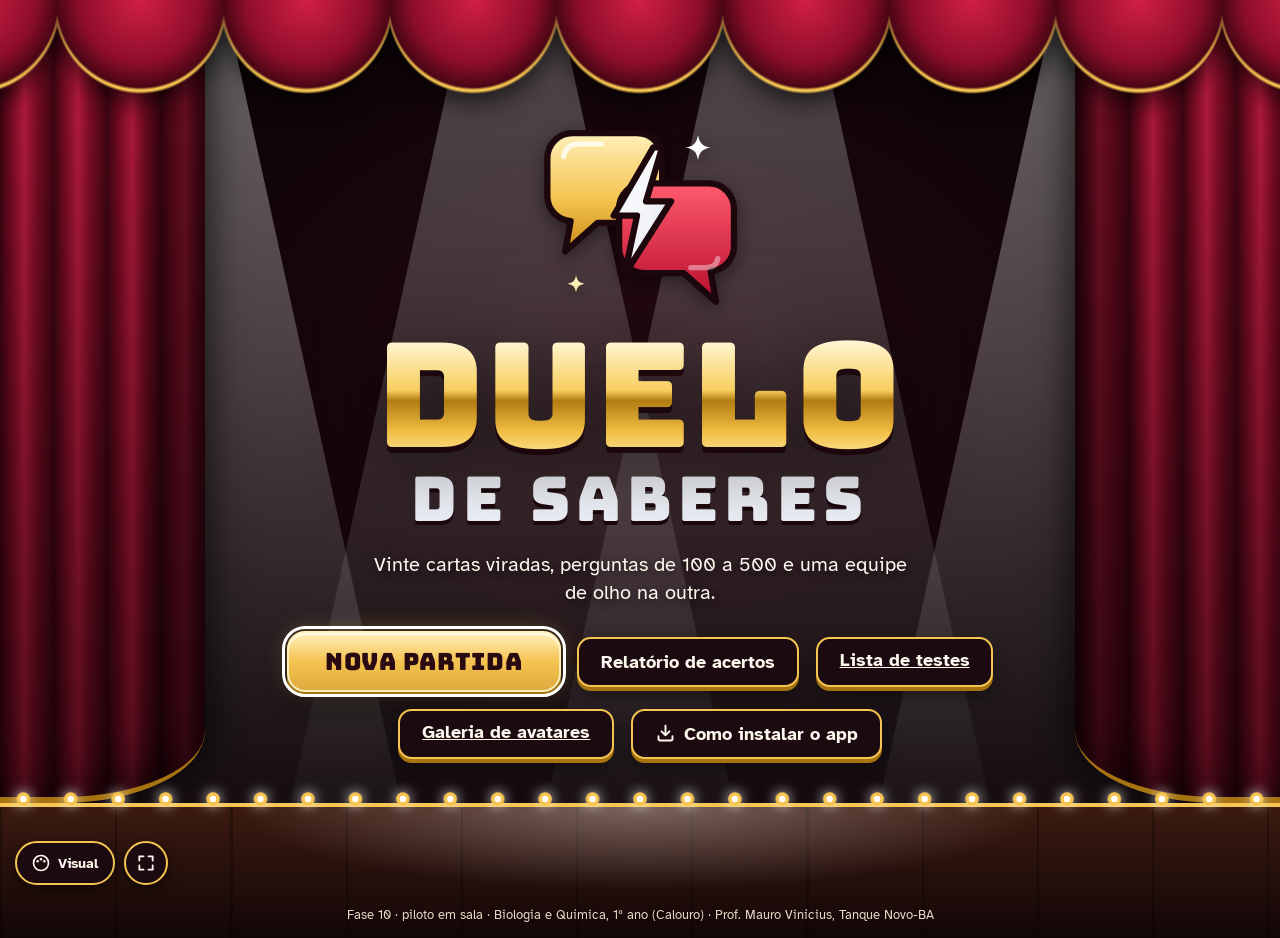
<file: index.html>
<!DOCTYPE html>
<html lang="pt-BR">
<head>
<meta charset="UTF-8">
<meta name="viewport" content="width=device-width, initial-scale=1, viewport-fit=cover">
<meta name="theme-color" content="#0e0509">
<meta name="description" content="Jogo de perguntas por equipes para a sala de aula. Instalável e funciona sem internet.">
<title>Duelo de Saberes</title>
<link rel="manifest" href="manifest.webmanifest">
<link rel="icon" type="image/svg+xml" href="img/icone.svg">
<link rel="icon" type="image/png" sizes="32x32" href="img/icone-32.png">
<link rel="apple-touch-icon" href="img/icone-apple-180.png">
<meta name="mobile-web-app-capable" content="yes">
<meta name="apple-mobile-web-app-capable" content="yes">
<meta name="apple-mobile-web-app-title" content="Duelo">
<meta name="apple-mobile-web-app-status-bar-style" content="black">
<meta name="application-name" content="Duelo de Saberes">
<link rel="stylesheet" href="css/estilo.css">
<link rel="stylesheet" href="css/motor.css">
<link rel="stylesheet" href="css/avatares.css">
<link rel="stylesheet" href="css/relatorio.css">
<link rel="stylesheet" href="css/acessibilidade.css">
<link rel="stylesheet" href="css/pwa.css">
</head>
<body data-tema="palco" data-modo="escuro">
<div id="app" aria-live="polite"></div>
<div id="painel-visual"></div>
<noscript>O Duelo de Saberes precisa de JavaScript ativado.</noscript>
<script src="js/dados.js"></script>
<script src="js/avatares.js"></script>
<script src="js/logo.js"></script>
<script src="js/regras.js"></script>
<script src="js/sons.js"></script>
<script src="js/voz.js"></script>
<script src="js/pwa.js"></script>
<script src="js/app.js"></script>
</body>
</html>
</file>
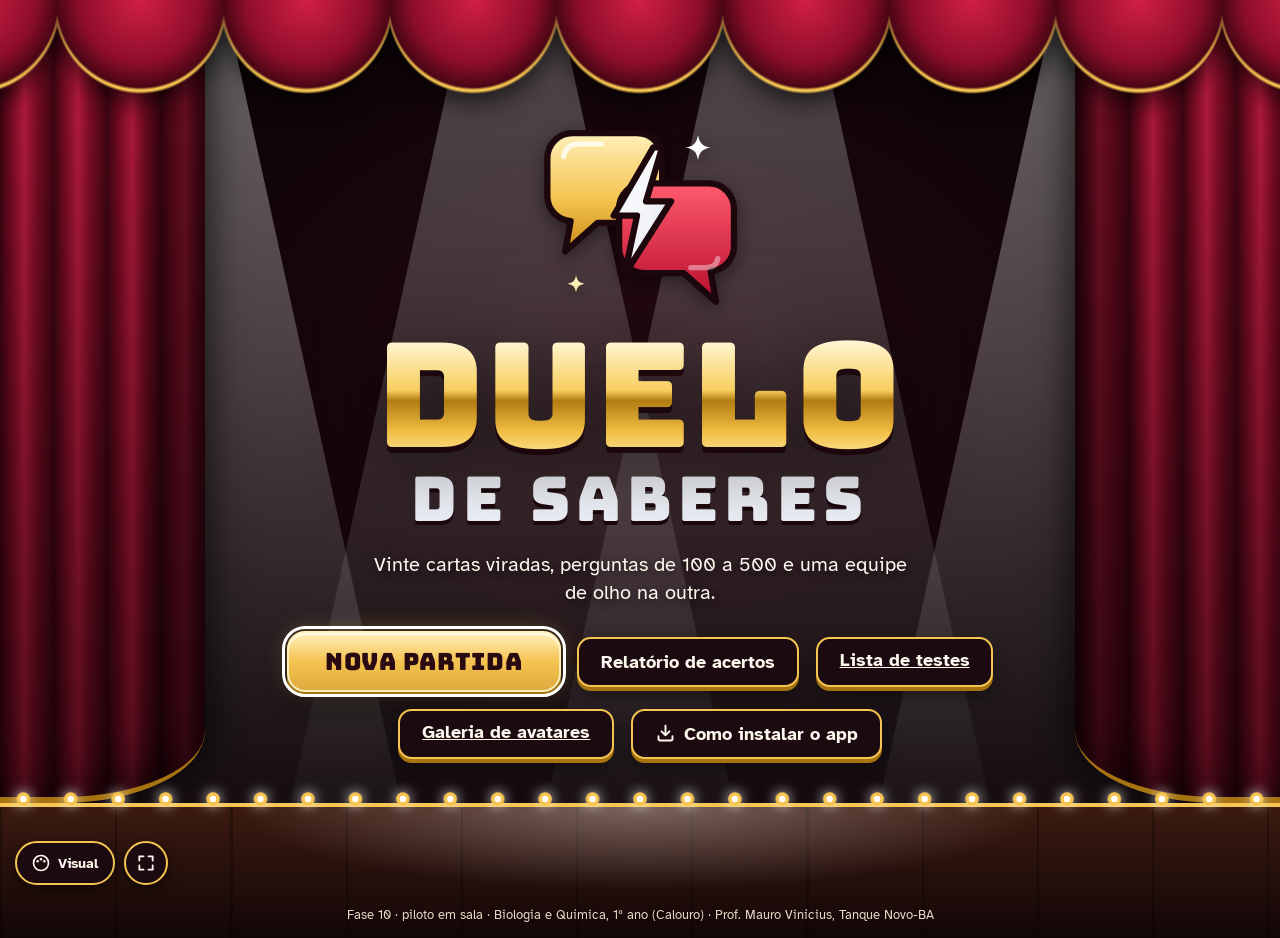
<file: motor/index.html>
<!DOCTYPE html>
<html lang="pt-BR">
<head>
<meta charset="UTF-8">
<meta name="viewport" content="width=device-width, initial-scale=1">
<meta name="theme-color" content="#0e0509">
<meta name="robots" content="noindex">
<title>Duelo de Saberes</title>
<!-- Desde a Fase 9 o jogo mora na raiz do site. Este endereço antigo (/motor/) só leva até lá,
     mantendo os parâmetros e a âncora, para que favoritos e atalhos antigos continuem funcionando. -->
<meta http-equiv="refresh" content="0; url=../">
<link rel="canonical" href="../">
<script>location.replace("../" + location.search + location.hash);</script>
<style>
  html, body { height: 100%; margin: 0; }
  body { display: grid; place-items: center; background: #0e0509; color: #FFF0B8;
    font-family: system-ui, -apple-system, "Segoe UI", Roboto, sans-serif; text-align: center; padding: 24px; box-sizing: border-box; }
  a { color: #F5C451; font-weight: 700; }
</style>
</head>
<body>
<p>O Duelo de Saberes mudou de endereço. Abrindo… Se não abrir sozinho, <a href="../">toque aqui</a>.</p>
</body>
</html>
</file>
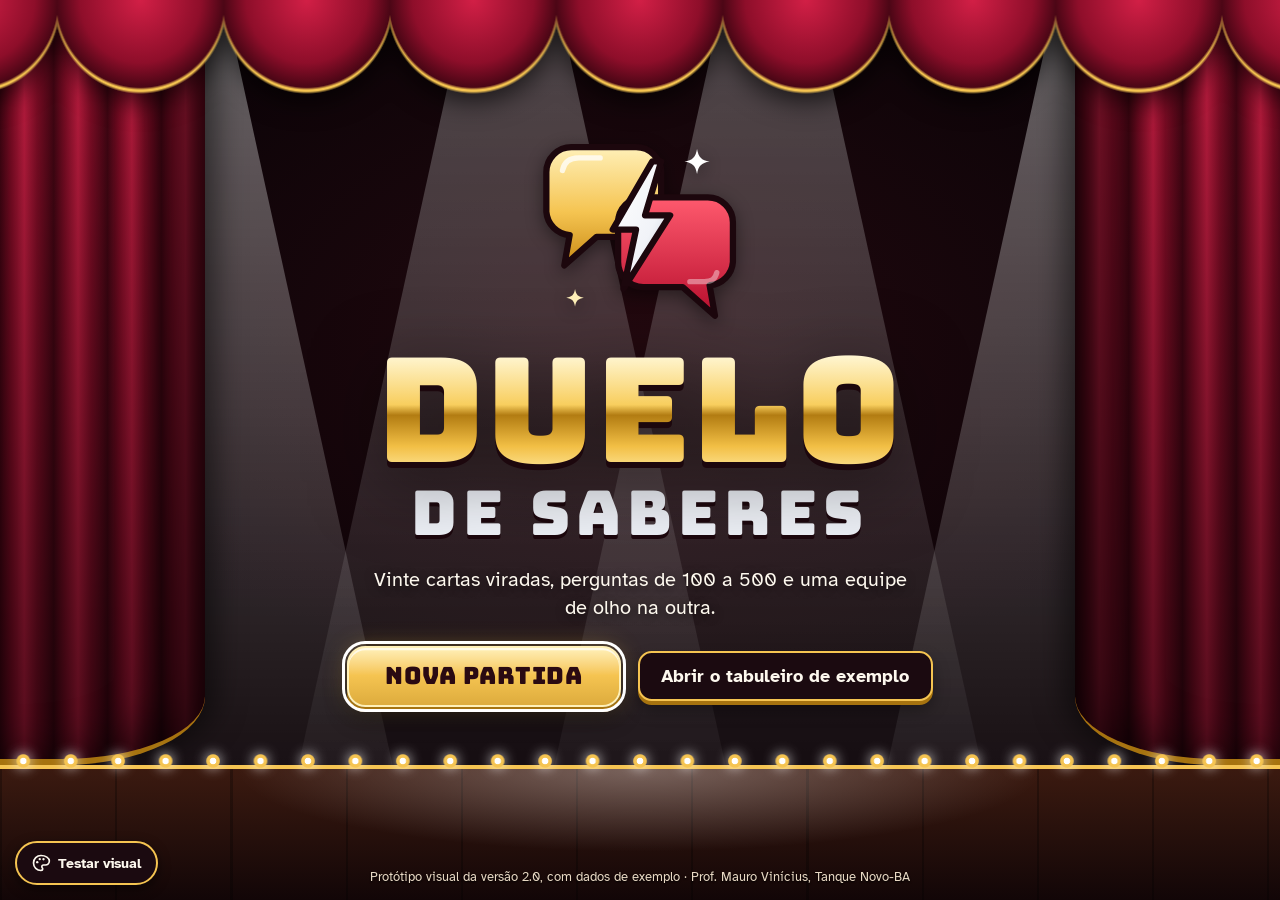
<file: prototipo/index.html>
<!DOCTYPE html>
<html lang="pt-BR">
<head>
<meta charset="UTF-8">
<meta name="viewport" content="width=device-width, initial-scale=1, viewport-fit=cover">
<meta name="theme-color" content="#0e0509">
<meta name="robots" content="noindex">
<title>Duelo de Saberes · Protótipo visual</title>
<link rel="icon" type="image/svg+xml" href="img/icone.svg">
<link rel="stylesheet" href="css/estilo.css">
</head>
<body data-tema="palco" data-modo="escuro">
<div id="app" aria-live="polite"></div>
<div id="painel-visual"></div>
<noscript>Este protótipo precisa de JavaScript ativado.</noscript>
<script src="js/dados-exemplo.js"></script>
<script src="js/logo.js"></script>
<script src="js/app.js"></script>
</body>
</html>
</file>
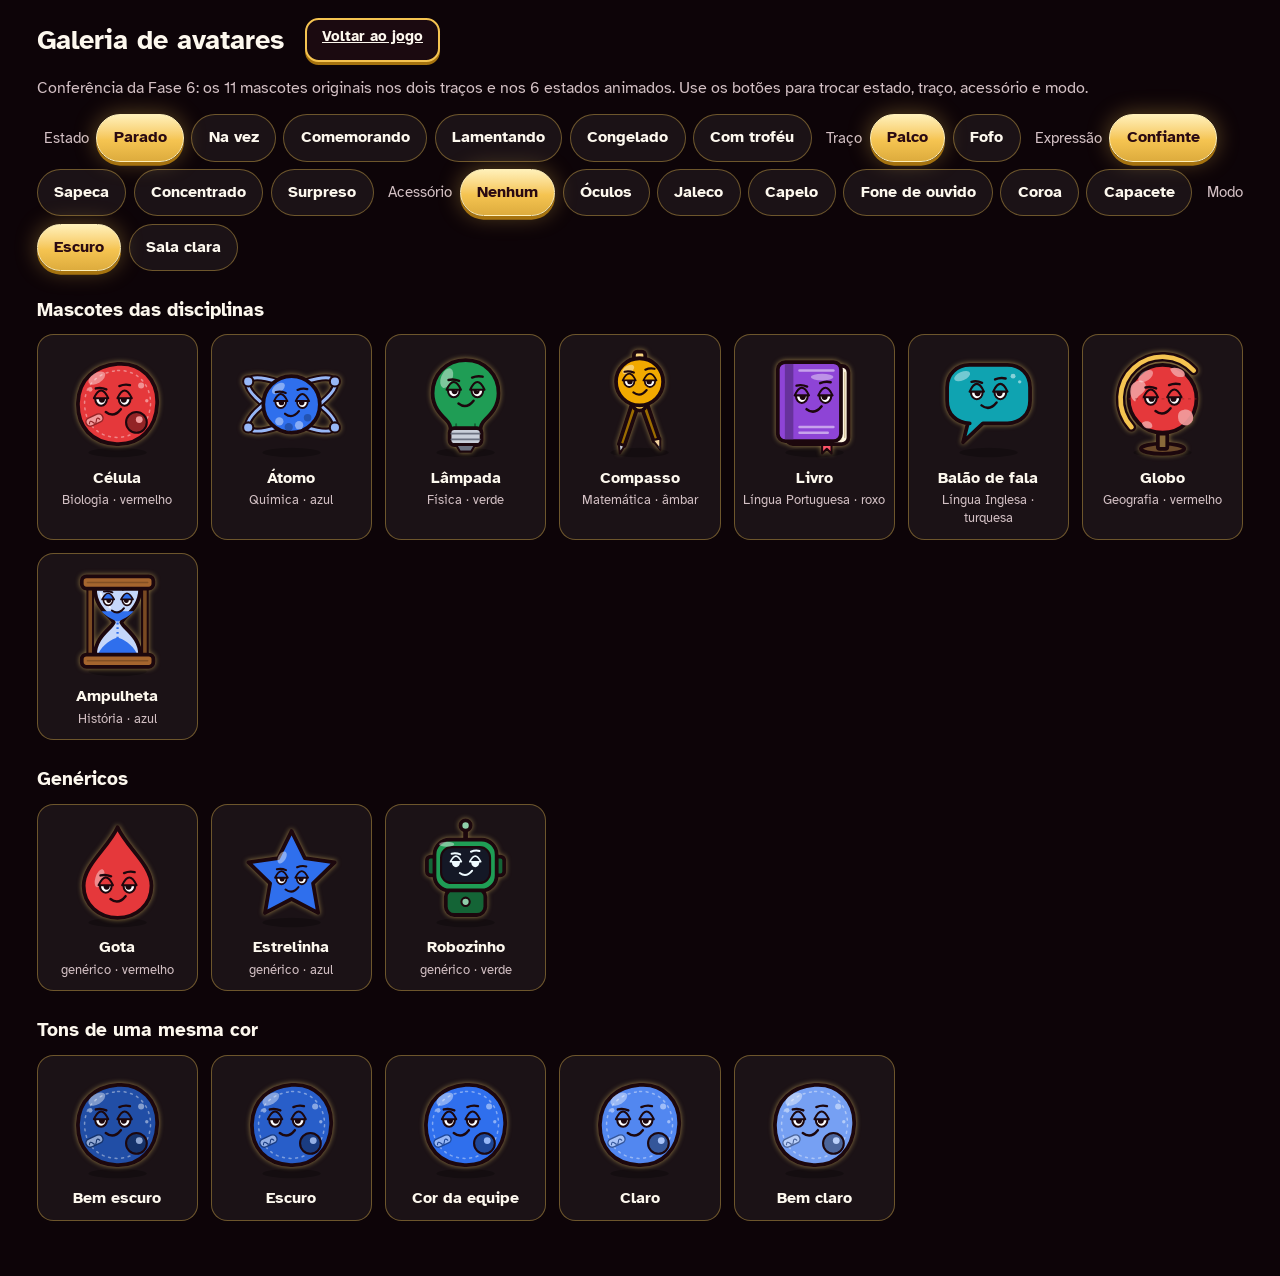
<file: avatares.html>
<!DOCTYPE html>
<html lang="pt-BR">
<head>
<meta charset="UTF-8">
<meta name="viewport" content="width=device-width, initial-scale=1, viewport-fit=cover">
<meta name="theme-color" content="#0e0509">
<meta name="robots" content="noindex">
<title>Galeria de avatares</title>
<link rel="icon" type="image/svg+xml" href="img/icone.svg">
<link rel="stylesheet" href="css/estilo.css">
<link rel="stylesheet" href="css/motor.css">
<link rel="stylesheet" href="css/avatares.css">
<style>
  /* Galeria de conferência da Fase 6: todos os mascotes, nos dois traços, em cada estado animado. */
  body { padding: 1rem clamp(.8rem, 3vw, 2rem) 3rem; }
  .gal-topo { display: flex; flex-wrap: wrap; align-items: center; gap: .8rem 1.2rem; margin-bottom: 1rem; }
  .gal-topo h1 { font-size: 1.5rem; }
  .gal-topo p { color: var(--tinta-suave); font-size: .9rem; flex-basis: 100%; }
  .gal-filtros { display: flex; flex-wrap: wrap; gap: .4rem; align-items: center; }
  .gal-filtros span { font-size: .8rem; color: var(--tinta-suave); margin-left: .4rem; }
  .gal-grade { display: grid; grid-template-columns: repeat(auto-fill, minmax(8.5rem, 1fr)); gap: .7rem; }
  .gal-item { display: flex; flex-direction: column; align-items: center; gap: .2rem; padding: .6rem .4rem; border-radius: .9rem; background: var(--painel); border: .1rem solid var(--borda); text-align: center; }
  .gal-item .avatar { width: 6.2rem; }
  .gal-item strong { font-size: .85rem; }
  .gal-item small { font-size: .7rem; color: var(--tinta-suave); }
  .gal-sec { margin: 1.4rem 0 .6rem; font-size: 1.05rem; }
</style>
</head>
<body data-tema="palco" data-modo="escuro">
<header class="gal-topo">
  <h1>Galeria de avatares</h1>
  <a class="botao botao-contorno botao-pequeno" href="index.html">Voltar ao jogo</a>
  <p>Conferência da Fase 6: os 11 mascotes originais nos dois traços e nos 6 estados animados. Use os botões para trocar estado, traço, acessório e modo.</p>
  <div class="gal-filtros" id="filtros"></div>
</header>
<main id="galeria"></main>
<script src="js/dados.js"></script>
<script src="js/avatares.js"></script>
<script>
(function () {
  "use strict";
  var A = window.AVATAR, D = window.DADOS;
  var s = { estado: "parado", estilo: "palco", acess: "nenhum", expr: "confiante", modo: "escuro" };
  function grupo(campo, lista, rotulo) {
    return '<span>' + rotulo + '</span>' + lista.map(function (x) {
      return '<button class="chip' + (s[campo] === x.id ? " ativa" : "") + '" data-campo="' + campo + '" data-valor="' + x.id + '">' + x.nome + '</button>';
    }).join("");
  }
  function desenhar() {
    document.body.dataset.modo = s.modo;
    document.getElementById("filtros").innerHTML =
      grupo("estado", A.ESTADOS, "Estado") + grupo("estilo", A.ESTILOS, "Traço") + grupo("expr", A.EXPRESSOES, "Expressão") +
      grupo("acess", A.ACESSORIOS, "Acessório") + grupo("modo", [{ id: "escuro", nome: "Escuro" }, { id: "claro", nome: "Sala clara" }], "Modo");
    var h = "", personagens = A.personagens;
    [["Mascotes das disciplinas", personagens.filter(function (p) { return p.disciplina; })], ["Genéricos", personagens.filter(function (p) { return !p.disciplina; })]].forEach(function (g) {
      h += '<h2 class="gal-sec">' + g[0] + '</h2><div class="gal-grade">' + g[1].map(function (p, k) {
        var cor = D.cores[k % D.cores.length];
        return '<div class="gal-item">' + A.svg({ base: p.id, expr: s.expr, acess: s.acess, tom: 0, estilo: s.estilo }, { cor: cor.hex, estado: s.estado }) +
          '<strong>' + p.nome + '</strong><small>' + (p.disciplina ? A.NOMES_DISCIPLINA[p.disciplina] : "genérico") + ' · ' + cor.nome.toLowerCase() + '</small></div>';
      }).join("") + '</div>';
    });
    h += '<h2 class="gal-sec">Tons de uma mesma cor</h2><div class="gal-grade">' + A.TONS.map(function (t) {
      return '<div class="gal-item">' + A.svg({ base: "celula", expr: s.expr, acess: s.acess, tom: t.id, estilo: s.estilo }, { cor: "#2F6FED", estado: s.estado }) + '<strong>' + t.nome + '</strong></div>';
    }).join("") + '</div>';
    document.getElementById("galeria").innerHTML = h;
  }
  document.addEventListener("click", function (ev) {
    var b = ev.target.closest("[data-campo]");
    if (!b) return;
    s[b.dataset.campo] = b.dataset.valor;
    desenhar();
  });
  desenhar();
})();
</script>
</body>
</html>
</file>
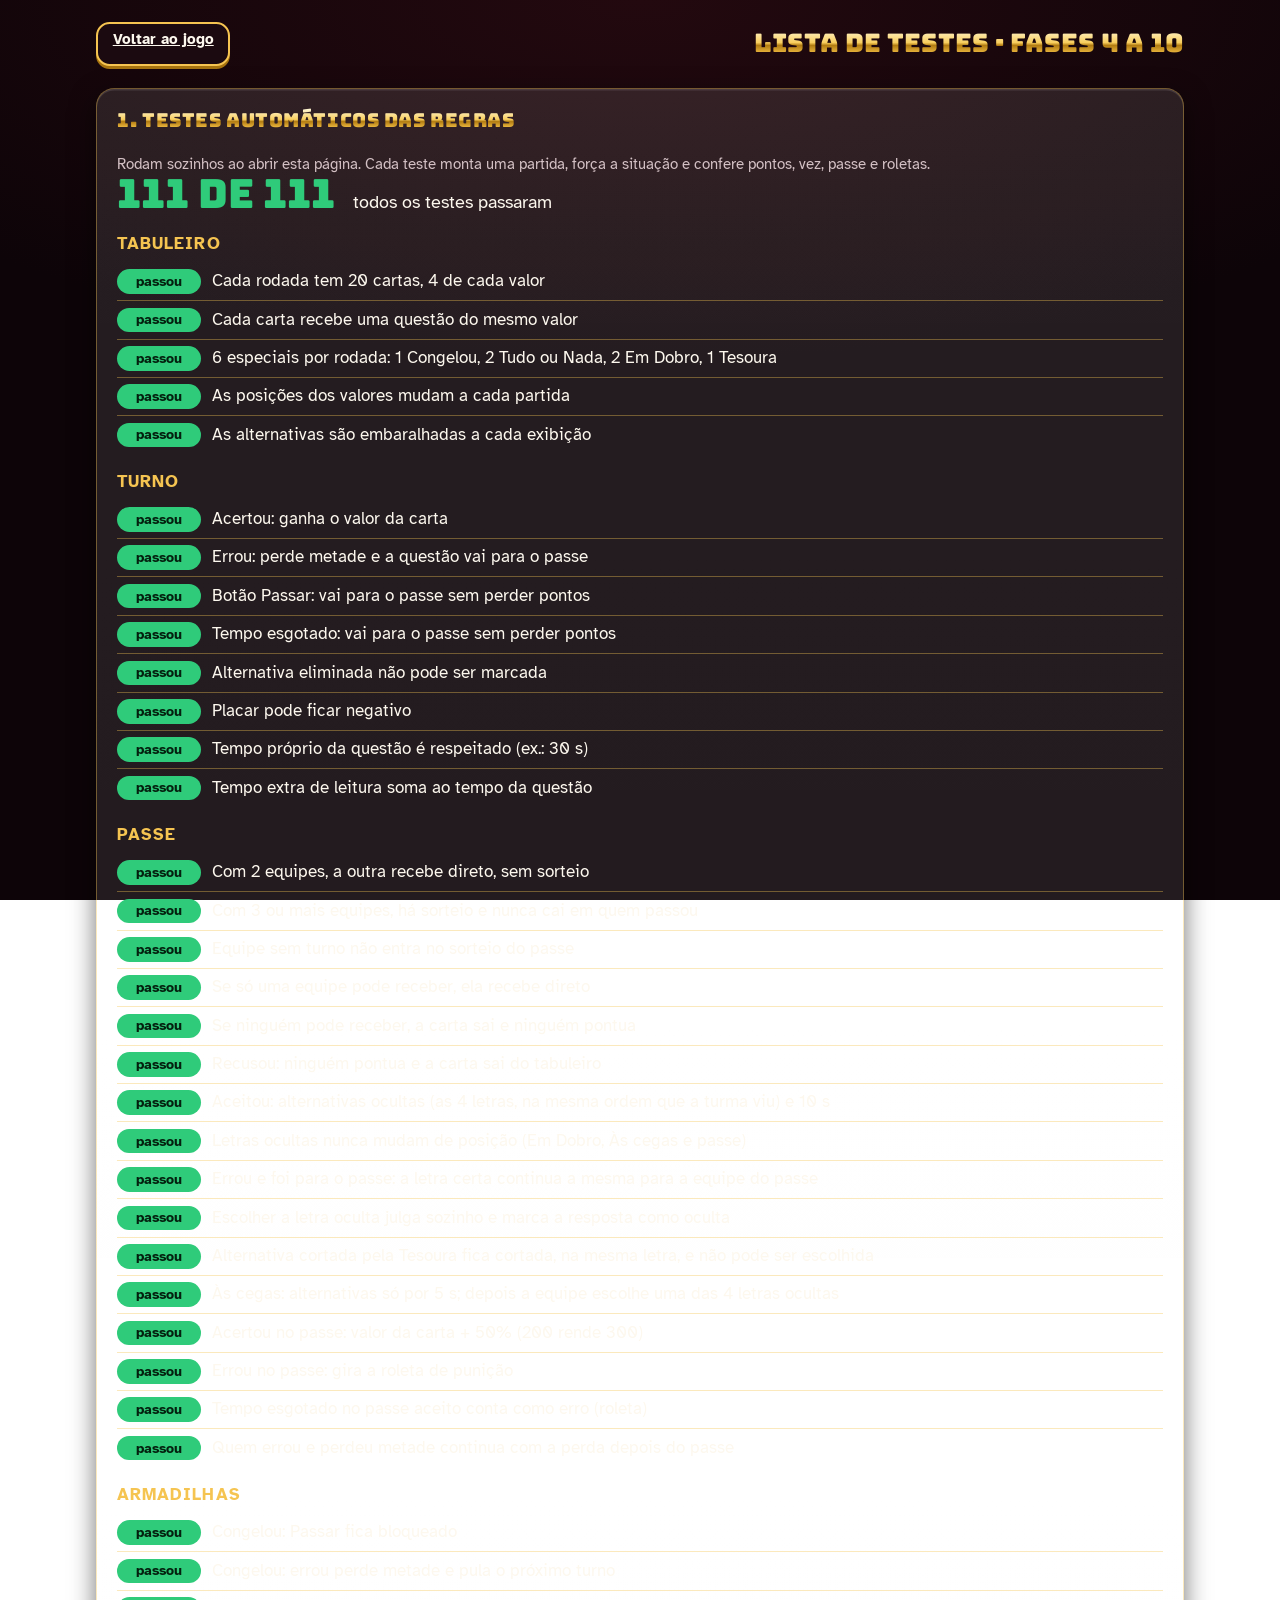
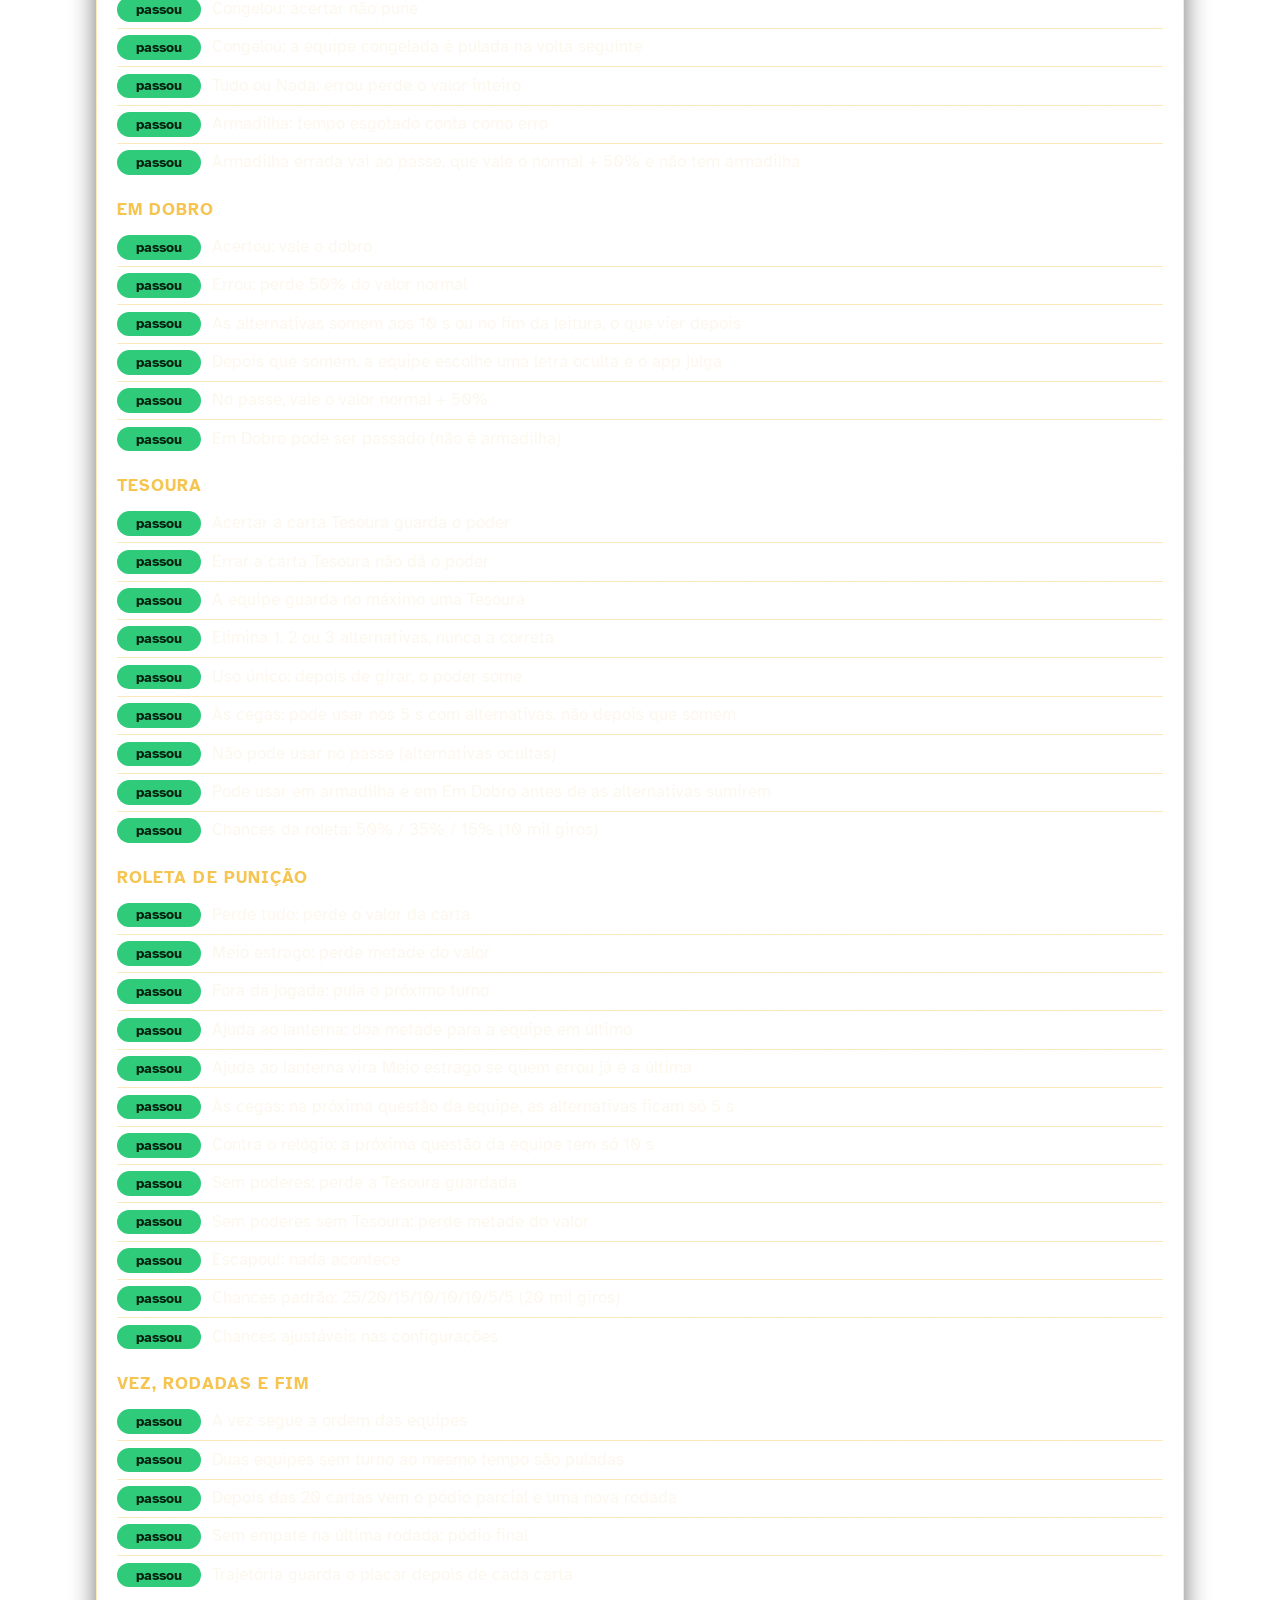
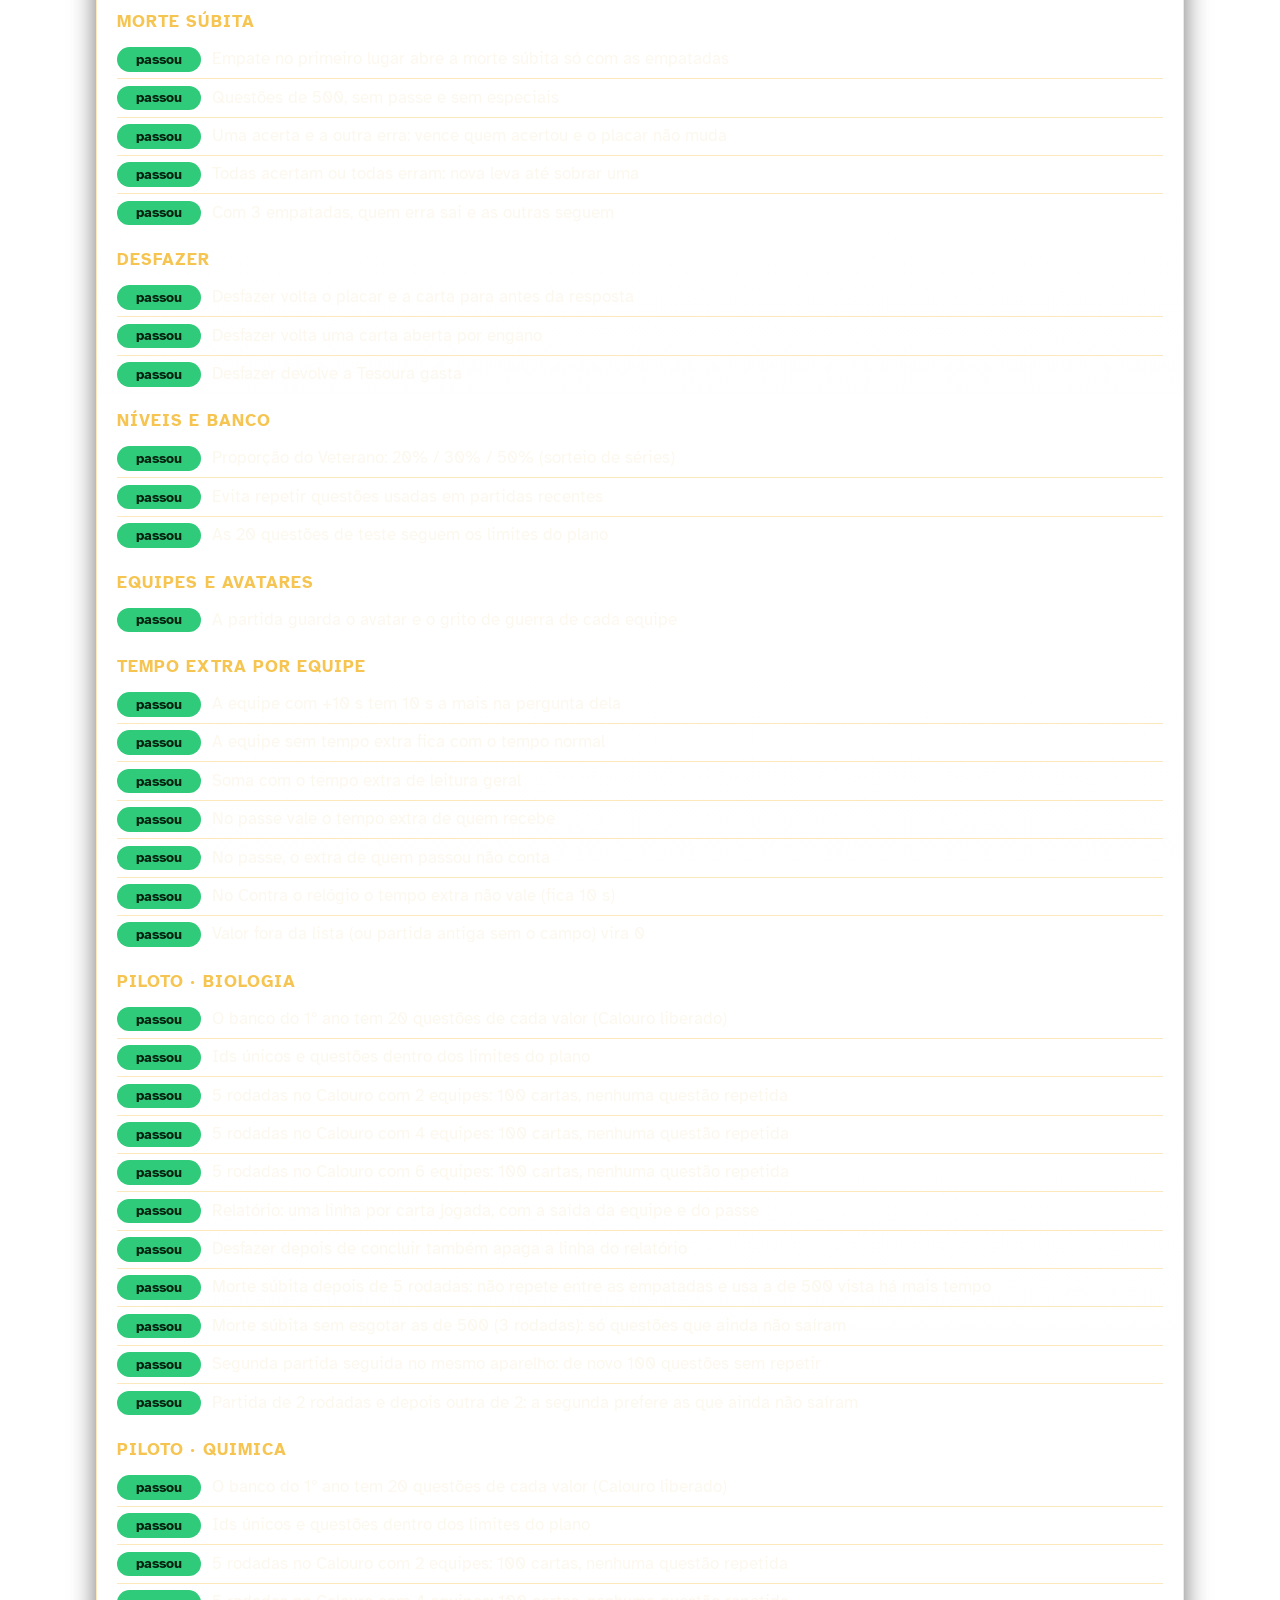
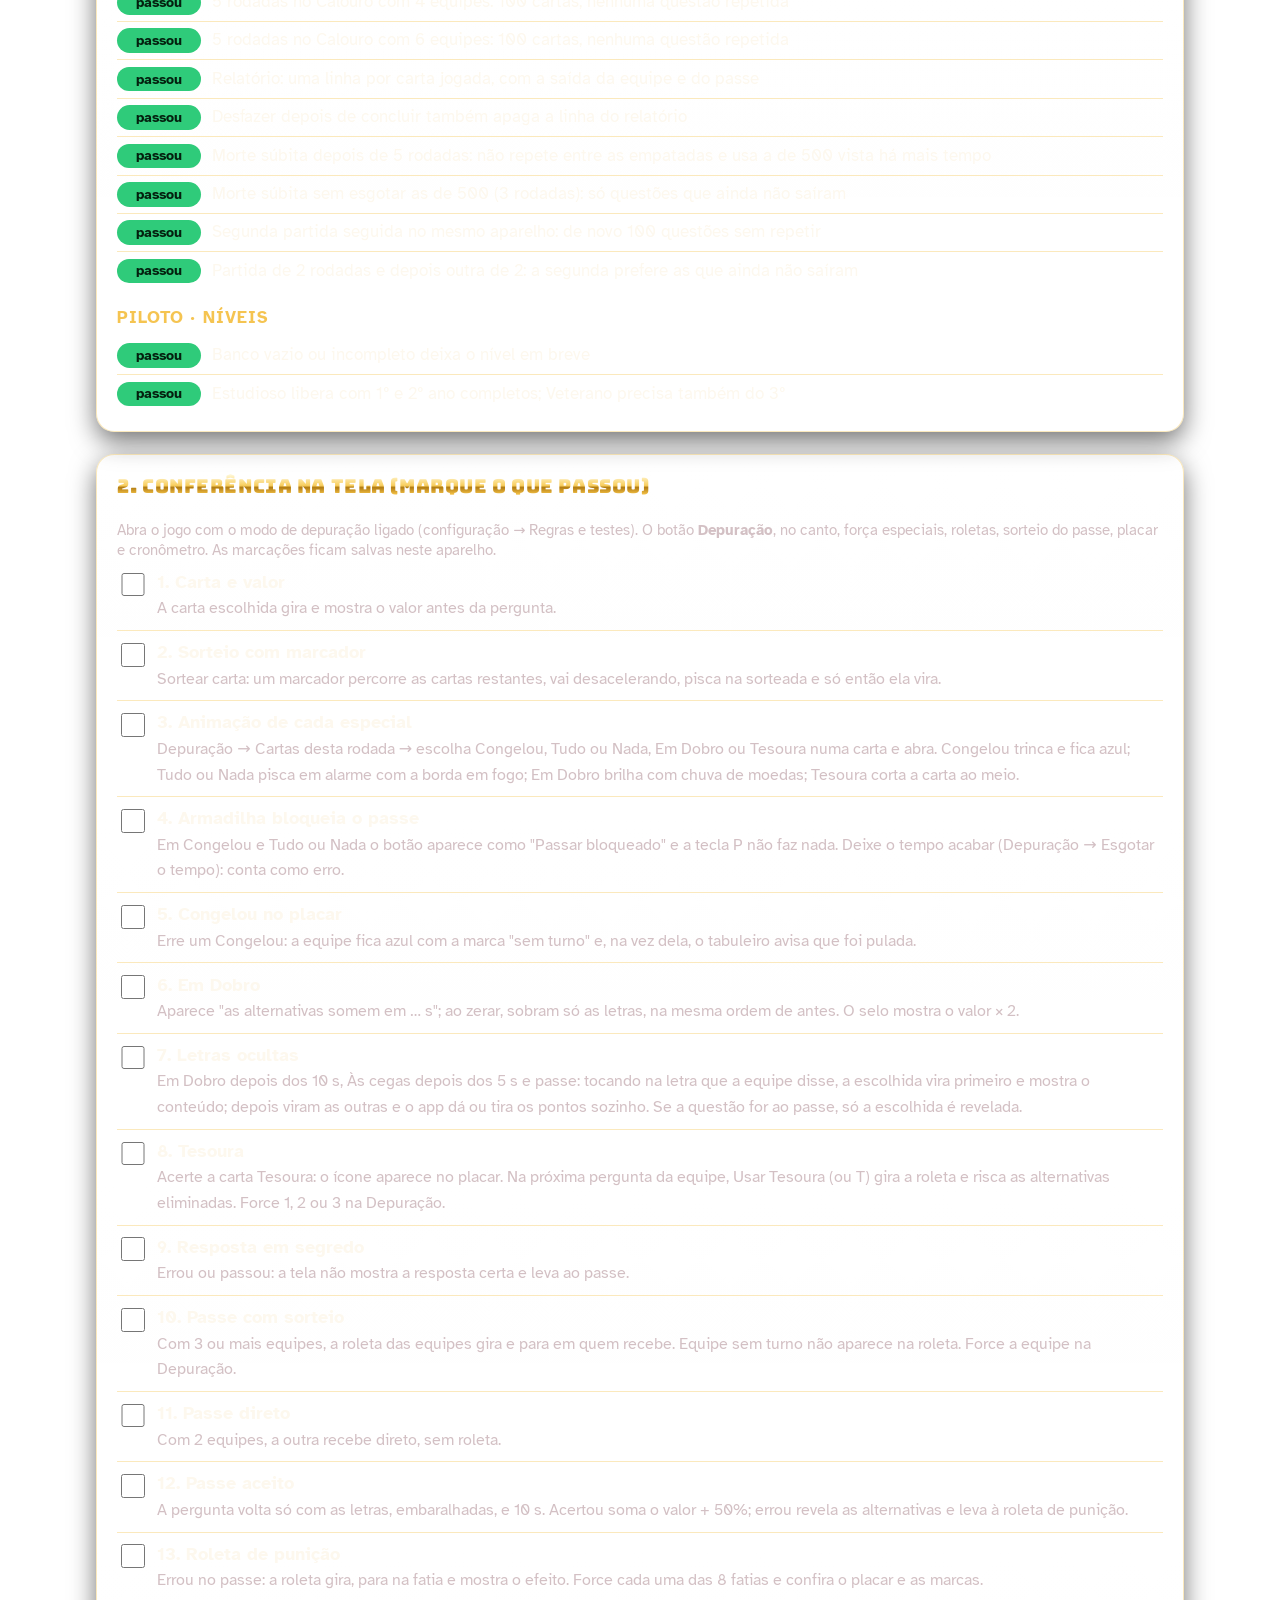
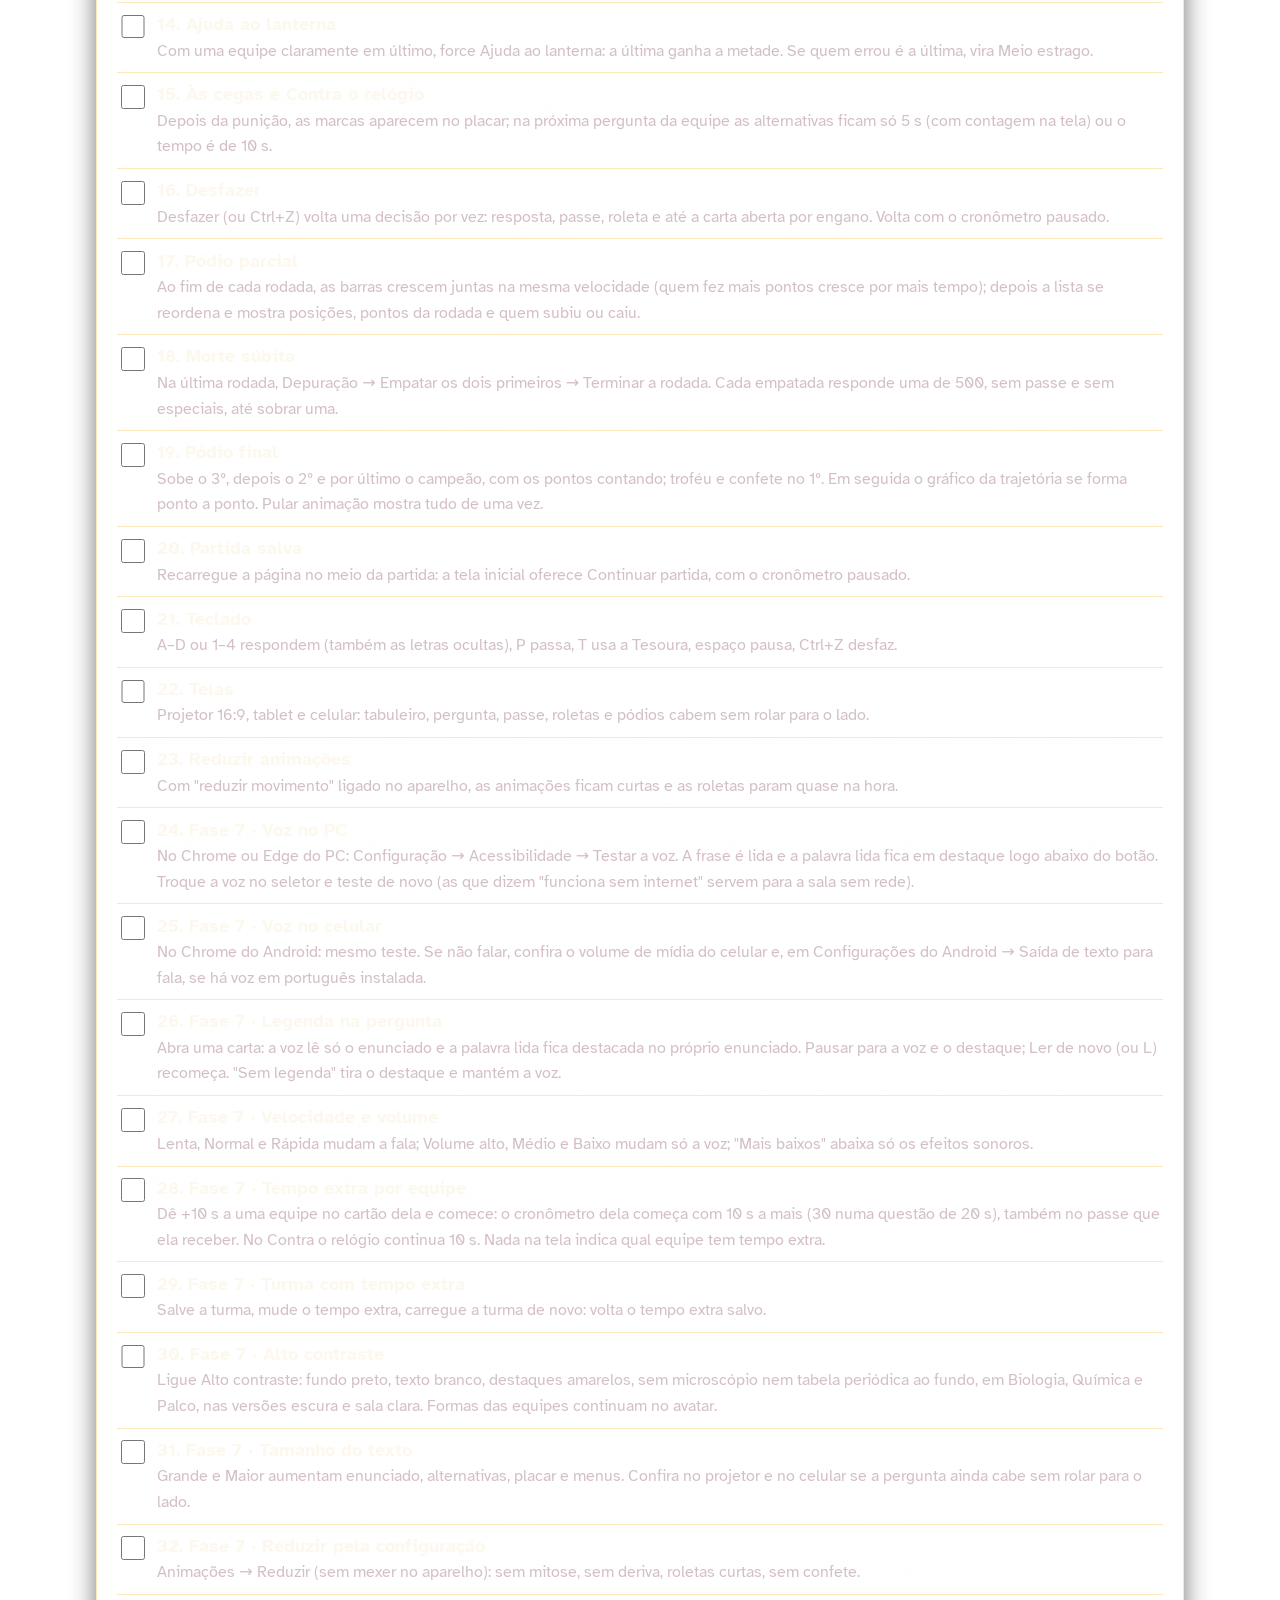
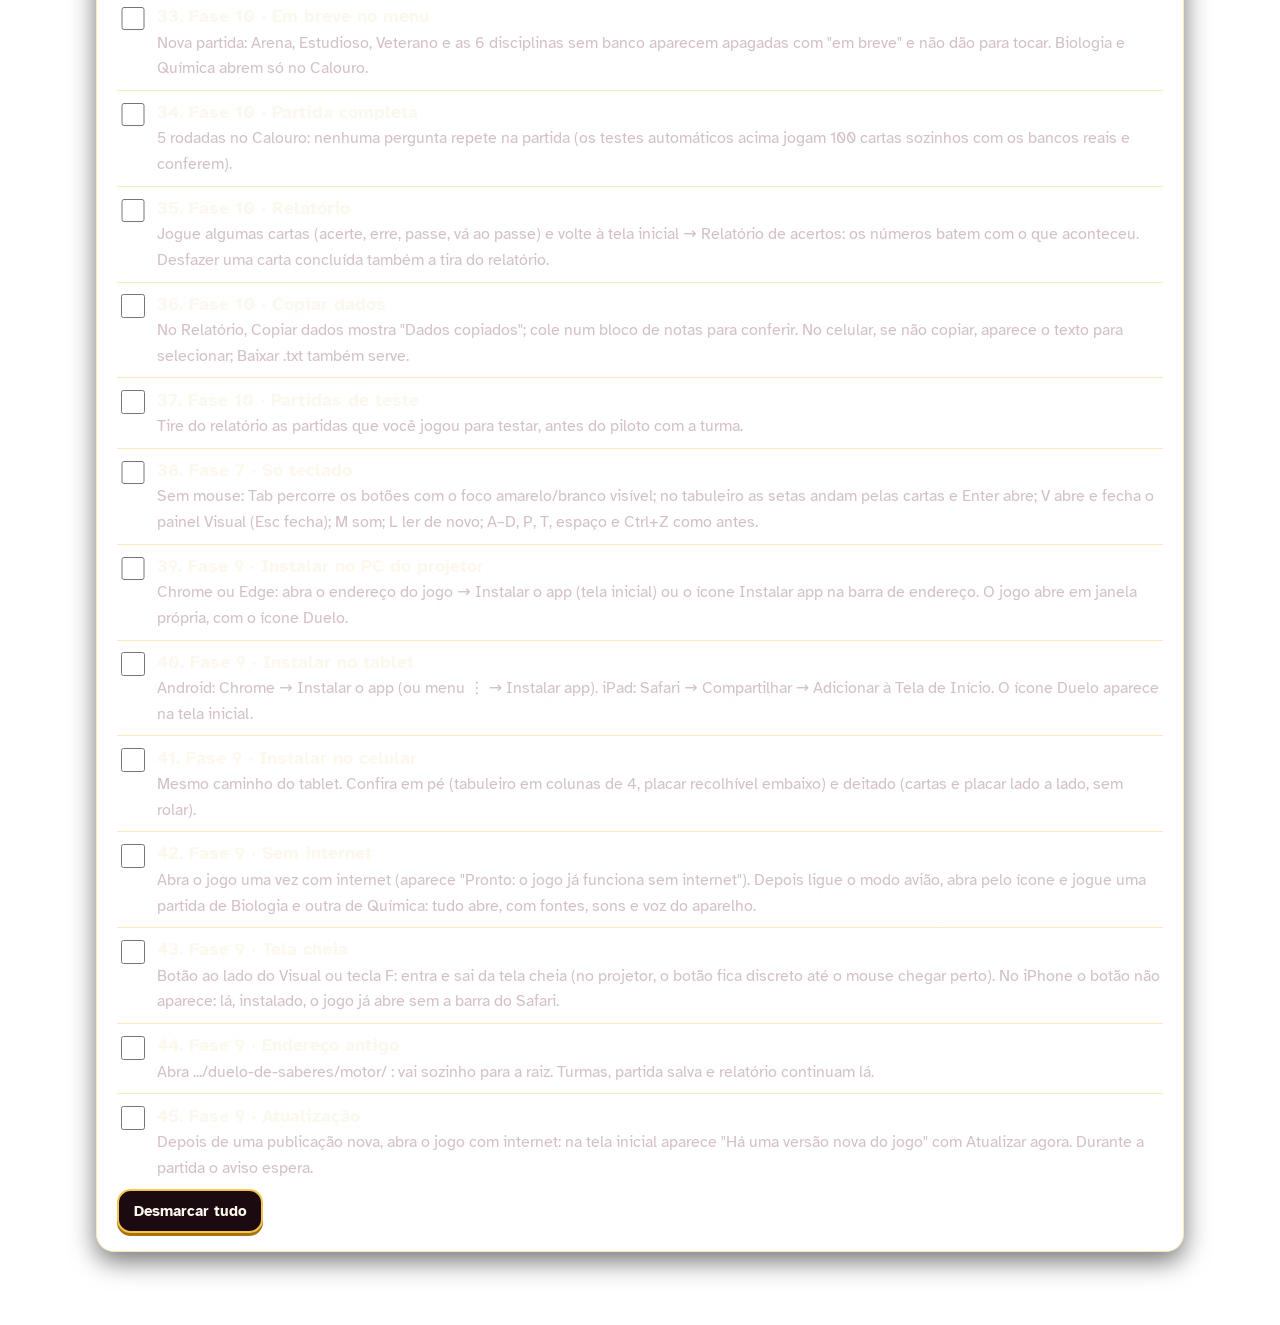
<file: testes.html>
<!DOCTYPE html>
<html lang="pt-BR">
<head>
<meta charset="UTF-8">
<meta name="viewport" content="width=device-width, initial-scale=1, viewport-fit=cover">
<meta name="theme-color" content="#0e0509">
<meta name="robots" content="noindex">
<title>Duelo de Saberes · Lista de testes</title>
<link rel="icon" type="image/svg+xml" href="img/icone.svg">
<link rel="stylesheet" href="css/estilo.css">
<style>
  body { background: radial-gradient(ellipse 90% 50% at 50% 0, var(--fundo-2), var(--fundo) 80%) fixed; }
  .pagina { max-width: 62rem; margin: 0 auto; padding: 1.2rem 1.2rem 4rem; display: grid; gap: 1.2rem; }
  .topo { display: flex; align-items: center; gap: 1rem; flex-wrap: wrap; }
  .topo h1 { font-size: 1.4rem; margin-left: auto; }
  .bloco h2 { font-size: 1.05rem; }
  .placar-testes { display: flex; gap: 1rem; flex-wrap: wrap; align-items: baseline; }
  .placar-testes b { font-family: var(--fonte-titulo); font-weight: 400; font-size: 2.2rem; line-height: 1; }
  .ok { color: var(--certo); } .falha { color: var(--errado); }
  .grupo { margin-top: .9rem; }
  .grupo h3 { font-size: .95rem; margin: 0 0 .35rem; color: var(--acento); text-transform: uppercase; letter-spacing: .06em; }
  .linha { display: flex; gap: .6rem; align-items: flex-start; padding: .35rem 0; border-bottom: .06rem solid var(--borda); font-size: .95rem; }
  .linha:last-child { border-bottom: 0; }
  .selo { flex: none; min-width: 4.6rem; text-align: center; font-weight: 700; font-size: .75rem; padding: .15rem .4rem; border-radius: 99rem; }
  .selo.ok { background: var(--certo); color: var(--sobre-certo); }
  .selo.falha { background: var(--errado); color: var(--sobre-errado); }
  .detalhe { display: block; color: var(--errado); font-size: .82rem; }
  .manual label { display: grid; grid-template-columns: 1.6rem 1fr; gap: .6rem; align-items: start; padding: .5rem 0; border-bottom: .06rem solid var(--borda); cursor: pointer; }
  .manual label:last-of-type { border-bottom: 0; }
  .manual input { width: 1.3rem; height: 1.3rem; margin-top: .15rem; accent-color: var(--acento); }
  .manual strong { display: block; }
  .manual span span { color: var(--tinta-suave); font-size: .88rem; }
  .acoes { display: flex; gap: .7rem; flex-wrap: wrap; }
  .nota { margin-top: .4rem; }
</style>
</head>
<body data-tema="palco" data-modo="escuro">
<main class="pagina">
  <header class="topo">
    <a class="botao botao-contorno botao-pequeno" href="./">Voltar ao jogo</a>
    <h1 class="barra-titulo">Lista de testes · Fases 4 a 10</h1>
  </header>

  <section class="bloco" aria-labelledby="t-auto">
    <h2 id="t-auto">1. Testes automáticos das regras</h2>
    <p class="nota">Rodam sozinhos ao abrir esta página. Cada teste monta uma partida, força a situação e confere pontos, vez, passe e roletas.</p>
    <div class="placar-testes" id="resumo" role="status">Rodando…</div>
    <div id="lista"></div>
  </section>

  <section class="bloco manual" aria-labelledby="t-manual">
    <h2 id="t-manual">2. Conferência na tela (marque o que passou)</h2>
    <p class="nota">Abra o jogo com o modo de depuração ligado (configuração → Regras e testes). O botão <b>Depuração</b>, no canto, força especiais, roletas, sorteio do passe, placar e cronômetro. As marcações ficam salvas neste aparelho.</p>
    <div id="manual"></div>
    <div class="acoes"><button class="botao botao-contorno botao-pequeno" id="limpar">Desmarcar tudo</button></div>
  </section>
</main>

<script src="js/regras.js"></script>
<script src="js/testes-regras.js"></script>
<script>
(function () {
  "use strict";
  function esc(t) { return String(t).replace(/[&<>"]/g, function (c) { return { "&": "&amp;", "<": "&lt;", ">": "&gt;", '"': "&quot;" }[c]; }); }

  /* ---------- automáticos ---------- */
  function json(u) { return fetch(u, { cache: "no-cache" }).then(function (r) { if (!r.ok) throw new Error(u + ": HTTP " + r.status); return r.json(); }); }
  /* Fase 10: além das regras (questões de teste), partidas inteiras de 5 rodadas com os bancos reais */
  Promise.all([json("questoes/teste-biologia-1.json"), json("dados/questoes/biologia-1.json"), json("dados/questoes/quimica-1.json")])
    .then(function (b) {
      var banco = b[0];
      var res = window.TESTES_REGRAS(window.REGRAS, banco).concat(window.TESTES_PILOTO(window.REGRAS, { biologia: b[1], quimica: b[2] })), falhas = res.filter(function (r) { return !r.ok; });
      document.getElementById("resumo").innerHTML =
        '<b class="' + (falhas.length ? "falha" : "ok") + '">' + (res.length - falhas.length) + ' de ' + res.length + '</b>' +
        '<span>' + (falhas.length ? falhas.length + " teste(s) falharam" : "todos os testes passaram") + '</span>';
      var grupos = {}, ordem = [];
      res.forEach(function (r) { if (!grupos[r.grupo]) { grupos[r.grupo] = []; ordem.push(r.grupo); } grupos[r.grupo].push(r); });
      document.getElementById("lista").innerHTML = ordem.map(function (g) {
        return '<div class="grupo"><h3>' + esc(g) + '</h3>' + grupos[g].map(function (r) {
          return '<div class="linha"><span class="selo ' + (r.ok ? "ok" : "falha") + '">' + (r.ok ? "passou" : "falhou") + '</span>' +
            '<span>' + esc(r.nome) + (r.detalhe ? '<span class="detalhe">' + esc(r.detalhe) + '</span>' : '') + '</span></div>';
        }).join("") + '</div>';
      }).join("");
    })
    .catch(function (e) {
      document.getElementById("resumo").innerHTML = '<span class="falha">Não consegui abrir as questões de teste (' + esc(e.message) + '). Abra esta página pelo GitHub Pages.</span>';
    });

  /* ---------- conferência manual ---------- */
  var ITENS = [
    ["Carta e valor", "A carta escolhida gira e mostra o valor antes da pergunta."],
    ["Sorteio com marcador", "Sortear carta: um marcador percorre as cartas restantes, vai desacelerando, pisca na sorteada e só então ela vira."],
    ["Animação de cada especial", "Depuração → Cartas desta rodada → escolha Congelou, Tudo ou Nada, Em Dobro ou Tesoura numa carta e abra. Congelou trinca e fica azul; Tudo ou Nada pisca em alarme com a borda em fogo; Em Dobro brilha com chuva de moedas; Tesoura corta a carta ao meio."],
    ["Armadilha bloqueia o passe", "Em Congelou e Tudo ou Nada o botão aparece como \"Passar bloqueado\" e a tecla P não faz nada. Deixe o tempo acabar (Depuração → Esgotar o tempo): conta como erro."],
    ["Congelou no placar", "Erre um Congelou: a equipe fica azul com a marca \"sem turno\" e, na vez dela, o tabuleiro avisa que foi pulada."],
    ["Em Dobro", "Aparece \"as alternativas somem em … s\"; ao zerar, sobram só as letras, na mesma ordem de antes. O selo mostra o valor × 2."],
    ["Letras ocultas", "Em Dobro depois dos 10 s, Às cegas depois dos 5 s e passe: tocando na letra que a equipe disse, a escolhida vira primeiro e mostra o conteúdo; depois viram as outras e o app dá ou tira os pontos sozinho. Se a questão for ao passe, só a escolhida é revelada."],
    ["Tesoura", "Acerte a carta Tesoura: o ícone aparece no placar. Na próxima pergunta da equipe, Usar Tesoura (ou T) gira a roleta e risca as alternativas eliminadas. Force 1, 2 ou 3 na Depuração."],
    ["Resposta em segredo", "Errou ou passou: a tela não mostra a resposta certa e leva ao passe."],
    ["Passe com sorteio", "Com 3 ou mais equipes, a roleta das equipes gira e para em quem recebe. Equipe sem turno não aparece na roleta. Force a equipe na Depuração."],
    ["Passe direto", "Com 2 equipes, a outra recebe direto, sem roleta."],
    ["Passe aceito", "A pergunta volta só com as letras, embaralhadas, e 10 s. Acertou soma o valor + 50%; errou revela as alternativas e leva à roleta de punição."],
    ["Roleta de punição", "Errou no passe: a roleta gira, para na fatia e mostra o efeito. Force cada uma das 8 fatias e confira o placar e as marcas."],
    ["Ajuda ao lanterna", "Com uma equipe claramente em último, force Ajuda ao lanterna: a última ganha a metade. Se quem errou é a última, vira Meio estrago."],
    ["Às cegas e Contra o relógio", "Depois da punição, as marcas aparecem no placar; na próxima pergunta da equipe as alternativas ficam só 5 s (com contagem na tela) ou o tempo é de 10 s."],
    ["Desfazer", "Desfazer (ou Ctrl+Z) volta uma decisão por vez: resposta, passe, roleta e até a carta aberta por engano. Volta com o cronômetro pausado."],
    ["Pódio parcial", "Ao fim de cada rodada, as barras crescem juntas na mesma velocidade (quem fez mais pontos cresce por mais tempo); depois a lista se reordena e mostra posições, pontos da rodada e quem subiu ou caiu."],
    ["Morte súbita", "Na última rodada, Depuração → Empatar os dois primeiros → Terminar a rodada. Cada empatada responde uma de 500, sem passe e sem especiais, até sobrar uma."],
    ["Pódio final", "Sobe o 3º, depois o 2º e por último o campeão, com os pontos contando; troféu e confete no 1º. Em seguida o gráfico da trajetória se forma ponto a ponto. Pular animação mostra tudo de uma vez."],
    ["Partida salva", "Recarregue a página no meio da partida: a tela inicial oferece Continuar partida, com o cronômetro pausado."],
    ["Teclado", "A–D ou 1–4 respondem (também as letras ocultas), P passa, T usa a Tesoura, espaço pausa, Ctrl+Z desfaz."],
    ["Telas", "Projetor 16:9, tablet e celular: tabuleiro, pergunta, passe, roletas e pódios cabem sem rolar para o lado."],
    ["Reduzir animações", "Com \"reduzir movimento\" ligado no aparelho, as animações ficam curtas e as roletas param quase na hora."],
    ["Fase 7 · Voz no PC", "No Chrome ou Edge do PC: Configuração → Acessibilidade → Testar a voz. A frase é lida e a palavra lida fica em destaque logo abaixo do botão. Troque a voz no seletor e teste de novo (as que dizem \"funciona sem internet\" servem para a sala sem rede)."],
    ["Fase 7 · Voz no celular", "No Chrome do Android: mesmo teste. Se não falar, confira o volume de mídia do celular e, em Configurações do Android → Saída de texto para fala, se há voz em português instalada."],
    ["Fase 7 · Legenda na pergunta", "Abra uma carta: a voz lê só o enunciado e a palavra lida fica destacada no próprio enunciado. Pausar para a voz e o destaque; Ler de novo (ou L) recomeça. \"Sem legenda\" tira o destaque e mantém a voz."],
    ["Fase 7 · Velocidade e volume", "Lenta, Normal e Rápida mudam a fala; Volume alto, Médio e Baixo mudam só a voz; \"Mais baixos\" abaixa só os efeitos sonoros."],
    ["Fase 7 · Tempo extra por equipe", "Dê +10 s a uma equipe no cartão dela e comece: o cronômetro dela começa com 10 s a mais (30 numa questão de 20 s), também no passe que ela receber. No Contra o relógio continua 10 s. Nada na tela indica qual equipe tem tempo extra."],
    ["Fase 7 · Turma com tempo extra", "Salve a turma, mude o tempo extra, carregue a turma de novo: volta o tempo extra salvo."],
    ["Fase 7 · Alto contraste", "Ligue Alto contraste: fundo preto, texto branco, destaques amarelos, sem microscópio nem tabela periódica ao fundo, em Biologia, Química e Palco, nas versões escura e sala clara. Formas das equipes continuam no avatar."],
    ["Fase 7 · Tamanho do texto", "Grande e Maior aumentam enunciado, alternativas, placar e menus. Confira no projetor e no celular se a pergunta ainda cabe sem rolar para o lado."],
    ["Fase 7 · Reduzir pela configuração", "Animações → Reduzir (sem mexer no aparelho): sem mitose, sem deriva, roletas curtas, sem confete."],
    ["Fase 10 · Em breve no menu", "Nova partida: Arena, Estudioso, Veterano e as 6 disciplinas sem banco aparecem apagadas com \"em breve\" e não dão para tocar. Biologia e Química abrem só no Calouro."],
    ["Fase 10 · Partida completa", "5 rodadas no Calouro: nenhuma pergunta repete na partida (os testes automáticos acima jogam 100 cartas sozinhos com os bancos reais e conferem)."],
    ["Fase 10 · Relatório", "Jogue algumas cartas (acerte, erre, passe, vá ao passe) e volte à tela inicial → Relatório de acertos: os números batem com o que aconteceu. Desfazer uma carta concluída também a tira do relatório."],
    ["Fase 10 · Copiar dados", "No Relatório, Copiar dados mostra \"Dados copiados\"; cole num bloco de notas para conferir. No celular, se não copiar, aparece o texto para selecionar; Baixar .txt também serve."],
    ["Fase 10 · Partidas de teste", "Tire do relatório as partidas que você jogou para testar, antes do piloto com a turma."],
    ["Fase 7 · Só teclado", "Sem mouse: Tab percorre os botões com o foco amarelo/branco visível; no tabuleiro as setas andam pelas cartas e Enter abre; V abre e fecha o painel Visual (Esc fecha); M som; L ler de novo; A–D, P, T, espaço e Ctrl+Z como antes."],
    ["Fase 9 · Instalar no PC do projetor", "Chrome ou Edge: abra o endereço do jogo → Instalar o app (tela inicial) ou o ícone Instalar app na barra de endereço. O jogo abre em janela própria, com o ícone Duelo."],
    ["Fase 9 · Instalar no tablet", "Android: Chrome → Instalar o app (ou menu ⋮ → Instalar app). iPad: Safari → Compartilhar → Adicionar à Tela de Início. O ícone Duelo aparece na tela inicial."],
    ["Fase 9 · Instalar no celular", "Mesmo caminho do tablet. Confira em pé (tabuleiro em colunas de 4, placar recolhível embaixo) e deitado (cartas e placar lado a lado, sem rolar)."],
    ["Fase 9 · Sem internet", "Abra o jogo uma vez com internet (aparece \"Pronto: o jogo já funciona sem internet\"). Depois ligue o modo avião, abra pelo ícone e jogue uma partida de Biologia e outra de Química: tudo abre, com fontes, sons e voz do aparelho."],
    ["Fase 9 · Tela cheia", "Botão ao lado do Visual ou tecla F: entra e sai da tela cheia (no projetor, o botão fica discreto até o mouse chegar perto). No iPhone o botão não aparece: lá, instalado, o jogo já abre sem a barra do Safari."],
    ["Fase 9 · Endereço antigo", "Abra .../duelo-de-saberes/motor/ : vai sozinho para a raiz. Turmas, partida salva e relatório continuam lá."],
    ["Fase 9 · Atualização", "Depois de uma publicação nova, abra o jogo com internet: na tela inicial aparece \"Há uma versão nova do jogo\" com Atualizar agora. Durante a partida o aviso espera."]
  ];
  var CH = "duelo-motor-testes-v1", marcados = {};
  try { marcados = JSON.parse(localStorage.getItem(CH) || "{}"); } catch (e) {}
  function salvar() { try { localStorage.setItem(CH, JSON.stringify(marcados)); } catch (e) {} }
  var caixa = document.getElementById("manual");
  caixa.innerHTML = ITENS.map(function (it, i) {
    return '<label><input type="checkbox" data-i="' + i + '"' + (marcados[i] ? " checked" : "") + '><span><strong>' + (i + 1) + '. ' + esc(it[0]) + '</strong><span>' + esc(it[1]) + '</span></span></label>';
  }).join("");
  caixa.addEventListener("change", function (ev) { var i = ev.target.dataset.i; if (i !== undefined) { marcados[i] = ev.target.checked; salvar(); } });
  document.getElementById("limpar").addEventListener("click", function () {
    marcados = {}; salvar();
    caixa.querySelectorAll("input").forEach(function (c) { c.checked = false; });
  });
})();
</script>
</body>
</html>
</file>
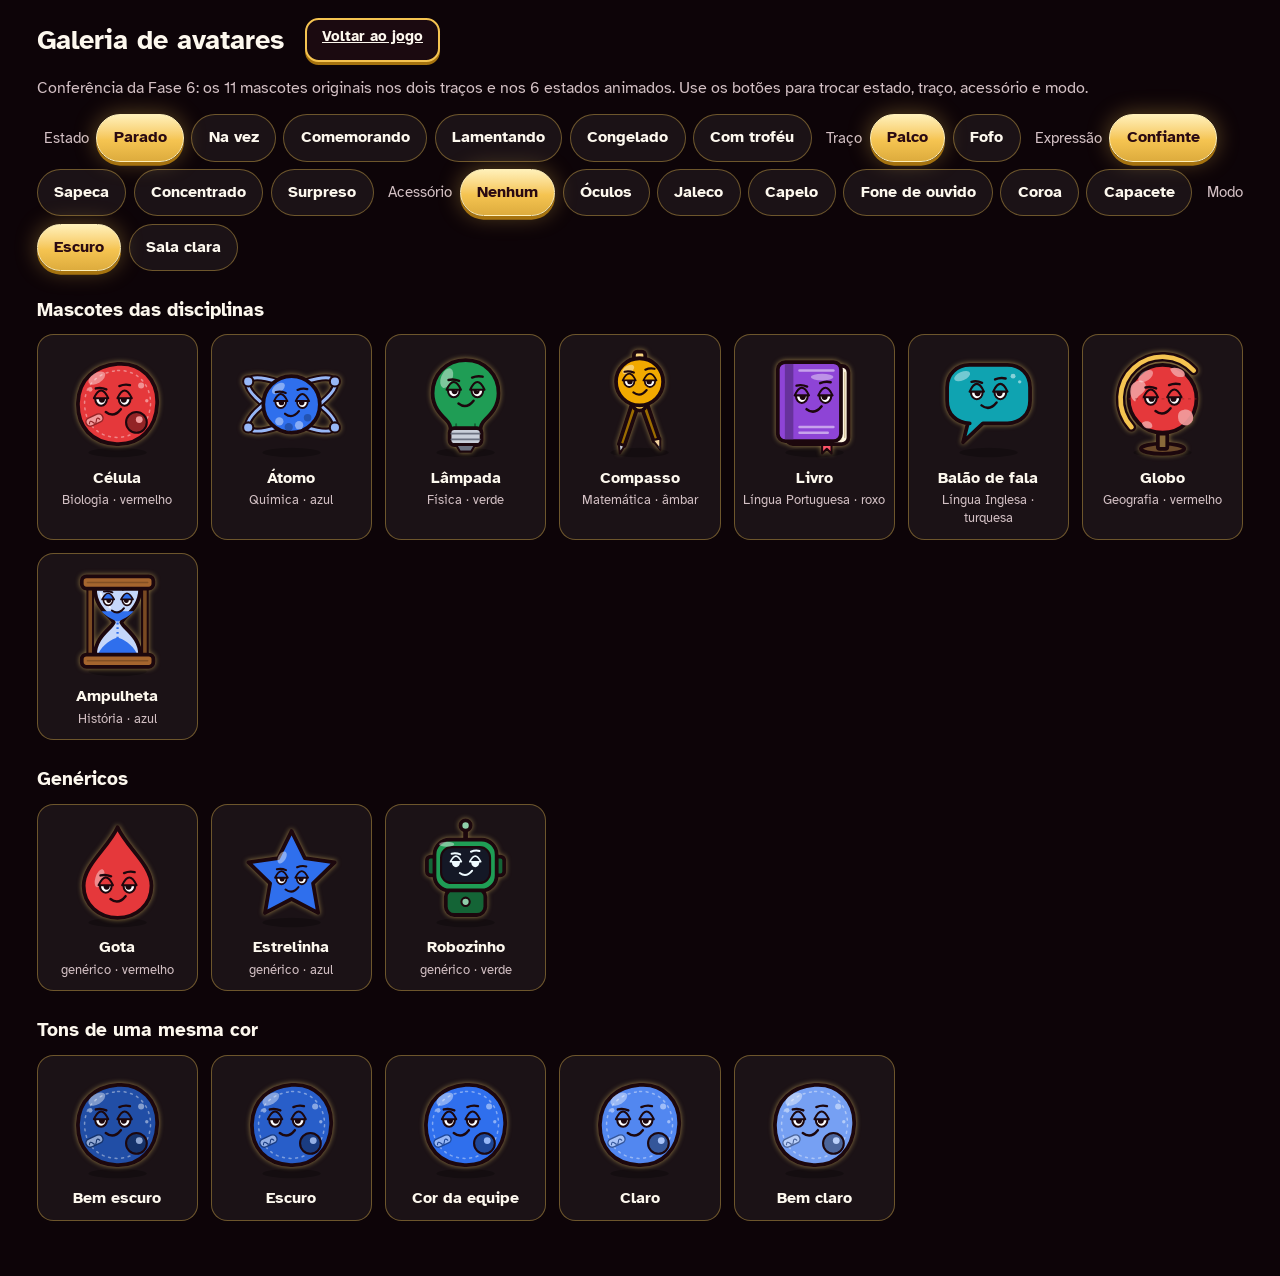
<file: motor/avatares.html>
<!DOCTYPE html>
<html lang="pt-BR">
<head>
<meta charset="UTF-8">
<meta name="viewport" content="width=device-width, initial-scale=1">
<meta name="theme-color" content="#0e0509">
<meta name="robots" content="noindex">
<title>Duelo de Saberes</title>
<!-- Desde a Fase 9 o jogo mora na raiz do site. Este endereço antigo (/motor/avatares.html) só leva até lá,
     mantendo os parâmetros e a âncora, para que favoritos e atalhos antigos continuem funcionando. -->
<meta http-equiv="refresh" content="0; url=../avatares.html">
<link rel="canonical" href="../avatares.html">
<script>location.replace("../avatares.html" + location.search + location.hash);</script>
<style>
  html, body { height: 100%; margin: 0; }
  body { display: grid; place-items: center; background: #0e0509; color: #FFF0B8;
    font-family: system-ui, -apple-system, "Segoe UI", Roboto, sans-serif; text-align: center; padding: 24px; box-sizing: border-box; }
  a { color: #F5C451; font-weight: 700; }
</style>
</head>
<body>
<p>O Duelo de Saberes mudou de endereço. Abrindo… Se não abrir sozinho, <a href="../avatares.html">toque aqui</a>.</p>
</body>
</html>
</file>
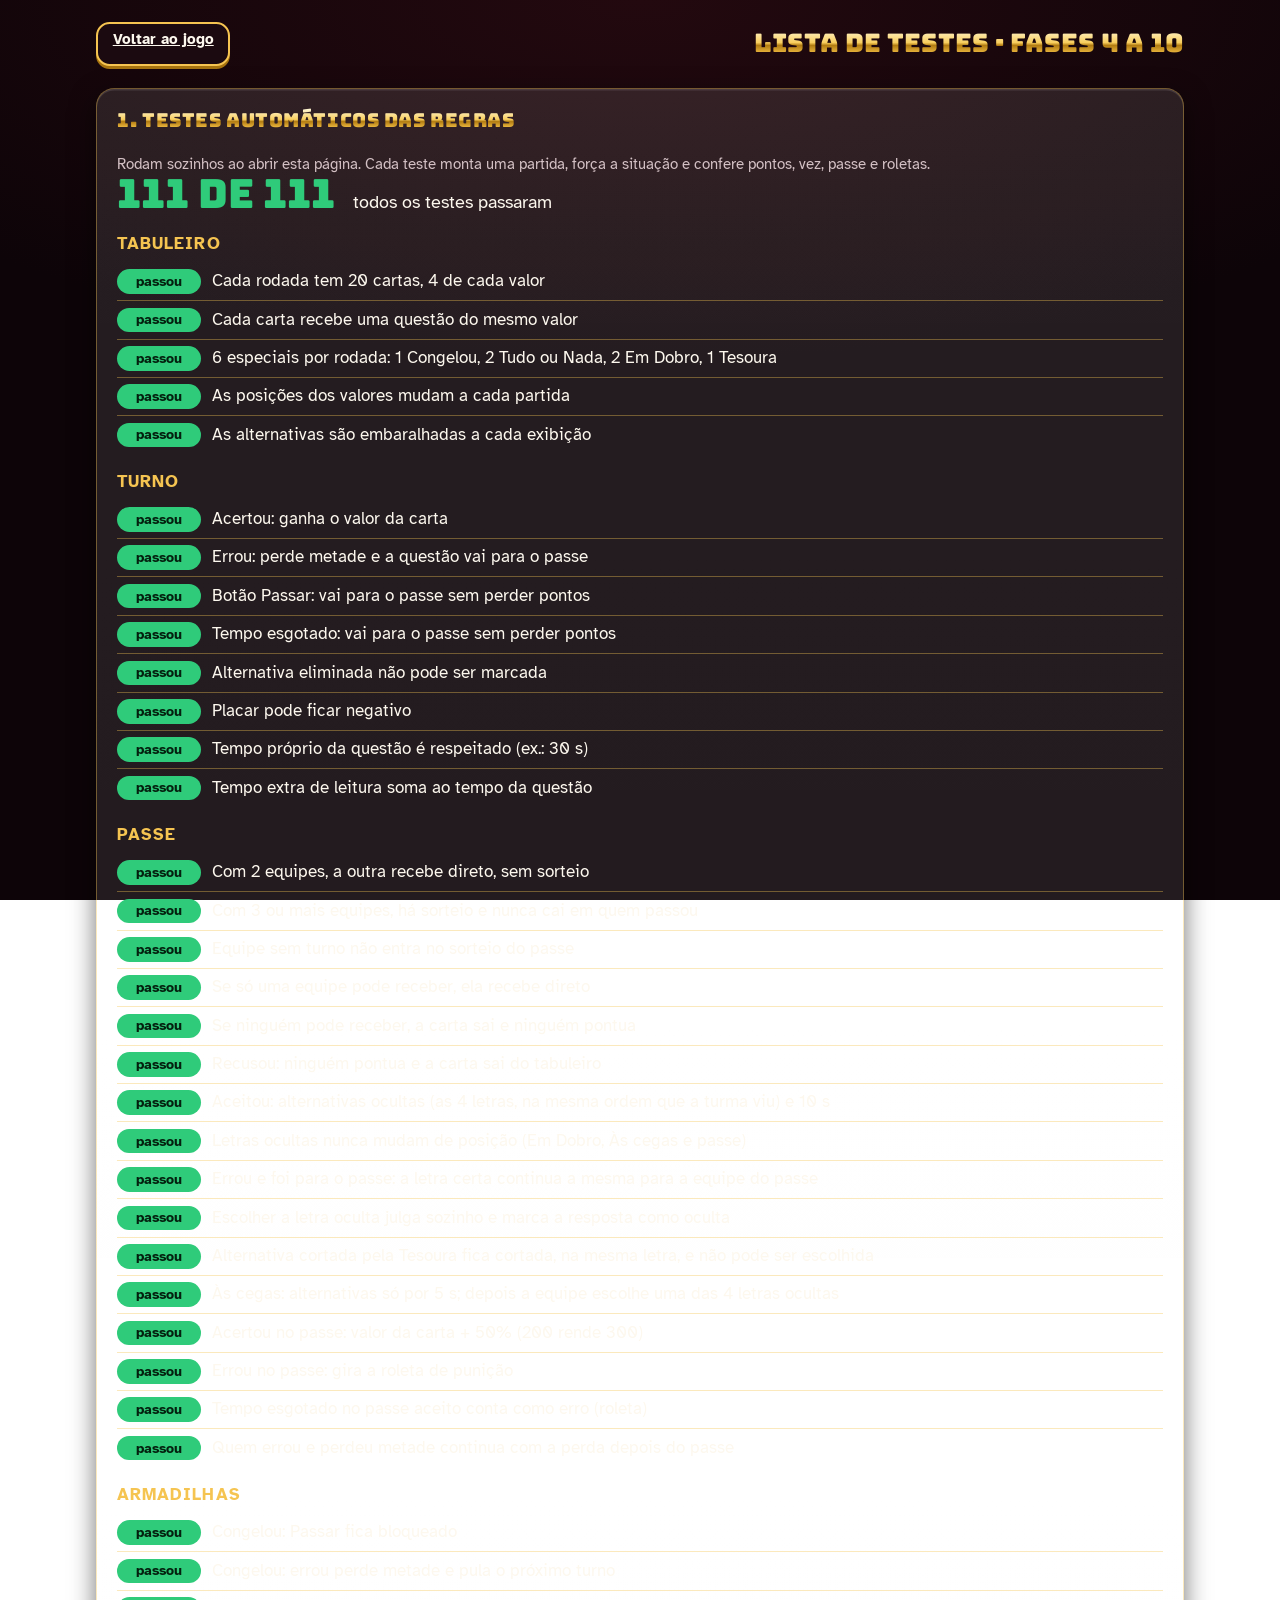
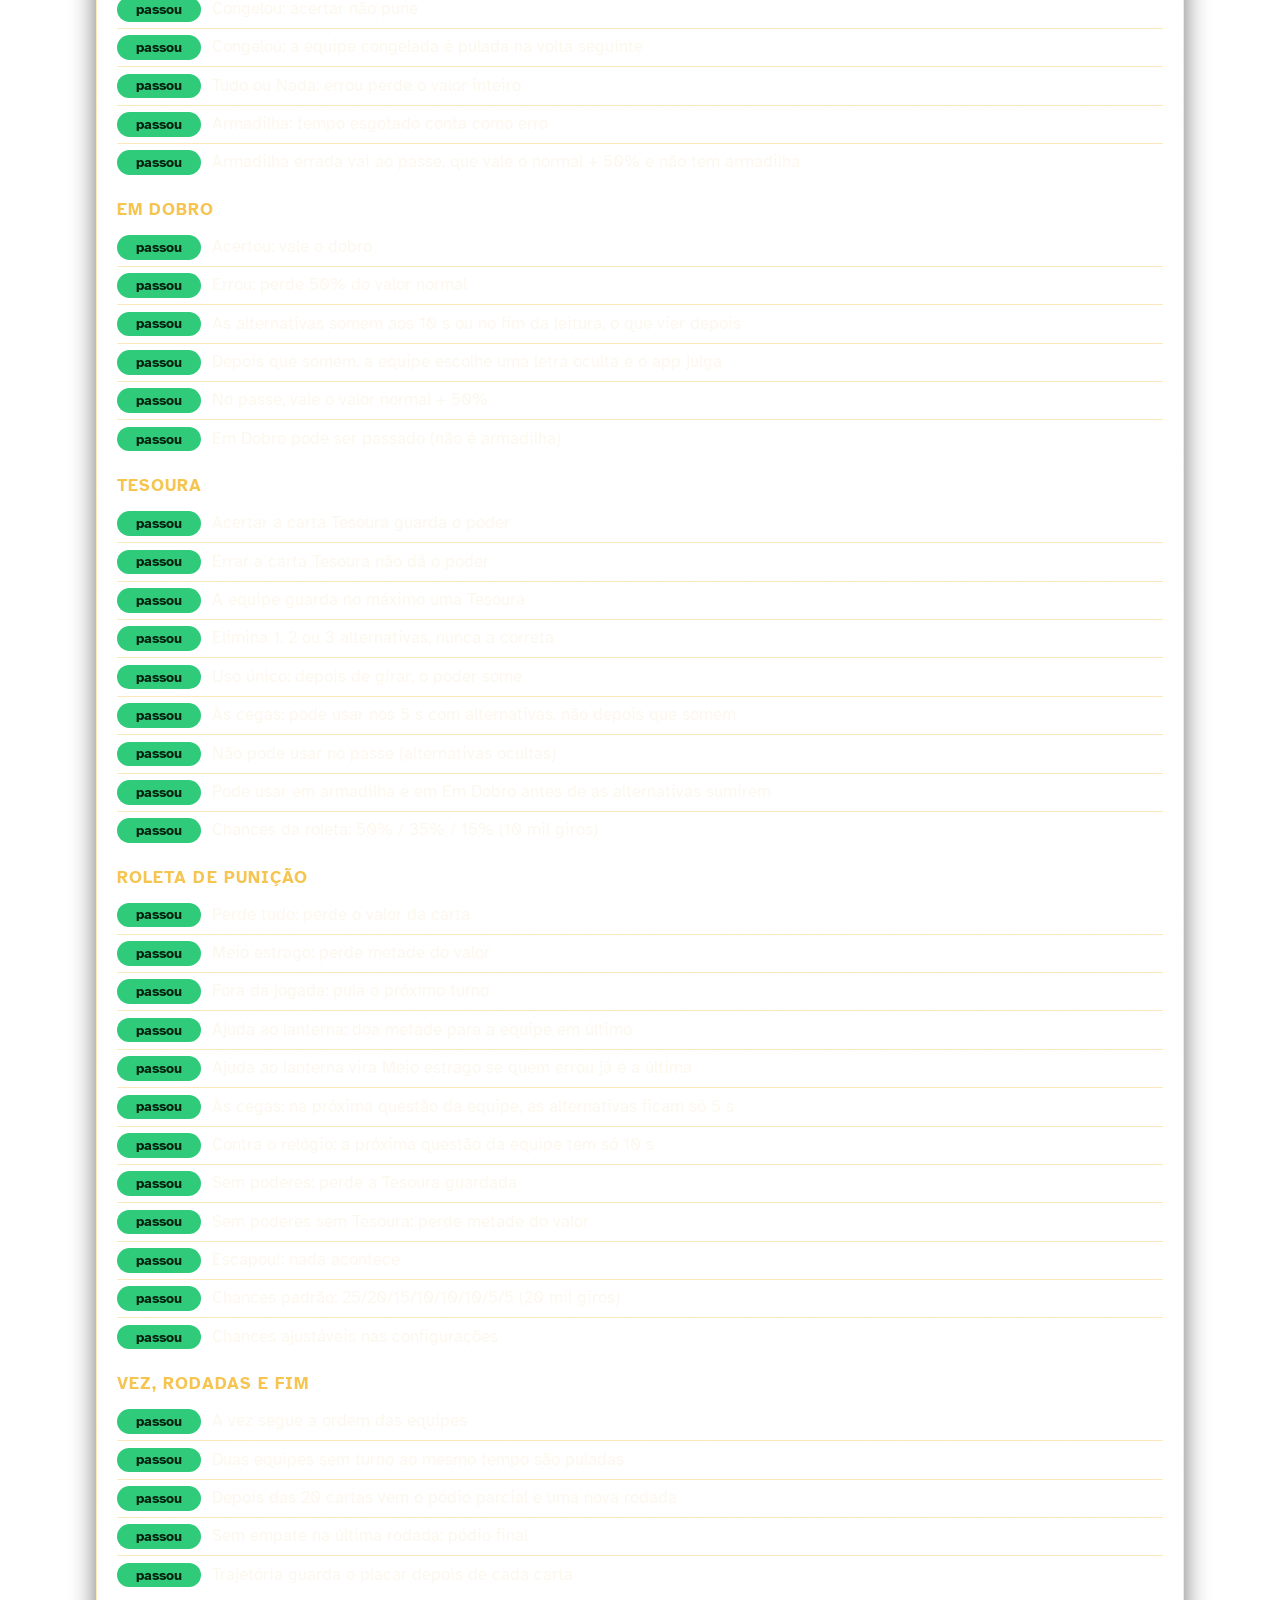
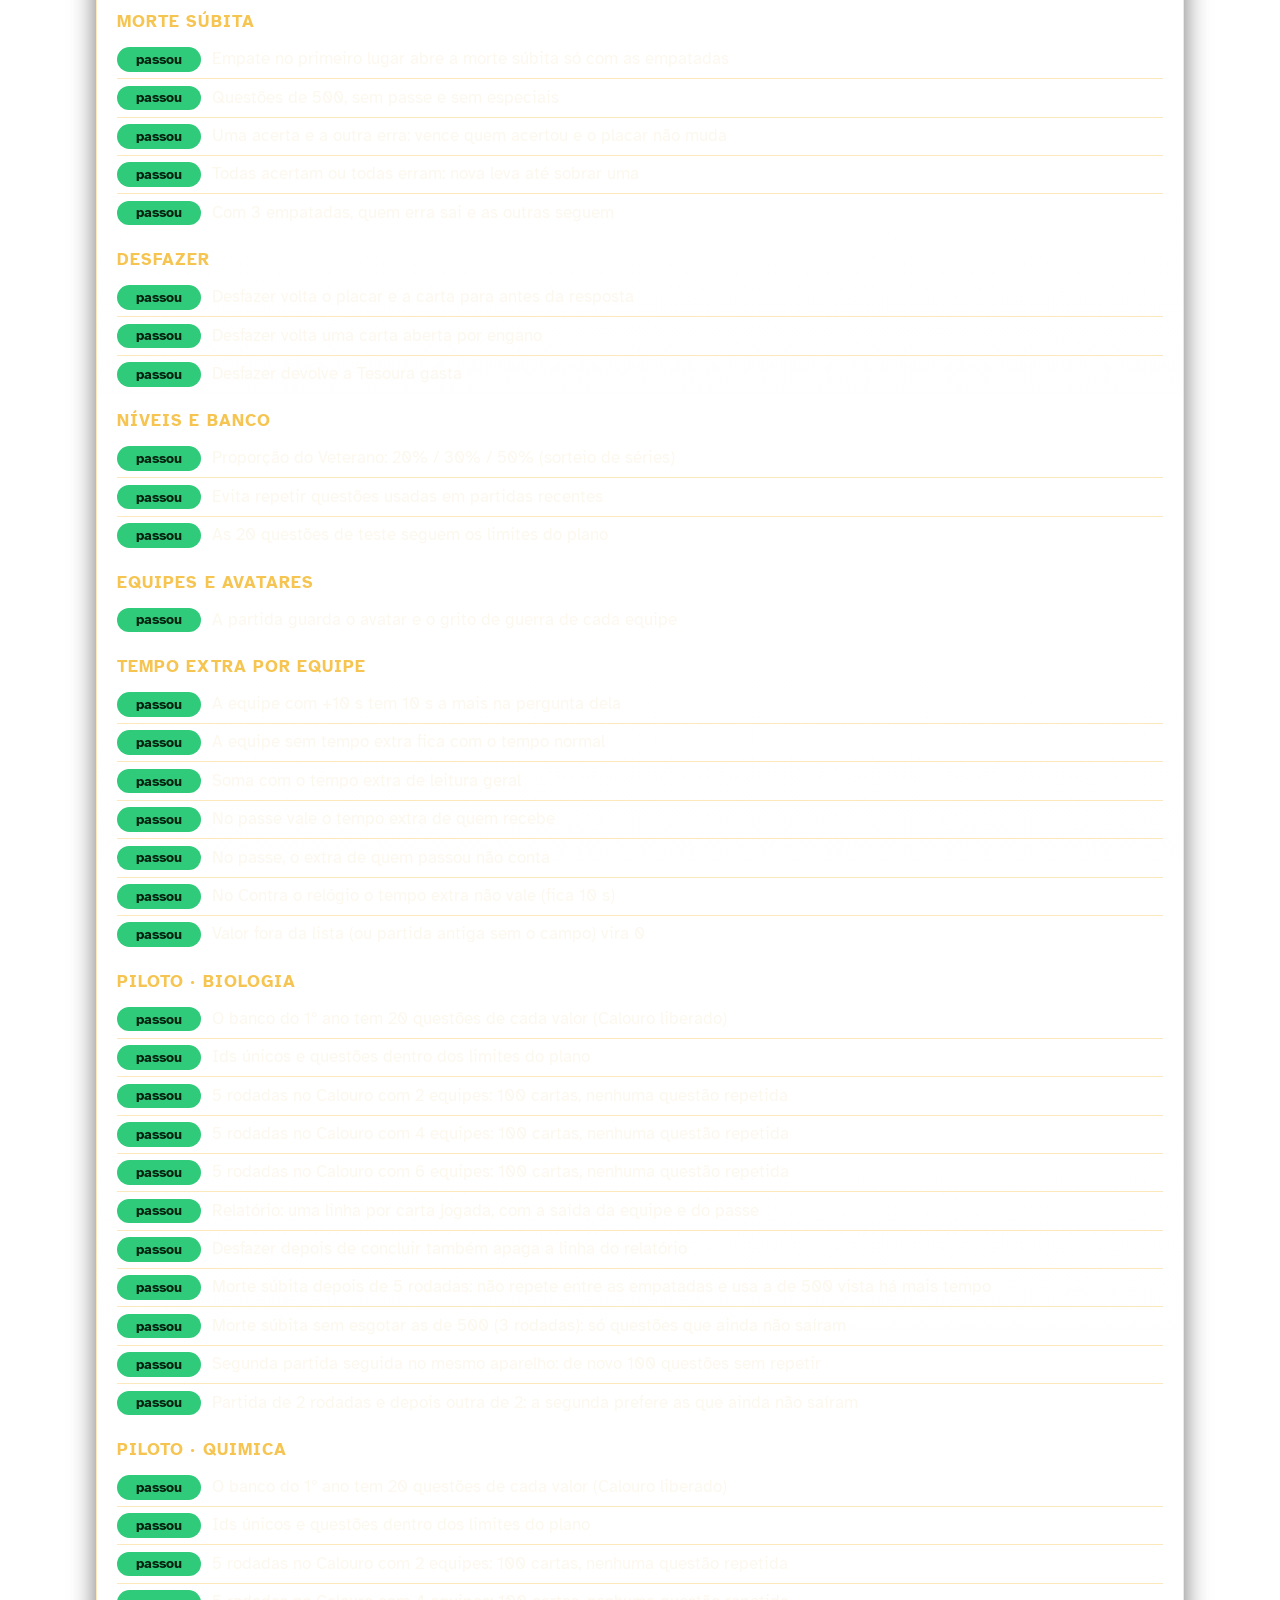
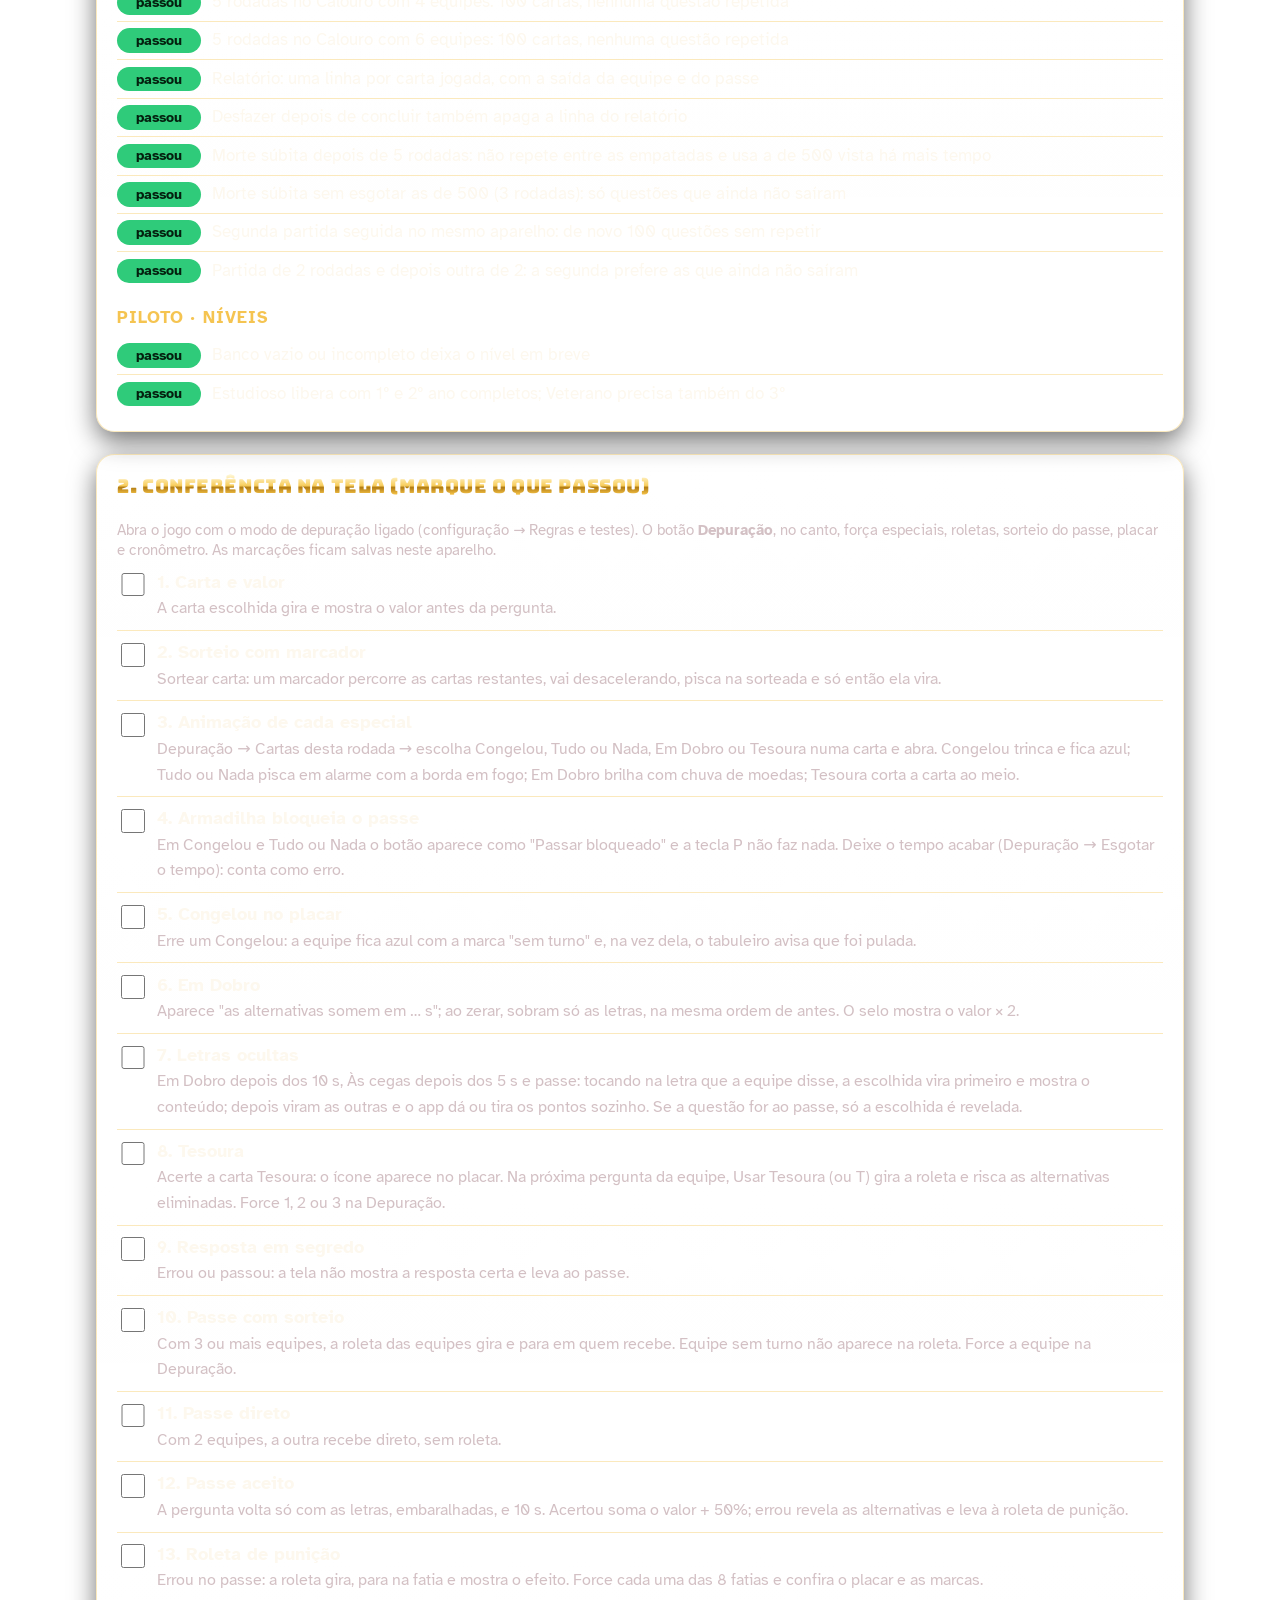
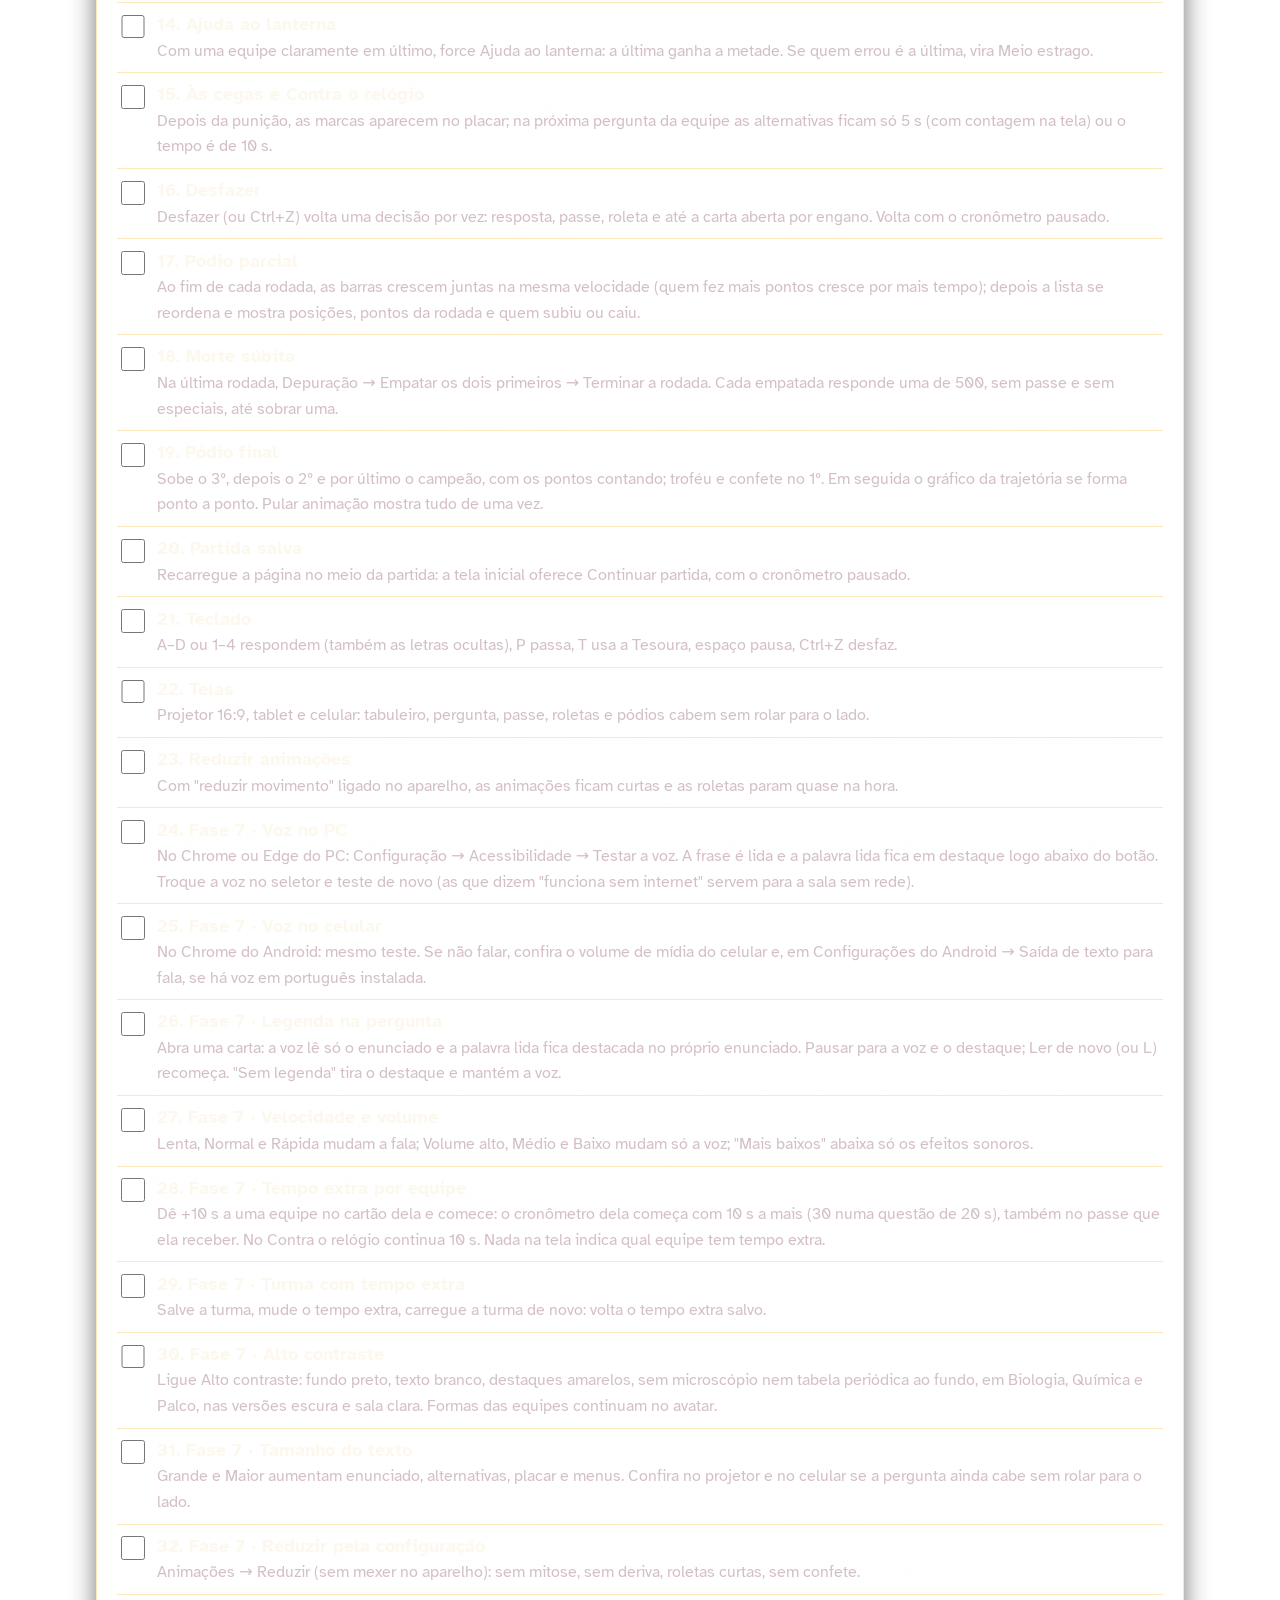
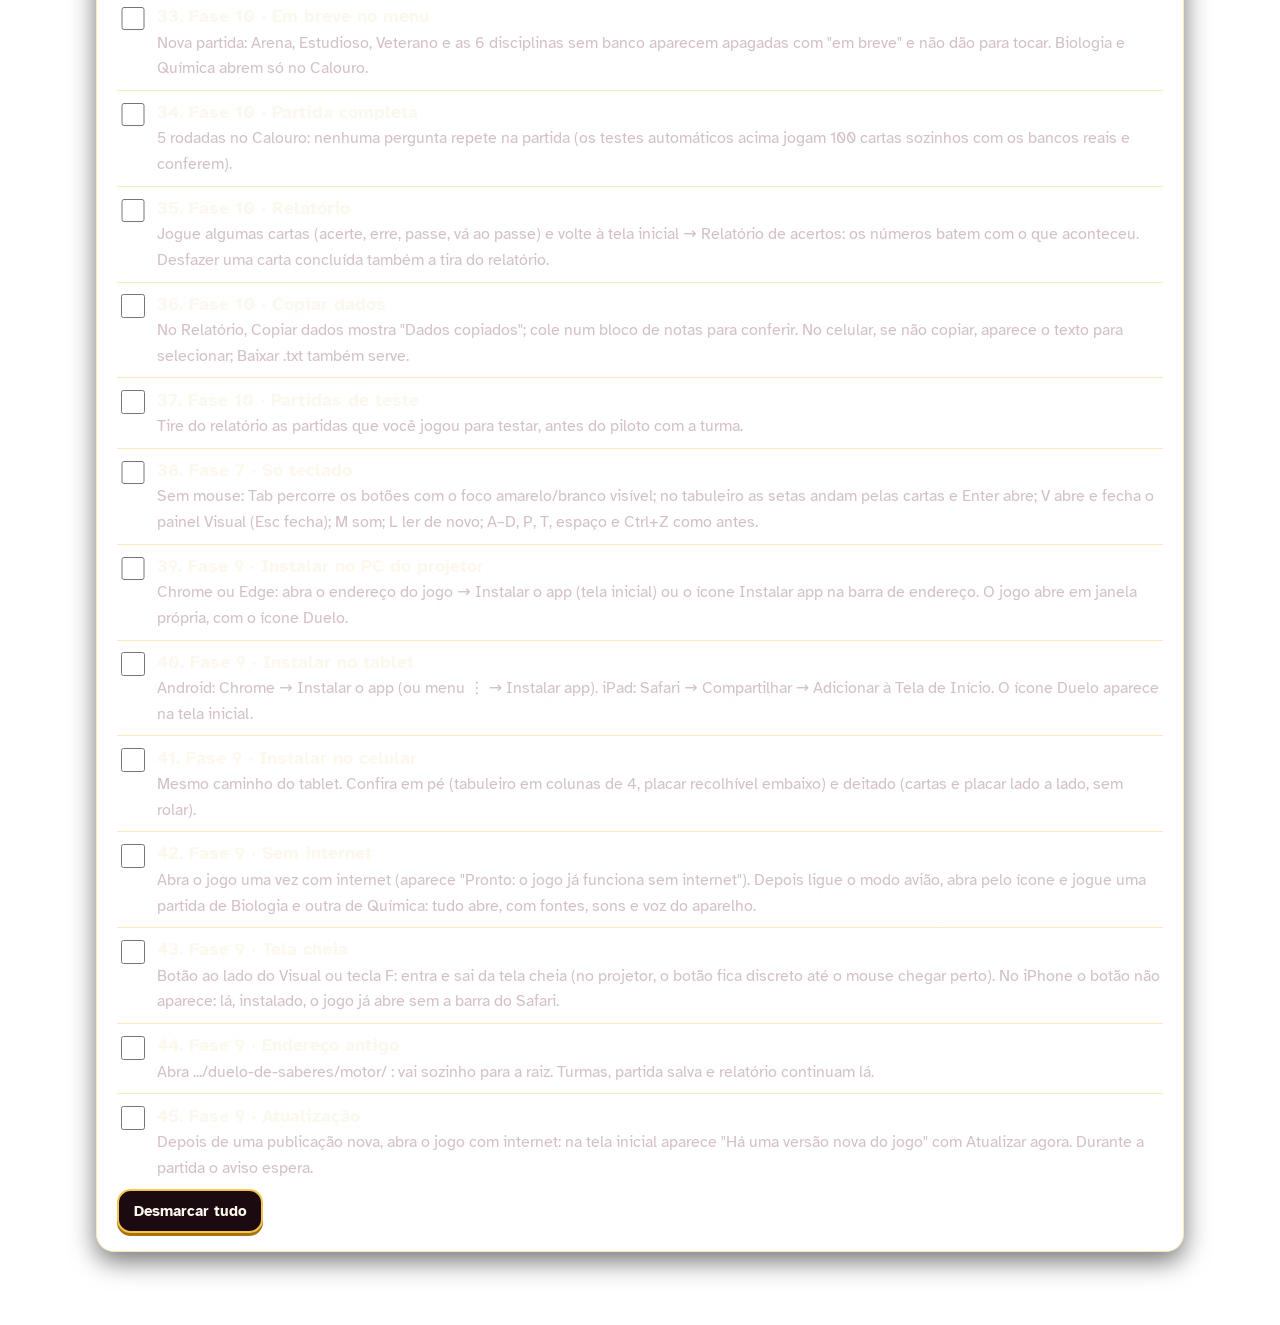
<file: motor/testes.html>
<!DOCTYPE html>
<html lang="pt-BR">
<head>
<meta charset="UTF-8">
<meta name="viewport" content="width=device-width, initial-scale=1">
<meta name="theme-color" content="#0e0509">
<meta name="robots" content="noindex">
<title>Duelo de Saberes</title>
<!-- Desde a Fase 9 o jogo mora na raiz do site. Este endereço antigo (/motor/testes.html) só leva até lá,
     mantendo os parâmetros e a âncora, para que favoritos e atalhos antigos continuem funcionando. -->
<meta http-equiv="refresh" content="0; url=../testes.html">
<link rel="canonical" href="../testes.html">
<script>location.replace("../testes.html" + location.search + location.hash);</script>
<style>
  html, body { height: 100%; margin: 0; }
  body { display: grid; place-items: center; background: #0e0509; color: #FFF0B8;
    font-family: system-ui, -apple-system, "Segoe UI", Roboto, sans-serif; text-align: center; padding: 24px; box-sizing: border-box; }
  a { color: #F5C451; font-weight: 700; }
</style>
</head>
<body>
<p>O Duelo de Saberes mudou de endereço. Abrindo… Se não abrir sozinho, <a href="../testes.html">toque aqui</a>.</p>
</body>
</html>
</file>
<file: css/estilo.css>
/* Duelo de Saberes · Protótipo da Fase 3 · identidade visual (2ª versão)
   Palco de teatro à noite: cortina vermelha, ouro, luzes brancas e prateadas.
   Estrutura: fontes → variáveis (tema × modo) → base → cenário → componentes → telas → responsivo */

/* ---------- fontes embutidas (Google Fonts, licença OFL) ---------- */
@font-face { font-family: "Bungee"; src: url("../fontes/bungee-latin-400-normal.woff2") format("woff2"); font-weight: 400; font-display: swap; }
@font-face { font-family: "Atkinson Hyperlegible"; src: url("../fontes/atkinson-hyperlegible-latin-400-normal.woff2") format("woff2"); font-weight: 400; font-display: swap; }
@font-face { font-family: "Atkinson Hyperlegible"; src: url("../fontes/atkinson-hyperlegible-latin-700-normal.woff2") format("woff2"); font-weight: 700; font-display: swap; }

/* ---------- variáveis: Palco escuro (identidade geral e padrão) ---------- */
body {
  --fonte-titulo: "Bungee", "Arial Black", sans-serif;
  --fonte-texto: "Atkinson Hyperlegible", system-ui, sans-serif;

  --fundo: #0D0408; --fundo-2: #23090F;
  --painel: rgba(255, 255, 255, .06); --painel-2: rgba(255, 255, 255, .1); --painel-solido: #1B0A10;
  --tinta: #FDF8EE; --tinta-suave: #D3C0C4;
  --borda: rgba(245, 196, 81, .38); --borda-forte: #F5C451;
  --acento-claro: #FFF0B8; --acento: #F5C451; --acento-escuro: #A6730F; --sobre-acento: #2A0A12;
  --prata: #EEF1F7; --prata-escura: #9AA2B1;
  --quente: #FF2E55;
  --cort-1: #D21F46; --cort-2: #8E0E2A; --cort-3: #4A0615;
  --verso-1: #C81B41; --verso-2: #5C0A1D; --verso-tinta: #FFFFFF;
  --piso-1: #3B1A10; --piso-2: #120607;
  --luz: 255, 255, 255; --forca-luz: .2;
  --certo: #2FCB7A; --errado: #FF5468; --sobre-certo: #04200F; --sobre-errado: #2A0510;
  --logo-a1: #FFF0B8; --logo-a2: #F5C451; --logo-a3: #C98A14; --logo-b1: #FF5A6E; --logo-b2: #B80F2E; --logo-traco: #1C070D;
  --ficha-traco: #FFFFFF;
  --brilho: 0 0 1.2rem rgba(245, 196, 81, .35);
  --sombra: 0 .5rem 1.4rem rgba(0, 0, 0, .55);
  --titulo: linear-gradient(180deg, #FFF6D2 8%, #F8CE5E 46%, #B27C12 54%, #F2BF45 78%, #FFE9A0 100%);
}
body[data-modo="claro"] {
  --fundo: #F7EFE1; --fundo-2: #EBDCC2;
  --painel: #FFFFFF; --painel-2: #FBF4E6; --painel-solido: #FFFFFF;
  --tinta: #2A0A12; --tinta-suave: #6B4C54;
  --borda: rgba(166, 115, 15, .45); --borda-forte: #A6730F;
  --prata: #2A0A12; --prata-escura: #6B4C54;
  --quente: #D1123A;
  --piso-1: #C59458; --piso-2: #8B5A2B;
  --luz: 255, 246, 214; --forca-luz: .75;
  --certo: #12804A; --errado: #C81E3A; --sobre-certo: #FFFFFF; --sobre-errado: #FFFFFF;
  --ficha-traco: #2A0A12;
  --brilho: 0 0 0 rgba(0, 0, 0, 0);
  --sombra: 0 .4rem 1rem rgba(74, 6, 21, .18);
  --titulo: linear-gradient(180deg, #E8284F 10%, #B80F2E 55%, #7A0A20 100%);
}

/* o tema de Biologia fica em css/tema-biologia.css */

/* ---------- base ---------- */
*, *::before, *::after { box-sizing: border-box; }
html { font-size: clamp(15px, .5vw + .65vh + 6px, 28px); -webkit-text-size-adjust: 100%; }
body {
  margin: 0; min-height: 100vh; min-height: 100dvh;
  background: var(--fundo); color: var(--tinta);
  font-family: var(--fonte-texto); line-height: 1.4;
}
h1, h2, p, ol, ul, fieldset { margin: 0; padding: 0; border: 0; }
ol, ul { list-style: none; }
button, input { font: inherit; color: inherit; }
button { cursor: pointer; }
button:disabled { cursor: not-allowed; }
:focus-visible { outline: .2rem solid #FFFFFF; outline-offset: .16rem; box-shadow: 0 0 0 .42rem #1C070D; }
.so-leitor { position: absolute; width: 1px; height: 1px; overflow: hidden; clip-path: inset(50%); white-space: nowrap; }
.nota { color: var(--tinta-suave); font-size: .8rem; margin-top: .6rem; }
.nota-centro { text-align: center; position: relative; }

.tela { min-height: 100vh; min-height: 100dvh; position: relative; isolation: isolate; }

/* texto metálico dos títulos */
.logo-duelo, .final-topo h1, .barra-titulo, .placar-titulo, .bloco h2, .veredito-titulo {
  background: var(--titulo); -webkit-background-clip: text; background-clip: text; color: transparent;
  font-family: var(--fonte-titulo); font-weight: 400; text-transform: uppercase;
}

/* ---------- cenário do palco (tela inicial e placar final) ---------- */
.cenario { position: absolute; inset: 0; overflow: hidden; pointer-events: none; z-index: -1;
  background:
    radial-gradient(ellipse 60% 55% at 50% 38%, var(--fundo-2), transparent 75%),
    var(--fundo);
}
.holofotes i {
  position: absolute; top: -14vh; width: 46vmax; height: 140vh; margin-left: -23vmax;
  background: linear-gradient(to bottom, rgba(var(--luz), calc(var(--forca-luz) * 2.2)), rgba(var(--luz), 0) 80%);
  clip-path: polygon(47% 0, 53% 0, 100% 100%, 0 100%);
  transform-origin: 50% 0; animation: balanco 9s ease-in-out infinite alternate; mix-blend-mode: screen;
}
body[data-modo="claro"] .holofotes i { mix-blend-mode: normal; }
.holofotes i:nth-child(1) { left: 14%; --a: 26deg; --b: 15deg; }
.holofotes i:nth-child(2) { left: 40%; --a: 9deg; --b: -2deg; animation-duration: 12s; opacity: .7; }
.holofotes i:nth-child(3) { left: 60%; --a: -9deg; --b: 3deg; animation-duration: 11s; opacity: .7; }
.holofotes i:nth-child(4) { left: 86%; --a: -26deg; --b: -14deg; animation-duration: 10s; }
@keyframes balanco { from { transform: rotate(var(--a)); } to { transform: rotate(var(--b)); } }

.cortina {
  position: absolute; top: 0; bottom: 15vh; width: clamp(3rem, 16vw, 21rem);
  background:
    linear-gradient(to bottom, rgba(0, 0, 0, .1), rgba(0, 0, 0, .6)),
    repeating-linear-gradient(90deg, var(--cort-3) 0, var(--cort-2) .9vw, var(--cort-1) 1.9vw, var(--cort-2) 2.9vw, var(--cort-3) 4.2vw);
  border-bottom: .35rem solid var(--acento-escuro);
}
.cortina.esq { left: 0; border-bottom-right-radius: 70% 9%; box-shadow: inset -2rem 0 2.5rem rgba(0, 0, 0, .55), .6rem 0 1.6rem rgba(0, 0, 0, .5); }
.cortina.dir { right: 0; border-bottom-left-radius: 70% 9%; box-shadow: inset 2rem 0 2.5rem rgba(0, 0, 0, .55), -.6rem 0 1.6rem rgba(0, 0, 0, .5); }
.sanefa {
  position: absolute; top: 0; left: -2vw; right: -2vw; height: clamp(2.4rem, 10vh, 6.5rem); z-index: 1;
  background: radial-gradient(ellipse 52% 100% at 50% 0, var(--cort-1) 0, var(--cort-2) 70%, var(--cort-3) 97%, transparent 100%) repeat-x 50% 0 / clamp(5rem, 13vw, 16rem) 100%;
  filter: drop-shadow(0 .22rem 0 var(--acento)) drop-shadow(0 .5rem .7rem rgba(0, 0, 0, .65));
}
.piso {
  position: absolute; left: 0; right: 0; bottom: 0; height: 15vh;
  background:
    radial-gradient(ellipse 45% 90% at 50% 0, rgba(var(--luz), calc(var(--forca-luz) * 1.6)), transparent 70%),
    repeating-linear-gradient(90deg, rgba(0, 0, 0, .28) 0 .12rem, transparent .12rem 9vw),
    linear-gradient(to bottom, var(--piso-1), var(--piso-2));
  border-top: .22rem solid var(--acento);
}
.ribalta {
  position: absolute; left: 0; right: 0; bottom: calc(15vh - .35rem); height: 1.1rem;
  background: radial-gradient(circle, #FFFFFF 0 .16rem, var(--acento) .2rem .34rem, transparent .4rem) repeat-x 50% 50% / 2.6rem 1.1rem;
  filter: drop-shadow(0 0 .35rem rgba(255, 255, 255, .9)); animation: pisca 1.6s steps(2, jump-none) infinite alternate;
}
@keyframes pisca { from { opacity: .55; } to { opacity: 1; } }

/* ---------- logo ---------- */
.logo { display: inline-flex; align-items: center; gap: .5em; font-size: 1rem; color: var(--tinta); }
.logo-simbolo { width: 3.2em; height: 3.2em; flex: none; overflow: visible; filter: drop-shadow(0 .12em .18em rgba(0, 0, 0, .45)); }
.logo-nome { display: flex; flex-direction: column; font-family: var(--fonte-titulo); line-height: .9; text-align: left; }
.logo-duelo { font-size: 2em; letter-spacing: .01em; filter: drop-shadow(0 .05em 0 var(--logo-traco)); }
.logo-de { font-size: .92em; color: var(--prata); margin-top: .18em; letter-spacing: .04em; text-transform: uppercase; text-shadow: 0 .06em 0 var(--logo-traco); }
body[data-modo="claro"] .logo-de { text-shadow: none; }
.logo-grande { flex-direction: column; gap: .15em; font-size: clamp(1.5rem, 5.2vmin, 3.4rem); }
.logo-grande .logo-simbolo { width: 4.6em; height: 4.6em; }
.logo-grande .logo-nome { text-align: center; align-items: center; }
.logo-grande .logo-duelo { font-size: 3.1em; filter: drop-shadow(0 .045em 0 var(--logo-traco)) drop-shadow(0 .1em .25em rgba(0, 0, 0, .5)); }
.logo-grande .logo-de { font-size: 1.32em; letter-spacing: .1em; }
.logo-barra { font-size: .62rem; }
.logo-faisca { transform-box: fill-box; transform-origin: center; animation: cintila 2.4s ease-in-out infinite; }
.logo-faisca.f2 { animation-delay: 1.2s; }
@keyframes cintila { 0%, 100% { opacity: .25; } 50% { opacity: 1; } }

/* ---------- botões ---------- */
.botao {
  position: relative; border: .12rem solid var(--borda-forte); border-radius: .75rem;
  padding: .6rem 1.2rem; min-height: 2.75rem;
  font-weight: 700; font-size: 1rem; line-height: 1.1;
  background: var(--painel-solido); color: var(--tinta);
  box-shadow: 0 .22rem 0 var(--acento-escuro), 0 .5rem .9rem rgba(0, 0, 0, .35);
  transition: transform .08s, box-shadow .08s, filter .15s;
}
.botao:hover:not(:disabled) { transform: translateY(-.06rem); filter: brightness(1.12); }
.botao:active:not(:disabled) { transform: translateY(.18rem); box-shadow: 0 .04rem 0 var(--acento-escuro); }
.botao:disabled { opacity: .45; }
.botao-principal {
  background: linear-gradient(180deg, var(--acento-claro) 0%, var(--acento) 48%, color-mix(in srgb, var(--acento) 70%, var(--acento-escuro)) 100%);
  color: var(--sobre-acento); border-color: var(--acento-claro);
  box-shadow: 0 .28rem 0 var(--acento-escuro), 0 .6rem 1.2rem rgba(0, 0, 0, .45), var(--brilho), inset 0 .12rem 0 rgba(255, 255, 255, .7);
}
.botao-enorme { font-family: var(--fonte-titulo); font-weight: 400; font-size: 1.3rem; padding: .85rem 2rem; border-radius: 1rem; text-transform: uppercase; letter-spacing: .03em; }
.botao-pequeno { font-size: .82rem; padding: .4rem .8rem; min-height: 2.4rem; box-shadow: 0 .16rem 0 var(--acento-escuro); }
.botao-redondo {
  width: 2.75rem; height: 2.75rem; border-radius: 50%; border: .12rem solid var(--borda-forte);
  background: var(--painel-solido); font-size: 1.4rem; font-weight: 700; line-height: 1; box-shadow: 0 .18rem 0 var(--acento-escuro);
}
.botao-redondo:disabled { opacity: .35; }

/* ---------- barra superior ---------- */
.barra {
  display: flex; align-items: center; gap: 1rem; flex-wrap: wrap; position: relative; z-index: 2;
  padding: .6rem 1.2rem;
  background: linear-gradient(180deg, var(--cort-2), var(--cort-3));
  border-bottom: .2rem solid var(--acento); box-shadow: 0 .4rem 1rem rgba(0, 0, 0, .45);
  color: #FDF8EE;
  --tinta: #FDF8EE; --prata: #EEF1F7; --painel-solido: #1B0A10; --logo-traco: #1C070D;
  --titulo: linear-gradient(180deg, #FFF6D2 8%, #F8CE5E 46%, #B27C12 54%, #F2BF45 78%, #FFE9A0 100%);
}
.barra-titulo { font-size: 1.15rem; margin-left: auto; }
.barra-info { display: flex; flex-direction: column; line-height: 1.2; margin-left: .4rem; }
.barra-info strong { font-family: var(--fonte-titulo); font-weight: 400; font-size: 1rem; text-transform: uppercase; }
.barra-info span { font-size: .78rem; opacity: .8; }
.barra-acoes { margin-left: auto; display: flex; gap: .6rem; }

/* ---------- tela inicial ---------- */
.inicio, .final {
  display: flex; flex-direction: column; align-items: center; justify-content: center;
  padding: clamp(3.2rem, 12vh, 7.5rem) 1.2rem calc(15vh + 2.4rem); overflow: hidden; text-align: center;
}
.inicio-centro { position: relative; display: flex; flex-direction: column; align-items: center; gap: 1.3rem; max-width: 46rem; }
.inicio .logo-grande { animation: entrada .8s cubic-bezier(.2, 1.4, .4, 1) both; }
@keyframes entrada { from { transform: scale(.7) translateY(1rem); opacity: 0; } to { transform: none; opacity: 1; } }
.inicio-frase { font-size: 1.1rem; max-width: 30rem; color: var(--tinta); text-shadow: 0 .1rem .5rem rgba(0, 0, 0, .6); }
body[data-modo="claro"] .inicio-frase { text-shadow: none; }
.inicio-acoes { display: flex; flex-wrap: wrap; gap: .9rem; justify-content: center; align-items: center; position: relative; }
.inicio-rodape { position: absolute; bottom: .7rem; left: 0; right: 0; padding: 0 9rem; font-size: .7rem; color: #E9D9C4; text-shadow: 0 1px 2px #000; }

/* ---------- painéis ---------- */
.bloco, .veredito, .telao, .placar-item, .equipe-cartao, .final-item {
  background: linear-gradient(180deg, var(--painel-2), var(--painel));
  border: .1rem solid var(--borda); border-radius: 1rem; box-shadow: var(--sombra), inset 0 .08rem 0 rgba(255, 255, 255, .12);
}

/* ---------- configuração ---------- */
.config { display: flex; flex-direction: column; background: radial-gradient(ellipse 90% 50% at 50% 0, var(--fundo-2), var(--fundo) 80%); }
.config-grade {
  flex: 1; display: grid; grid-template-columns: repeat(3, 1fr); gap: 1rem;
  padding: 1.2rem; max-width: 86rem; width: 100%; margin: 0 auto; align-content: start;
}
.bloco { padding: 1rem 1.1rem; min-width: 0; }
.bloco-largo { grid-column: 1 / -1; }
.bloco h2 { font-size: 1rem; margin-bottom: .7rem; letter-spacing: .03em; display: inline-block; }
.bloco h2.sub { margin-top: 1.1rem; display: block; }
.bloco-topo { display: flex; align-items: center; justify-content: space-between; gap: 1rem; margin-bottom: .7rem; }
.bloco-topo h2 { margin: 0; }

.opcoes { display: grid; gap: .6rem; }
.opcoes-2 { grid-template-columns: 1fr 1fr; }
.opcoes-3 { grid-template-columns: 1fr; }
.opcao {
  text-align: left; display: flex; flex-direction: column; gap: .15rem;
  padding: .6rem .8rem; border-radius: .7rem; border: .1rem solid var(--borda); background: var(--painel); min-height: 2.75rem;
}
.opcao strong { font-size: 1rem; }
.opcao span { font-size: .78rem; color: var(--tinta-suave); }
.chips { display: flex; flex-wrap: wrap; gap: .5rem; }
.chip { padding: .45rem .9rem; min-height: 2.6rem; border-radius: 99rem; border: .1rem solid var(--borda); background: var(--painel); font-weight: 700; font-size: .9rem; }
.opcao:hover, .chip:hover { border-color: var(--borda-forte); }
.opcao.ativa, .chip.ativa {
  background: linear-gradient(180deg, var(--acento-claro), var(--acento) 55%, color-mix(in srgb, var(--acento) 70%, var(--acento-escuro)));
  border-color: var(--acento-claro); color: var(--sobre-acento);
  box-shadow: 0 .2rem 0 var(--acento-escuro), var(--brilho);
}
.opcao.ativa span { color: inherit; opacity: .85; }

.contador { display: flex; align-items: center; gap: .8rem; flex-wrap: wrap; }
.contador-valor { font-family: var(--fonte-titulo); font-size: 2.2rem; min-width: 1.4em; text-align: center; line-height: 1; color: var(--prata); }
.contador-legenda { font-size: .8rem; color: var(--tinta-suave); flex-basis: 100%; }
.contador-compacto .contador-valor { font-size: 1.6rem; }

.equipes-grade { display: grid; grid-template-columns: repeat(auto-fill, minmax(15.5rem, 1fr)); gap: .8rem; }
.equipe-cartao { border-left: .5rem solid var(--cor-equipe); border-radius: .8rem; padding: .7rem; display: flex; flex-direction: column; gap: .55rem; min-width: 0; box-shadow: none; }
.equipe-topo { display: flex; align-items: center; gap: .6rem; }
.campo { flex: 1; min-width: 0; }
.campo input { width: 100%; padding: .45rem .6rem; min-height: 2.5rem; border: .1rem solid var(--borda); border-radius: .5rem; background: var(--painel-solido); font-weight: 700; }
.campo input:focus-visible { border-color: var(--borda-forte); }
.seletor { display: flex; gap: .35rem; flex-wrap: wrap; }
.amostra { width: 2rem; height: 2rem; border-radius: 50%; border: .12rem solid rgba(255, 255, 255, .85); background: var(--amostra); padding: 0; }
body[data-modo="claro"] .amostra { border-color: var(--tinta); }
.amostra.ativa { box-shadow: 0 0 0 .14rem var(--painel-solido), 0 0 0 .3rem var(--borda-forte); }
.amostra:disabled { opacity: .2; }
.forma-botao { width: 2rem; height: 2rem; padding: .22rem; border-radius: .4rem; border: .12rem solid transparent; background: transparent; }
.forma-botao svg { width: 100%; height: 100%; display: block; fill: var(--tinta-suave); opacity: .55; }
.forma-botao.ativa { border-color: var(--borda-forte); background: var(--painel-solido); }
.forma-botao.ativa svg { fill: var(--tinta); opacity: 1; }

.ficha { width: 1.5rem; height: 1.5rem; flex: none; overflow: visible; filter: drop-shadow(0 .08rem .12rem rgba(0, 0, 0, .5)); }
.ficha-grande { width: 2.2rem; height: 2.2rem; }

.config-rodape {
  position: sticky; bottom: 0; z-index: 3; display: flex; align-items: center; justify-content: flex-end; gap: 1.2rem; flex-wrap: wrap;
  padding: .8rem 1.2rem .9rem 12rem; background: var(--painel-solido); border-top: .2rem solid var(--acento);
  box-shadow: 0 -.5rem 1.2rem rgba(0, 0, 0, .4);
}
.config-resumo { font-size: .9rem; color: var(--tinta-suave); }

/* ---------- tabuleiro ---------- */
.tabuleiro, .pergunta {
  display: flex; flex-direction: column;
  background:
    radial-gradient(ellipse 55% 60% at 38% 0, rgba(var(--luz), var(--forca-luz)), transparent 70%),
    radial-gradient(ellipse 120% 80% at 50% 100%, var(--fundo-2), transparent 70%),
    var(--fundo);
}
.mesa { padding: .9rem 1.2rem 1.2rem; display: flex; flex-direction: column; gap: .8rem; min-height: 0; }
.vez { display: flex; align-items: center; gap: .6rem; font-size: 1.15rem; }
.vez strong { color: inherit; border-bottom: .22rem solid var(--cor-equipe); }
.cartas { display: grid; grid-template-columns: repeat(5, 1fr); gap: .8rem; }

.carta { position: relative; padding: 0; border: 0; background: none; border-radius: .9rem; aspect-ratio: 4 / 3; perspective: 60rem; min-width: 0; min-height: 0; }
.carta-giro { position: absolute; inset: 0; transform-style: preserve-3d; transition: transform .6s cubic-bezier(.3, 1.3, .5, 1); border-radius: inherit; }
.carta-verso, .carta-frente {
  position: absolute; inset: 0; border-radius: inherit; display: grid; place-items: center;
  backface-visibility: hidden; -webkit-backface-visibility: hidden; overflow: hidden;
  border: .16rem solid var(--acento);
  box-shadow: 0 .3rem 0 var(--acento-escuro), 0 .7rem 1.1rem rgba(0, 0, 0, .5), inset 0 0 0 .1rem rgba(0, 0, 0, .35);
}
.carta-verso {
  color: var(--verso-tinta);
  background:
    repeating-linear-gradient(45deg, rgba(255, 255, 255, .05) 0 .12rem, transparent .12rem .9rem),
    repeating-linear-gradient(-45deg, rgba(255, 255, 255, .05) 0 .12rem, transparent .12rem .9rem),
    radial-gradient(ellipse at 50% 35%, var(--verso-1), var(--verso-2) 85%);
}
.carta-frente {
  transform: rotateY(180deg); color: var(--sobre-acento);
  background:
    linear-gradient(115deg, transparent 30%, rgba(255, 255, 255, .7) 45%, transparent 58%),
    linear-gradient(180deg, var(--acento-claro), var(--acento) 50%, color-mix(in srgb, var(--acento) 60%, var(--acento-escuro)));
  border-color: var(--acento-claro);
}
.carta-numero {
  position: relative; font-family: var(--fonte-titulo); font-size: clamp(1.1rem, 3.4vmin, 2.4rem); line-height: 1;
  width: 2.1em; height: 2.1em; display: grid; place-items: center; border-radius: 50%;
}
.carta-valor { font-family: var(--fonte-titulo); font-size: clamp(1.6rem, 6vmin, 4rem); line-height: 1; text-shadow: 0 .05em 0 rgba(255, 255, 255, .6); }
/* atenção: nada de "filter" em .carta-giro — ele achata o 3D e a frente da carta deixa de aparecer */
button.carta:not(.virando):hover .carta-giro { transform: translateY(-.3rem) rotate(-1.2deg); }
button.carta:not(.virando):hover .carta-verso { border-color: #FFFFFF; box-shadow: 0 .3rem 0 var(--acento-escuro), 0 0 1.1rem rgba(255, 255, 255, .55); }
button.carta:not(.virando):active .carta-giro { transform: translateY(.1rem); }
.carta.virando .carta-giro { transform: rotateY(180deg) scale(1.08); }
.carta.virando .carta-frente { box-shadow: 0 .3rem 0 var(--acento-escuro), 0 0 1.6rem rgba(255, 255, 255, .75); }
.carta.virando { z-index: 2; }
.cartas.escolhida .carta:not(.virando) { opacity: .35; transition: opacity .3s; pointer-events: none; }

/* verso do Palco: veludo com moldura dourada e medalhão */
body[data-tema="palco"] .carta-verso::before {
  content: ""; position: absolute; inset: 7%; border-radius: .5rem;
  border: .08rem solid var(--acento);
  background:
    radial-gradient(circle at 0 0, var(--acento) 0 .28rem, transparent .32rem),
    radial-gradient(circle at 100% 0, var(--acento) 0 .28rem, transparent .32rem),
    radial-gradient(circle at 0 100%, var(--acento) 0 .28rem, transparent .32rem),
    radial-gradient(circle at 100% 100%, var(--acento) 0 .28rem, transparent .32rem);
}
body[data-tema="palco"] .carta-numero {
  color: var(--sobre-acento);
  background: radial-gradient(circle at 35% 28%, #FFFFFF 0, var(--acento-claro) 22%, var(--acento) 60%, var(--acento-escuro) 100%);
  box-shadow: 0 0 0 .14rem var(--verso-2), 0 0 0 .24rem var(--acento), 0 .25rem .5rem rgba(0, 0, 0, .5);
}

.carta-usada { border: .12rem dashed var(--borda); display: grid; place-items: center; background: rgba(0, 0, 0, .18); }
.carta-valor-usado { font-family: var(--fonte-titulo); font-size: clamp(.9rem, 2.6vmin, 1.6rem); color: var(--tinta-suave); opacity: .45; }

/* ---------- placar ---------- */
.placar { background: linear-gradient(180deg, var(--painel-2), var(--painel)), var(--painel-solido); border-top: .2rem solid var(--acento); padding: .9rem 1.2rem 1.2rem; }
.placar-titulo { font-size: 1.1rem; margin-bottom: .7rem; display: inline-block; }
.placar-puxador { display: none; }
.placar-lista { display: grid; grid-template-columns: repeat(auto-fit, minmax(13rem, 1fr)); gap: .6rem; }
.placar-item { display: flex; align-items: center; gap: .6rem; padding: .55rem .7rem; border-left: .5rem solid var(--cor-equipe); border-radius: .8rem; box-shadow: none; }
.placar-item.da-vez {
  border-color: var(--borda-forte); border-left-color: var(--cor-equipe);
  background: linear-gradient(90deg, color-mix(in srgb, var(--cor-equipe) 30%, transparent), transparent 70%), var(--painel-2);
  box-shadow: var(--brilho), 0 .3rem .8rem rgba(0, 0, 0, .4);
}
.placar-nome { flex: 1; min-width: 0; font-weight: 700; display: flex; flex-direction: column; line-height: 1.15; overflow-wrap: anywhere; }
.placar-nome em { font-style: normal; font-weight: 400; font-size: .72rem; color: var(--tinta-suave); }
.placar-item.da-vez .placar-nome em { color: var(--acento); font-weight: 700; }
body[data-modo="claro"] .placar-item.da-vez .placar-nome em { color: var(--acento-escuro); }
.placar-pontos { font-family: var(--fonte-titulo); font-size: 1.5rem; line-height: 1; font-variant-numeric: tabular-nums; color: var(--prata); text-shadow: 0 0 .6rem rgba(var(--luz), .35); }
body[data-modo="claro"] .placar-pontos { text-shadow: none; }
.placar-pontos.negativo { color: var(--errado); }

/* ---------- pergunta ---------- */
.vez-barra { font-size: 1rem; }
.valor-selo {
  margin-left: auto; display: flex; align-items: baseline; gap: .45rem;
  background: linear-gradient(180deg, var(--acento-claro), var(--acento) 55%, color-mix(in srgb, var(--acento) 65%, var(--acento-escuro)));
  color: var(--sobre-acento); border: .1rem solid var(--acento-claro); border-radius: .7rem; padding: .25rem .9rem;
  box-shadow: 0 .2rem 0 var(--acento-escuro), var(--brilho);
}
.valor-selo small { font-size: .75rem; font-weight: 700; }
.valor-selo b { font-family: var(--fonte-titulo); font-weight: 400; font-size: 1.6rem; line-height: 1.1; }

.pergunta-corpo { padding: 1.2rem; display: flex; flex-direction: column; gap: 1.2rem; }
.telao { padding: 1.1rem 1.3rem; border-color: var(--borda-forte); border-width: .14rem; position: relative; }
.telao::before, .telao::after {
  content: ""; position: absolute; left: .9rem; right: .9rem; height: .5rem;
  background: radial-gradient(circle, #FFFFFF 0 .1rem, var(--acento) .12rem .2rem, transparent .24rem) repeat-x 0 50% / 1.5rem .5rem;
  opacity: .9;
}
.telao::before { top: -.3rem; }
.telao::after { bottom: -.3rem; }
.enunciado { font-family: var(--fonte-texto); font-weight: 700; font-size: clamp(1.25rem, 3.6vmin, 2.3rem); line-height: 1.25; text-wrap: balance; }
.alternativas { display: grid; grid-template-columns: 1fr; gap: .7rem; }
.alternativa {
  display: flex; align-items: center; gap: .8rem; text-align: left;
  padding: .7rem .9rem; min-height: 3.6rem; border-radius: .9rem;
  border: .12rem solid var(--borda); background: linear-gradient(180deg, var(--painel-2), var(--painel)), var(--painel-solido);
  box-shadow: 0 .25rem 0 rgba(0, 0, 0, .45);
  font-size: clamp(1rem, 2.5vmin, 1.5rem); line-height: 1.2; transition: transform .08s, box-shadow .08s, border-color .15s;
}
.alternativa:hover:not(:disabled) { transform: translateY(-.08rem); border-color: var(--borda-forte); box-shadow: 0 .25rem 0 rgba(0, 0, 0, .45), var(--brilho); }
.alternativa:active:not(:disabled) { transform: translateY(.2rem); box-shadow: 0 .05rem 0 rgba(0, 0, 0, .45); }
.letra {
  flex: none; width: 2em; height: 2em; display: grid; place-items: center; border-radius: 50%;
  background: radial-gradient(circle at 35% 28%, #FFFFFF 0, var(--acento-claro) 22%, var(--acento) 62%, var(--acento-escuro) 100%);
  color: var(--sobre-acento); font-family: var(--fonte-titulo); line-height: 1; box-shadow: 0 .12rem .3rem rgba(0, 0, 0, .4);
}
.alternativa .texto { flex: 1; min-width: 0; }
.alternativa.certa { background: var(--certo); border-color: #FFFFFF; color: var(--sobre-certo); }
.alternativa.certa .letra, .alternativa.errada .letra { background: rgba(255, 255, 255, .3); color: inherit; box-shadow: none; }
.alternativa.certa::after { content: "✓ certa"; font-weight: 700; font-size: .8em; white-space: nowrap; }
.alternativa.errada { background: var(--errado); border-color: #FFFFFF; color: var(--sobre-errado); }
.alternativa.errada::after { content: "✗ marcada"; font-weight: 700; font-size: .8em; white-space: nowrap; }
.alternativa.apagada { opacity: .4; box-shadow: none; }
.alternativa:disabled { cursor: default; }

.pergunta-lado { padding: 0 1.2rem 5rem; display: flex; flex-direction: column; align-items: center; gap: 1rem; }
.pergunta:not(.respondida) .pergunta-lado { order: -1; flex-direction: row; justify-content: space-between; padding: .8rem 1.2rem 0; }
.pergunta .barra { order: -2; }
.lado-acoes { display: flex; gap: .7rem; flex-wrap: wrap; justify-content: center; }

.cronometro { position: relative; width: clamp(5.5rem, 24vmin, 15rem); aspect-ratio: 1; display: grid; place-items: center; flex: none; filter: drop-shadow(0 0 1rem rgba(var(--luz), .25)); }
.cronometro svg { position: absolute; inset: 0; width: 100%; height: 100%; overflow: visible; }
.crono-trilho { fill: var(--painel-solido); stroke: var(--borda); stroke-width: 9; }
.crono-arco { fill: none; stroke: var(--acento); stroke-width: 9; stroke-linecap: round; transition: stroke-dashoffset .1s linear, stroke .3s; filter: drop-shadow(0 0 .25rem var(--acento)); }
.crono-numero { position: relative; font-family: var(--fonte-titulo); font-size: clamp(2rem, 10vmin, 6.4rem); line-height: 1; font-variant-numeric: tabular-nums; margin-top: -.08em; color: var(--prata); }
.crono-legenda { position: absolute; bottom: 19%; font-size: clamp(.55rem, 1.6vmin, .9rem); color: var(--tinta-suave); }
.cronometro.alerta .crono-arco { stroke: var(--errado); filter: drop-shadow(0 0 .3rem var(--errado)); }
.cronometro.alerta .crono-numero { color: var(--errado); animation: pulso 1s ease-in-out infinite; }
.cronometro.pausado .crono-numero { opacity: .4; animation: none; }
@keyframes pulso { 50% { transform: scale(1.12); } }

.veredito { width: 100%; padding: 1rem; display: grid; grid-template-columns: 1fr auto; gap: .2rem .8rem; align-items: baseline; text-align: left; }
.veredito-titulo { font-size: 1.5rem; line-height: 1.1; }
.veredito-pontos { font-family: var(--fonte-titulo); font-size: 1.9rem; line-height: 1; }
.veredito p { grid-column: 1 / -1; font-size: .95rem; margin-top: .4rem; }
.veredito.acerto { border-top: .5rem solid var(--certo); }
.veredito.acerto .veredito-pontos { color: var(--certo); }
.veredito.erro { border-top: .5rem solid var(--errado); }
.veredito.erro .veredito-pontos { color: var(--errado); }
.veredito.passe { border-top: .5rem solid var(--prata-escura); }

/* ---------- placar final ---------- */
.final { justify-content: flex-start; gap: 1.3rem; }
.final-topo { position: relative; display: flex; flex-direction: column; align-items: center; gap: .5rem; }
.final-topo h1 { font-size: 2rem; line-height: 1.05; filter: drop-shadow(0 .05em 0 var(--logo-traco)); }
.final-topo p { color: var(--tinta-suave); font-size: .9rem; }
.final-lista { position: relative; width: 100%; max-width: 44rem; display: grid; gap: .6rem; }
.final-item { display: flex; align-items: center; gap: .8rem; padding: .6rem .9rem; border-radius: .9rem; text-align: left; background: linear-gradient(180deg, var(--painel-2), var(--painel)), var(--painel-solido); }
.final-item.primeiro {
  background: linear-gradient(115deg, transparent 30%, rgba(255, 255, 255, .55) 45%, transparent 58%), linear-gradient(180deg, var(--acento-claro), var(--acento) 55%, color-mix(in srgb, var(--acento) 65%, var(--acento-escuro)));
  color: var(--sobre-acento); border-color: var(--acento-claro); box-shadow: 0 .3rem 0 var(--acento-escuro), var(--brilho), var(--sombra);
}
.final-item.primeiro .placar-pontos { color: inherit; text-shadow: none; }
.final-posicao { font-family: var(--fonte-titulo); font-size: 1.3rem; width: 2rem; }
.final-nome { flex: 1; min-width: 0; font-weight: 700; display: flex; flex-direction: column; gap: .3rem; overflow-wrap: anywhere; }
.final-barra { display: block; height: .5rem; width: var(--largura); border-radius: 99rem; background: var(--cor-equipe); border: .08rem solid rgba(255, 255, 255, .7); }

/* ---------- painel "Testar visual" (só do protótipo) ---------- */
#painel-visual { position: fixed; left: .8rem; bottom: .8rem; z-index: 50; font-size: 14px; font-family: var(--fonte-texto); }
.pv-botao { display: flex; align-items: center; gap: .4rem; padding: .5rem .8rem; min-height: 44px; border-radius: 99rem; border: 2px solid var(--borda-forte); background: var(--painel-solido); color: var(--tinta); font-weight: 700; box-shadow: 0 4px 12px rgba(0, 0, 0, .5); }
.pv-botao svg { width: 20px; height: 20px; fill: currentColor; }
.pv-caixa { position: absolute; left: 0; bottom: calc(100% + 10px); width: min(300px, calc(100vw - 1.6rem)); max-height: calc(100vh - 90px); overflow: auto; background: var(--painel-solido); color: var(--tinta); border: 2px solid var(--borda-forte); border-radius: 14px; padding: 12px; box-shadow: 0 8px 24px rgba(0, 0, 0, .6); display: grid; gap: 10px; }
.pv-titulo { display: flex; justify-content: space-between; align-items: center; font-weight: 700; font-size: 15px; }
.pv-fechar { width: 36px; height: 36px; border-radius: 50%; border: 0; background: var(--painel-2); font-size: 20px; line-height: 1; }
.pv-grupo legend { font-size: 12px; font-weight: 700; color: var(--tinta-suave); margin-bottom: 4px; }
.pv-opcoes { display: grid; gap: 4px; }
.pv-opcao { text-align: left; padding: 8px 10px; min-height: 40px; border-radius: 8px; border: 2px solid var(--borda); background: var(--painel); }
.pv-opcao.ativa { background: var(--acento); color: var(--sobre-acento); border-color: var(--acento-claro); font-weight: 700; }
.pv-nota { font-size: 12px; color: var(--tinta-suave); }

/* ============ RESPONSIVO ============ */

/* PC ou projetor em paisagem: tabuleiro grande e placar lateral, tudo numa tela só */
@media (min-width: 1024px) and (orientation: landscape) {
  .tabuleiro { display: grid; grid-template: "barra barra" auto "mesa placar" 1fr / 1fr minmax(15rem, 23vw); height: 100vh; height: 100dvh; overflow: hidden; }
  .tabuleiro .barra { grid-area: barra; }
  .mesa { grid-area: mesa; }
  .cartas { flex: 1; grid-template-rows: repeat(4, 1fr); min-height: 0; }
  .carta { aspect-ratio: auto; }
  .placar { grid-area: placar; border-top: 0; border-left: .2rem solid var(--acento); overflow: auto; padding-bottom: 4.5rem; box-shadow: -.5rem 0 1.2rem rgba(0, 0, 0, .35); }
  .placar-lista { grid-template-columns: 1fr; }
  .placar-item { padding: .8rem; }
  .placar-pontos { font-size: 1.8rem; }

  .pergunta { display: grid; grid-template: "barra barra" auto "corpo lado" 1fr / 1fr minmax(16rem, 26vw); height: 100vh; height: 100dvh; overflow: hidden; }
  .pergunta .barra { grid-area: barra; }
  .pergunta-corpo { grid-area: corpo; justify-content: center; padding: 1.5rem 2rem 1.5rem 2.2rem; gap: 1.6rem; overflow: auto; }
  .telao { padding: 1.6rem 1.8rem; }
  .enunciado { font-size: clamp(1.5rem, 4.6vmin, 3rem); }
  .alternativas { grid-template-columns: 1fr 1fr; gap: .9rem; }
  .alternativa { min-height: 4.6rem; font-size: clamp(1.1rem, 3vmin, 1.9rem); }
  .pergunta-lado, .pergunta:not(.respondida) .pergunta-lado {
    grid-area: lado; order: 0; flex-direction: column; justify-content: center; gap: 1.4rem;
    padding: 1.2rem 1.2rem 4.5rem; background: linear-gradient(180deg, var(--painel-2), var(--painel)), var(--painel-solido);
    border-left: .2rem solid var(--acento); overflow: auto; box-shadow: -.5rem 0 1.2rem rgba(0, 0, 0, .35);
  }
  .veredito { box-shadow: none; }
}

/* tablet e telas médias */
@media (max-width: 1023px), (orientation: portrait) {
  .config-grade { grid-template-columns: 1fr 1fr; }
  .opcoes-3 { grid-template-columns: repeat(3, 1fr); }
  .bloco-nivel { grid-column: 1 / -1; }
  .mesa { max-width: 60rem; width: 100%; margin: 0 auto; }
  .tabuleiro .placar { margin-top: auto; padding-bottom: 4.5rem; }
  .pergunta-corpo, .pergunta-lado { max-width: 52rem; width: 100%; margin: 0 auto; }
  .inicio-rodape { padding: 0 1rem 0 8.5rem; text-align: right; }
}
@media (min-width: 640px) and (max-width: 1023px), (min-width: 640px) and (orientation: portrait) {
  .alternativas { grid-template-columns: 1fr 1fr; }
}

/* celular: tabuleiro em coluna (4 × 5), placar recolhível, botões grandes */
@media (max-width: 639px) {
  .barra { padding: .5rem .8rem; gap: .6rem; }
  .barra-jogo .logo-nome { display: none; }
  .barra-info { margin-left: 0; }
  .config-grade { grid-template-columns: 1fr; padding: .8rem; }
  .opcoes-3 { grid-template-columns: 1fr; }
  .barra-titulo { font-size: 1rem; }
  .config .logo-barra { display: none; }
  .config-rodape { position: static; flex-direction: column; align-items: stretch; padding: .7rem .8rem 4.6rem; gap: .5rem; text-align: center; }
  .inicio, .final { padding-left: 2.2rem; padding-right: 2.2rem; }
  .inicio-acoes { flex-direction: column; align-self: stretch; }
  .inicio-acoes .botao { width: 100%; }
  .inicio-rodape { display: none; }
  .cortina { width: 1.6rem; }

  .mesa { padding: .7rem .8rem 6rem; }
  .vez { font-size: 1rem; }
  .cartas { grid-template-columns: repeat(4, 1fr); gap: .55rem; }
  .carta { aspect-ratio: 3 / 4; border-radius: .7rem; }

  .tabuleiro .placar { position: fixed; left: 0; right: 0; bottom: 0; z-index: 20; padding: 0; max-height: 80vh; overflow: auto; box-shadow: 0 -.4rem 1.2rem rgba(0, 0, 0, .5); background: var(--painel-solido); }
  .placar-titulo { display: none; }
  .placar-puxador { display: flex; align-items: center; gap: .7rem; width: 100%; min-height: 3.4rem; padding: .5rem .8rem; border: 0; background: transparent; font-weight: 700; text-align: left; }
  .placar-puxador::after { content: "▲"; font-size: .7rem; margin-left: auto; color: var(--acento); }
  .placar.aberto .placar-puxador::after { content: "▼"; }
  .placar-resumo { display: flex; gap: .6rem; flex-wrap: wrap; font-variant-numeric: tabular-nums; }
  .placar-mini { display: inline-flex; align-items: center; gap: .2rem; font-size: .85rem; opacity: .75; }
  .placar-mini .ficha { width: 1rem; height: 1rem; }
  .placar-mini.da-vez { opacity: 1; border-bottom: .16rem solid var(--acento); }
  .placar-lista { display: none; padding: .2rem .8rem 1rem; grid-template-columns: 1fr; }
  .placar.aberto .placar-lista { display: grid; }
  .placar.aberto .placar-resumo { visibility: hidden; }
  body[data-tela="tabuleiro"] #painel-visual { bottom: 4.2rem; }

  .pergunta-corpo { padding: 1rem .8rem; }
  .pergunta:not(.respondida) .pergunta-lado { padding: .7rem .8rem 0; }
  .lado-acoes .botao { min-height: 3rem; }
  .pergunta-lado { padding: 0 .8rem 5rem; }
  .pergunta-lado .botao-enorme { width: 100%; }
}

/* respeita "reduzir animações" do aparelho */
@media (prefers-reduced-motion: reduce) {
  *, *::before, *::after { animation: none !important; transition-duration: .01ms !important; }
  .carta.virando .carta-giro { transform: none; }
  .carta.virando .carta-verso { visibility: hidden; }
  .carta.virando .carta-frente { transform: none; }
}
</file>
<file: css/motor.css>
/* Duelo de Saberes 2.0 · Peças do motor de regras (Fase 4)
   Complementa estilo.css (identidade aprovada na Fase 3): especiais, passe, roletas,
   resposta aberta, pódios, morte súbita e painel de depuração.
   As animações dos especiais são iguais em todos os temas; o resto ganha arte de cada disciplina na Fase 5. */

/* ---------- avisos gerais ---------- */
.alerta-banco { max-width: 34rem; padding: .7rem 1rem; border-radius: .8rem; background: var(--errado); color: var(--sobre-errado); font-weight: 700; }
.avisos, .dicas { display: grid; gap: .35rem; }
.avisos p, .dicas p {
  display: flex; align-items: center; gap: .5rem; padding: .45rem .8rem; border-radius: .7rem; font-weight: 700; font-size: .95rem;
  background: rgba(120, 200, 255, .14); border: .1rem solid rgba(150, 215, 255, .55); color: var(--tinta);
}
.dicas p { background: var(--painel); border-color: var(--borda); font-weight: 400; }
.avisos svg, .dicas svg { width: 1.3em; height: 1.3em; flex: none; color: #9FDcFF; }
.dicas svg { color: var(--acento); }

/* ---------- cartas ---------- */
.carta-espia {
  position: absolute; left: .3rem; right: .3rem; bottom: .3rem; padding: .1rem .3rem; border-radius: .4rem;
  background: rgba(0, 0, 0, .65); color: #FFF0B8; font-size: clamp(.55rem, 1.4vmin, .85rem); font-weight: 700; text-align: center;
}
.carta-usada { flex-direction: column; gap: .1rem; position: relative; border-radius: .9rem; }
.carta-rotulo { font-size: clamp(.55rem, 1.4vmin, .85rem); font-weight: 700; color: var(--tinta-suave); opacity: .7; text-transform: uppercase; letter-spacing: .04em; }
.carta-usada.r-acerto, .carta-usada.r-passe-acerto { border-color: color-mix(in srgb, var(--certo) 60%, transparent); }
.carta-usada.r-acerto .carta-rotulo, .carta-usada.r-passe-acerto .carta-rotulo { color: var(--certo); opacity: 1; }
.carta-usada.r-erro, .carta-usada.r-passe-erro { border-color: color-mix(in srgb, var(--errado) 60%, transparent); }
.carta-usada.r-erro .carta-rotulo, .carta-usada.r-passe-erro .carta-rotulo { color: var(--errado); opacity: 1; }
.carta.virando .frente-congelou { background: linear-gradient(115deg, transparent 30%, rgba(255, 255, 255, .8) 45%, transparent 58%), linear-gradient(180deg, #E8F7FF, #8FD3FF 55%, #3E8EC7); color: #08233A; }
.carta.virando .frente-tudo { background: linear-gradient(180deg, #FF7A8A, #D21F46 55%, #6E0A20); color: #FFFFFF; animation: alarme .5s steps(2, jump-none) infinite alternate; }
.carta.virando .frente-dobro { box-shadow: 0 .3rem 0 var(--acento-escuro), 0 0 2.2rem rgba(255, 220, 120, .95); }
.carta.virando .frente-tesoura { background: linear-gradient(180deg, #FFFFFF, #DDE2EC 55%, #9AA2B1); color: #1C070D; }

/* ---------- placar: marcas de estado ---------- */
.ficha-casa { position: relative; flex: none; display: inline-grid; }
.ficha-poder {
  position: absolute; right: -.45rem; bottom: -.35rem; width: 1.25rem; height: 1.25rem; border-radius: 50%; display: grid; place-items: center;
  background: linear-gradient(180deg, #FFFFFF, #C8CEDA); color: #1C070D; border: .1rem solid #1C070D; box-shadow: 0 0 .5rem rgba(255, 255, 255, .8);
  animation: poder 1.8s ease-in-out infinite;
}
.ficha-poder svg { width: .85rem; height: .85rem; }
@keyframes poder { 50% { transform: scale(1.15); } }
.marcas { display: flex; flex-wrap: wrap; gap: .25rem; margin-top: .2rem; }
.marca {
  display: inline-flex; align-items: center; gap: .2rem; padding: .05rem .4rem; border-radius: 99rem; font-size: .7rem; font-weight: 700;
  background: var(--painel-2); border: .08rem solid var(--borda); color: var(--tinta);
}
.marca svg { width: .9rem; height: .9rem; }
.marca-gelo { background: #2E7FB8; border-color: #BFE8FF; color: #FFFFFF; }
.marca-tesoura { background: #EEF1F7; border-color: #FFFFFF; color: #1C070D; }
.placar-item.congelada { background: linear-gradient(180deg, rgba(120, 200, 255, .3), rgba(60, 130, 200, .18)), var(--painel-solido); border-color: #9FDCFF; }
.placar-item.congelada .ficha { filter: saturate(0) brightness(1.3) drop-shadow(0 0 .35rem #6EC6FF); }
.placar-item.congelada .ficha path { fill: #6EC6FF; }
.placar-mini svg:not(.ficha) { width: .9rem; height: .9rem; }
.placar-mini.congelada .ficha path { fill: #6EC6FF; }

/* ---------- sobreposições (especial e roleta) ---------- */
.sobre {
  position: fixed; inset: 0; z-index: 40; display: grid; place-items: center; padding: 1.2rem; overflow: hidden;
  background: radial-gradient(ellipse at 50% 40%, rgba(40, 8, 16, .82), rgba(6, 1, 3, .95));
  animation: aparece .25s ease-out both;
}
@keyframes aparece { from { opacity: 0; } }
.esp-conteudo, .giro-conteudo { position: relative; display: flex; flex-direction: column; align-items: center; gap: .9rem; text-align: center; max-width: 40rem; z-index: 1; }
.esp-carta {
  position: relative; width: clamp(9rem, 32vmin, 18rem); aspect-ratio: 4 / 3; border-radius: 1rem;
  animation: carta-entra .6s cubic-bezier(.2, 1.4, .4, 1) both;
}
@keyframes carta-entra { from { transform: scale(.4) rotate(-8deg); opacity: 0; } }
.esp-metade {
  position: absolute; inset: 0; display: grid; place-items: center; border-radius: inherit; overflow: hidden;
  border: .18rem solid var(--acento-claro); color: var(--sobre-acento);
  background: linear-gradient(115deg, transparent 30%, rgba(255, 255, 255, .7) 45%, transparent 58%), linear-gradient(180deg, var(--acento-claro), var(--acento) 50%, var(--acento-escuro));
  box-shadow: 0 .35rem 0 var(--acento-escuro), 0 0 2rem rgba(255, 255, 255, .45);
}
.esp-metade b { font-family: var(--fonte-titulo); font-weight: 400; font-size: clamp(2.6rem, 11vmin, 6rem); line-height: 1; }
.esp-metade.b { display: none; }
.esp-rotulo { font-weight: 700; text-transform: uppercase; letter-spacing: .2em; font-size: .85rem; color: #FFF0B8; }
.esp-titulo {
  display: flex; align-items: center; gap: .4em; font-family: var(--fonte-titulo); font-weight: 400; text-transform: uppercase;
  font-size: clamp(2rem, 8vmin, 4.6rem); line-height: 1; color: #FFFFFF; text-shadow: 0 .06em 0 #1C070D, 0 0 .5em rgba(255, 255, 255, .4);
  animation: titulo-bate .5s .35s cubic-bezier(.2, 1.6, .4, 1) both;
}
.esp-titulo svg { width: .9em; height: .9em; flex: none; }
@keyframes titulo-bate { from { transform: scale(2.2); opacity: 0; } }
.esp-texto { font-size: 1.1rem; color: #F3E6E8; max-width: 32rem; }

/* Congelou: a carta congela e trinca */
.esp-congelou { background: radial-gradient(ellipse at 50% 40%, rgba(30, 90, 140, .85), rgba(4, 14, 26, .96)); }
.esp-gelo {
  position: absolute; inset: 0; display: grid; place-items: center; border-radius: inherit; opacity: 0; color: #08233A;
  border: .18rem solid #FFFFFF; box-shadow: 0 .35rem 0 #1C4E78, 0 0 2.6rem rgba(160, 220, 255, .9);
  background: linear-gradient(115deg, transparent 30%, rgba(255, 255, 255, .85) 45%, transparent 58%), linear-gradient(180deg, #F2FBFF, #A9DEFF 50%, #3E8EC7);
  animation: congela 1.1s .25s ease-in forwards;
}
.esp-gelo b { font-family: var(--fonte-titulo); font-weight: 400; font-size: clamp(2.6rem, 11vmin, 6rem); line-height: 1; }
@keyframes congela { to { opacity: 1; } }
.trincas { z-index: 1; position: absolute; inset: 0; width: 100%; height: 100%; opacity: 0; stroke-dasharray: 160; stroke-dashoffset: 160; animation: trinca .7s 1.2s ease-out forwards; }
@keyframes trinca { to { opacity: 1; stroke-dashoffset: 0; } }
.esp-congelou .esp-titulo { color: #E6F7FF; text-shadow: 0 .06em 0 #08233A, 0 0 .6em rgba(160, 220, 255, .8); }
.flocos i { position: absolute; top: -3rem; left: var(--x); width: 1.6rem; color: #DDF3FF; opacity: .75; animation: cai var(--t) var(--d) linear infinite; }
.flocos svg { width: 100%; }

/* Tudo ou Nada: alarme vermelho e borda em chamas */
.esp-tudo { animation: aparece .2s both, alarme-fundo .55s steps(2, jump-none) infinite alternate; }
@keyframes alarme-fundo { from { background: radial-gradient(ellipse at 50% 40%, rgba(120, 6, 24, .9), rgba(12, 1, 4, .96)); } to { background: radial-gradient(ellipse at 50% 40%, rgba(230, 20, 50, .9), rgba(40, 2, 8, .96)); } }
@keyframes alarme { from { filter: brightness(1); } to { filter: brightness(1.45); } }
.esp-tudo .esp-metade.a { background: linear-gradient(180deg, #FF8C9A, #D21F46 55%, #6E0A20); color: #FFFFFF; border-color: #FFD2A0; }
.esp-tudo .esp-carta::before {
  content: ""; position: absolute; inset: -.7rem; border-radius: 1.5rem; z-index: -1;
  background: conic-gradient(from 0deg, #FFD15C, #FF5A1F, #D21F46, #FFB020, #FF3D2E, #FFD15C);
  filter: blur(.35rem); animation: chama 1s linear infinite;
}
@keyframes chama { to { transform: rotate(1turn) scale(1.04); } }
.esp-tudo .esp-titulo { color: #FFE3E8; }

/* Em Dobro: carta dourada com brilho e chuva de moedas */
.esp-dobro { background: radial-gradient(ellipse at 50% 40%, rgba(120, 80, 10, .85), rgba(14, 6, 2, .96)); }
.esp-dobro .esp-metade.a { box-shadow: 0 .35rem 0 var(--acento-escuro), 0 0 3.2rem rgba(255, 215, 110, .95); animation: brilho-ouro 1.2s ease-in-out infinite alternate; }
@keyframes brilho-ouro { to { box-shadow: 0 .35rem 0 var(--acento-escuro), 0 0 5rem rgba(255, 235, 160, 1); transform: scale(1.04); } }
.esp-dobro .esp-titulo { color: #FFF0B8; text-shadow: 0 .06em 0 #5A3A00, 0 0 .6em rgba(255, 215, 110, .9); }
.moedas i {
  position: absolute; top: -3rem; left: var(--x); width: 1.8rem; height: 1.8rem; border-radius: 50%;
  background: radial-gradient(circle at 35% 30%, #FFFBE0, #F5C451 55%, #A6730F); border: .12rem solid #7A5200;
  box-shadow: inset 0 0 0 .22rem rgba(255, 240, 184, .5); animation: cai var(--t) var(--d) cubic-bezier(.4, 0, .8, 1) infinite;
}
@keyframes cai { to { transform: translateY(115vh) rotate(540deg); } }

/* Tesoura: a tesoura corta a carta ao meio e o poder vai para o placar */
.esp-tesoura { background: radial-gradient(ellipse at 50% 40%, rgba(70, 76, 92, .85), rgba(8, 8, 12, .96)); }
.esp-tesoura .esp-metade { background: linear-gradient(180deg, #FFFFFF, #DDE2EC 55%, #9AA2B1); color: #1C070D; border-color: #FFFFFF; }
.esp-tesoura .esp-metade.b { display: grid; }
.esp-tesoura .esp-metade.a { clip-path: polygon(0 0, 100% 0, 100% 46%, 0 54%); animation: metade-sobe .6s 1.3s ease-in forwards; }
.esp-tesoura .esp-metade.b { clip-path: polygon(0 54%, 100% 46%, 100% 100%, 0 100%); animation: metade-desce .6s 1.3s ease-in forwards; }
@keyframes metade-sobe { to { transform: translate(-.6rem, -1.1rem) rotate(-6deg); } }
@keyframes metade-desce { to { transform: translate(.6rem, 1.1rem) rotate(5deg); } }
.corte-tesoura { position: absolute; top: 50%; left: -3.5rem; width: 3.4rem; height: 3.4rem; margin-top: -1.7rem; color: #FFFFFF; z-index: 2;
  filter: drop-shadow(0 0 .4rem rgba(255, 255, 255, .9)); transform: rotate(90deg); animation: corta 1s .3s ease-in-out forwards; }
.corte-tesoura svg { width: 100%; height: 100%; }
@keyframes corta { to { left: calc(100% + .2rem); } }

/* ---------- pergunta: selos, armadilha e Em Dobro ---------- */
.selos { display: flex; flex-wrap: wrap; gap: .4rem; margin-left: auto; }
.selo-especial {
  display: inline-flex; align-items: center; gap: .35rem; padding: .3rem .75rem; border-radius: 99rem; font-weight: 700; font-size: .9rem;
  border: .12rem solid #FFFFFF; color: #FFFFFF; background: #4A0615; text-transform: uppercase; letter-spacing: .03em;
}
.selo-especial svg { width: 1.15rem; height: 1.15rem; }
.s-congelou { background: #2E7FB8; }
.s-tudo { background: #D21F46; animation: alarme .55s steps(2, jump-none) infinite alternate; }
.s-dobro { background: linear-gradient(180deg, #FFF0B8, #F5C451 55%, #A6730F); color: #2A0A12; border-color: #FFF0B8; }
.s-tesoura { background: #EEF1F7; color: #1C070D; }
.s-passe { background: #9AA2B1; color: #1C070D; }
.s-efeito { background: #2A0A12; border-color: var(--acento); }
.valor-selo { margin-left: 0; flex-wrap: wrap; justify-content: center; }
.pergunta .valor-selo small:last-child:not(:first-child) { opacity: .75; }
.pergunta.com-tudo .telao { border-color: #FF5468; box-shadow: 0 0 0 .2rem rgba(255, 84, 104, .35), 0 0 1.8rem rgba(255, 60, 80, .55); animation: borda-fogo 1.1s ease-in-out infinite alternate; }
@keyframes borda-fogo { to { box-shadow: 0 0 0 .3rem rgba(255, 150, 60, .45), 0 0 2.6rem rgba(255, 90, 30, .7); } }
.pergunta.com-congelou .telao { border-color: #9FDCFF; box-shadow: 0 0 0 .2rem rgba(150, 215, 255, .3), 0 0 1.6rem rgba(120, 200, 255, .45); }
.pergunta.com-dobro .telao { border-color: #FFF0B8; box-shadow: 0 0 0 .2rem rgba(255, 220, 120, .3), 0 0 1.8rem rgba(255, 215, 110, .55); }
.aviso-somem { font-weight: 700; padding: .35rem .8rem; border-radius: .6rem; background: linear-gradient(180deg, #FFF0B8, #F5C451); color: #2A0A12; text-align: center; }
.aviso-somem b { font-family: var(--fonte-titulo); font-weight: 400; font-size: 1.3em; }

.alternativa.cortada { opacity: .38; text-decoration: line-through; text-decoration-thickness: .12em; box-shadow: none; border-style: dashed; }
.cortada-icone { width: 1.4rem; height: 1.4rem; flex: none; color: var(--tinta); }
.cortada-icone svg { width: 100%; height: 100%; }

.botao-tesoura { display: inline-flex; align-items: center; gap: .4rem; background: linear-gradient(180deg, #FFFFFF, #DDE2EC 60%, #B6BDCB); color: #1C070D; border-color: #FFFFFF; box-shadow: 0 .22rem 0 #6B7280, 0 0 1rem rgba(255, 255, 255, .5); }
.botao-tesoura svg { width: 1.2rem; height: 1.2rem; }

/* veredito */
.veredito-equipe { grid-column: 1 / -1; display: flex; align-items: center; gap: .4rem; font-weight: 700; }
.veredito-equipe .mais { color: var(--certo); font-family: var(--fonte-titulo); font-weight: 400; }
.veredito-regra { font-weight: 700; color: var(--tinta); }
.lado-fim { flex-direction: column; align-items: stretch; width: 100%; }

/* ---------- a caminho do passe ---------- */
.rumo-passe { display: flex; flex-direction: column; align-items: center; justify-content: center; gap: 1.4rem; padding: 6rem 1.2rem calc(15vh + 2rem); text-align: center; overflow: hidden; }
.rumo-caixa { max-width: 34rem; width: 100%; grid-template-columns: 1fr auto; position: relative; }
.rumo-caixa .vez { grid-column: 1 / -1; }

/* ---------- roleta ---------- */
.roda { position: relative; width: clamp(15rem, 52vmin, 30rem); aspect-ratio: 1; flex: none; }
.roda-media { width: clamp(14rem, 44vmin, 24rem); }
.roda-pequena { width: clamp(8rem, 24vmin, 13rem); }
.roda-pequena .roda-ponteiro { width: 1.6rem; margin-left: -.8rem; top: -.4rem; }
.roda-svg { width: 100%; height: 100%; overflow: visible; filter: drop-shadow(0 .6rem 1.2rem rgba(0, 0, 0, .6)) drop-shadow(0 0 1.4rem rgba(245, 196, 81, .35)); }
.roda-texto { font-family: var(--fonte-texto); font-weight: 700; paint-order: stroke; }
.roda-luz { fill: #FFFFFF; animation: luz-roda 1.2s calc(var(--k) * .05s) steps(2, jump-none) infinite alternate; }
@keyframes luz-roda { from { fill: #F5C451; } to { fill: #FFFFFF; } }
.roda-ponteiro { position: absolute; top: -.6rem; left: 50%; width: 2.6rem; margin-left: -1.3rem; z-index: 2; filter: drop-shadow(0 .2rem .3rem rgba(0, 0, 0, .7)); }
.roda.parou [data-fatia].vencedora, .roda.parou .vencedora { filter: brightness(1.35); stroke: #FFFFFF; stroke-width: 2.4; }
.roda.parou .roda-ponteiro { animation: ponteiro .4s ease-in-out 3; }
@keyframes ponteiro { 50% { transform: translateY(.4rem); } }
.giro-titulo { display: flex; align-items: center; gap: .4em; font-family: var(--fonte-titulo); font-weight: 400; text-transform: uppercase; font-size: clamp(1.4rem, 5vmin, 2.6rem); color: #FFFFFF; }
.giro-titulo svg { width: 1em; height: 1em; }
.giro-resultado { display: grid; gap: .8rem; justify-items: center; }
.giro-resultado p { font-size: 1.3rem; color: #FFFFFF; font-weight: 700; max-width: 30rem; }
.roleta .giro-resultado p, .passe .giro-resultado p { color: var(--tinta); }

/* ---------- tela do passe e da roleta de punição ---------- */
.passe, .roleta { display: flex; flex-direction: column; align-items: center; gap: 1rem; padding: clamp(3.2rem, 11vh, 6.5rem) 1.2rem calc(15vh + 1.5rem); text-align: center; overflow: hidden; }
.passe-topo { position: relative; display: grid; gap: .3rem; justify-items: center; }
.passe-titulo {
  font-family: var(--fonte-titulo); font-weight: 400; text-transform: uppercase; line-height: 1;
  font-size: clamp(2.4rem, 9vmin, 5.4rem); background: var(--titulo); -webkit-background-clip: text; background-clip: text; color: transparent;
  filter: drop-shadow(0 .05em 0 var(--logo-traco));
  animation: titulo-bate .5s cubic-bezier(.2, 1.6, .4, 1) both;
}
.roleta .passe-titulo { font-size: clamp(1.8rem, 6.5vmin, 4rem); }
.passe-sub { display: flex; align-items: center; gap: .4rem; flex-wrap: wrap; justify-content: center; color: var(--tinta); font-size: 1.05rem; text-shadow: 0 .1rem .4rem rgba(0, 0, 0, .6); }
body[data-modo="claro"] .passe-sub { text-shadow: none; }
.passe-centro { position: relative; display: flex; flex-direction: column; align-items: center; gap: 1rem; }
.passe-direto { font-size: 1.2rem; font-weight: 700; padding: .6rem 1rem; border-radius: .8rem; background: var(--painel-solido); border: .1rem solid var(--borda); }
.passe-escolhida {
  display: flex; align-items: center; gap: .8rem; padding: .7rem 1.4rem; border-radius: 1rem; font-size: 1.4rem;
  background: var(--painel-solido); border: .18rem solid var(--cor-equipe); box-shadow: 0 0 0 .3rem color-mix(in srgb, var(--cor-equipe) 35%, transparent), var(--sombra);
  animation: carta-entra .5s cubic-bezier(.2, 1.4, .4, 1) both;
}
.passe-escolhida strong { border-bottom: .22rem solid var(--cor-equipe); }
.ficha-enorme { width: 3.2rem; height: 3.2rem; }
.passe-rodape { position: relative; }

/* ---------- pódio parcial e final ---------- */
.fim-rodada, .podio-final, .morte { justify-content: flex-start; overflow: visible; }
.final-extra { display: flex; gap: .6rem; flex-wrap: wrap; font-size: .8rem; font-weight: 700; }
.delta { color: var(--certo); }
.delta.neg { color: var(--errado); }
.final-item.primeiro .delta, .final-item.primeiro .mov { color: inherit; }
.mov.sobe { color: var(--certo); }
.mov.desce { color: var(--errado); }
.destaque { font-weight: 700; font-size: 1.1rem; color: var(--acento); }

.podio { position: relative; display: flex; align-items: flex-end; justify-content: center; gap: clamp(.5rem, 2vw, 1.4rem); width: 100%; max-width: 48rem; }
.degrau { flex: 1; max-width: 14rem; display: flex; flex-direction: column; align-items: center; gap: .35rem; transition: opacity .5s, transform .7s cubic-bezier(.2, 1.3, .4, 1); }
.degrau-nome { font-size: 1.05rem; overflow-wrap: anywhere; text-align: center; }
.degrau-base {
  width: 100%; display: grid; place-items: center; border-radius: .7rem .7rem 0 0; border: .14rem solid var(--acento); border-bottom: 0;
  background: linear-gradient(180deg, var(--cort-1), var(--cort-3)); box-shadow: inset 0 .5rem .8rem rgba(255, 255, 255, .15), var(--sombra);
  color: #FFF0B8; font-family: var(--fonte-titulo); font-size: 2rem; border-top: .45rem solid var(--cor-equipe);
}
.d1 .degrau-base { height: clamp(6rem, 22vh, 11rem); background: linear-gradient(180deg, #FFF0B8, #F5C451 50%, #A6730F); color: #2A0A12; font-size: 2.6rem; }
.d2 .degrau-base { height: clamp(4.2rem, 15vh, 7.5rem); }
.d3 .degrau-base { height: clamp(3rem, 10vh, 5rem); }
.trofeu { width: clamp(4rem, 13vmin, 7rem); filter: drop-shadow(0 0 1.2rem rgba(255, 215, 110, .8)); animation: trofeu 2.4s ease-in-out infinite; }
@keyframes trofeu { 50% { transform: translateY(-.4rem) rotate(-3deg); } }
.campea { position: relative; font-size: 1.3rem; text-shadow: 0 .1rem .4rem rgba(0, 0, 0, .7); }
body[data-modo="claro"] .campea { text-shadow: none; }
.campea b { color: var(--acento); }

.trajetoria { position: relative; width: 100%; max-width: 48rem; margin: 0; padding: .8rem; border-radius: 1rem; background: var(--painel-solido); border: .1rem solid var(--borda); box-shadow: var(--sombra); }
.trajetoria figcaption { font-weight: 700; font-size: .9rem; color: var(--tinta-suave); margin-bottom: .3rem; text-align: left; }
.trajetoria svg { width: 100%; height: auto; display: block; overflow: visible; }
.tj-grade { stroke: var(--borda); stroke-width: 1; opacity: .5; }
.tj-grade.zero { opacity: 1; stroke-width: 1.6; }
.tj-rodada { stroke: var(--tinta-suave); stroke-dasharray: 4 4; opacity: .6; }
.tj-eixo { fill: var(--tinta-suave); font-size: 11px; font-family: var(--fonte-texto); }
.tj-cabeca { filter: drop-shadow(0 0 .3rem rgba(255, 255, 255, .8)); }
.tj-fichas { transition: opacity .5s; }

/* ---------- morte súbita ---------- */
.morte-titulo { font-size: clamp(2.2rem, 8vmin, 4.6rem) !important; }
.morte .final-topo p { max-width: 34rem; }
.morte-equipes { position: relative; display: flex; flex-wrap: wrap; gap: .8rem; justify-content: center; }
.morte-equipes li {
  display: flex; flex-direction: column; align-items: center; gap: .3rem; min-width: 9rem; padding: .8rem 1rem; border-radius: 1rem;
  background: var(--painel-solido); border: .14rem solid var(--borda); border-top: .4rem solid var(--cor-equipe); font-weight: 700;
}
.morte-equipes small { font-weight: 400; color: var(--tinta-suave); text-transform: uppercase; letter-spacing: .08em; }
.morte-equipes .proxima { border-color: var(--acento); box-shadow: 0 0 1.2rem rgba(245, 196, 81, .5); }
.morte-equipes .ok small { color: var(--certo); font-weight: 700; }
.morte-equipes .nao { opacity: .6; }
.morte-equipes .nao small { color: var(--errado); font-weight: 700; }

/* ---------- configuração: regras e testes ---------- */
.regras-grade { display: grid; grid-template-columns: repeat(auto-fit, minmax(16rem, 1fr)); gap: 1rem; }
.mini-titulo { font-size: .9rem; font-weight: 700; margin: 0 0 .5rem; color: var(--tinta); }
.interruptor { display: inline-flex; align-items: center; gap: .6rem; min-height: 2.75rem; padding: .3rem .6rem; border-radius: 99rem; border: .1rem solid var(--borda); background: var(--painel); font-weight: 700; }
.interruptor-trilho { width: 2.8rem; height: 1.5rem; border-radius: 99rem; background: var(--painel-2); border: .1rem solid var(--borda); position: relative; }
.interruptor-trilho span { position: absolute; top: .12rem; left: .14rem; width: 1.1rem; height: 1.1rem; border-radius: 50%; background: var(--tinta-suave); transition: left .15s; }
.interruptor.ligado .interruptor-trilho { background: var(--acento); border-color: var(--acento-claro); }
.interruptor.ligado .interruptor-trilho span { left: 1.5rem; background: var(--sobre-acento); }
.chances { margin-top: 1rem; }
.chances summary { cursor: pointer; font-weight: 700; min-height: 2.5rem; display: flex; align-items: center; color: var(--acento); }
.chances-grade { display: grid; grid-template-columns: repeat(auto-fit, minmax(17rem, 1fr)); gap: 1rem; margin: .6rem 0 .8rem; }
.chances fieldset { display: grid; gap: .35rem; }
.chances legend { font-weight: 700; margin-bottom: .3rem; }
.chance { display: grid; grid-template-columns: 1fr 4.2rem 3rem; align-items: center; gap: .5rem; font-size: .9rem; }
.chance input { width: 100%; padding: .35rem .5rem; min-height: 2.4rem; border: .1rem solid var(--borda); border-radius: .5rem; background: var(--painel-solido); font-weight: 700; text-align: right; }
.chance small { color: var(--tinta-suave); text-align: right; }

/* ---------- painel de depuração ---------- */
.pv-botao.pv-dep { border-color: #9FDCFF; }
.pv-caixa.pv-larga { width: min(25rem, calc(100vw - 1.6rem)); }
.pv-linha { display: flex; flex-wrap: wrap; gap: 4px; }
.pv-linha .pv-opcao { flex: 1 1 auto; text-align: center; }
.pv-opcao:disabled { opacity: .4; }
.pv-check { display: flex; align-items: center; gap: 6px; min-height: 36px; font-size: 13px; }
.pv-check input { width: 18px; height: 18px; }
.dep-cartas { display: grid; grid-template-columns: repeat(4, 1fr); gap: 4px; margin-top: 4px; }
.dep-carta { display: grid; gap: 2px; font-size: 11px; padding: 3px; border-radius: 6px; border: 1px solid var(--borda); background: var(--painel); }
.dep-carta.tem { border-color: var(--borda-forte); background: var(--painel-2); }
.dep-carta.usada { opacity: .4; }
.dep-carta select, .dep-sel select { width: 100%; font: inherit; font-size: 12px; min-height: 28px; border-radius: 5px; border: 1px solid var(--borda); background: var(--painel-solido); color: var(--tinta); }
.dep-sel { display: grid; grid-template-columns: 9.5em 1fr; align-items: center; gap: 6px; font-size: 13px; margin-bottom: 4px; }
.dep-sel select { font-size: 13px; min-height: 34px; }
.dep-equipe { padding: 6px; border-radius: 8px; border: 1px solid var(--borda); border-left: 5px solid var(--cor-equipe); margin-bottom: 5px; background: var(--painel); }
.dep-eq-topo { display: flex; align-items: center; gap: 5px; font-size: 13px; }
.dep-eq-topo .ficha { width: 16px; height: 16px; }
.dep-eq-topo b { flex: 1; min-width: 0; overflow: hidden; text-overflow: ellipsis; white-space: nowrap; }
.dep-pontos { font-family: var(--fonte-titulo); font-size: 13px; min-width: 3.2em; text-align: right; }
.dep-eq-marcas { display: flex; flex-wrap: wrap; gap: 4px; margin-top: 5px; }
.dep-mini, .dep-tog { font: inherit; font-size: 12px; min-height: 30px; padding: 2px 8px; border-radius: 6px; border: 1px solid var(--borda); background: var(--painel-solido); color: var(--tinta); }
.dep-tog.on { background: var(--acento); color: var(--sobre-acento); border-color: var(--acento-claro); font-weight: 700; }
.dep-mini:disabled { opacity: .4; }

/* ---------- responsivo ---------- */
.placar-nome { overflow-wrap: break-word; hyphens: auto; }
@media (min-width: 1024px) and (orientation: landscape) {
  .tabuleiro { grid-template-columns: 1fr minmax(16rem, 25vw); }
  .placar-item .placar-pontos { font-size: 1.55rem; }
  .pergunta .barra-jogo { flex-wrap: nowrap; }
  .lado-acoes { flex-direction: column; align-items: stretch; width: 100%; }
  .podio-final .trajetoria, .podio-final .final-lista { max-width: 52rem; }
}
@media (max-width: 639px) {
  .selos { order: 3; width: 100%; margin-left: 0; }
  .selo-especial { font-size: .75rem; }
  .passe, .roleta, .rumo-passe { padding-left: 2.2rem; padding-right: 2.2rem; padding-bottom: calc(15vh + 4.5rem); }
  .roda { width: min(80vw, 22rem); }
  .podio { gap: .4rem; }
  .degrau-nome { font-size: .85rem; }
  .ficha-enorme { width: 2.4rem; height: 2.4rem; }
  .dep-cartas { grid-template-columns: repeat(3, 1fr); }
  .esp-texto { font-size: 1rem; }
}

@media (prefers-reduced-motion: reduce) {
  .moedas, .flocos { display: none; }
  .trincas, .esp-gelo { opacity: 1; stroke-dashoffset: 0; }
}

/* ============ pedido de 09/11/2026: sorteio, letras ocultas e suspense nos pódios ============ */

/* sorteio de carta: marcador percorrendo as cartas restantes */
.cartas.sorteando .carta { pointer-events: none; }
.cartas.sorteando button.carta:not(.marcada) { opacity: .5; transition: opacity .2s; }
.carta.marcada { z-index: 3; }
.carta.marcada .carta-giro { transform: translateY(-.35rem) scale(1.07); transition: transform .08s; }
.carta.marcada .carta-verso { border-color: #FFFFFF; box-shadow: 0 0 0 .25rem var(--acento-claro), 0 0 1.8rem rgba(255, 255, 255, .85), 0 .3rem 0 var(--acento-escuro); }
.carta.marcada.parou .carta-verso { animation: pisca-marcada .2s steps(2, jump-none) 3; }
@keyframes pisca-marcada { from { filter: brightness(1.6); } to { filter: brightness(1); } }

/* letras ocultas */
.ocultas {
  display: grid; gap: .7rem; justify-items: center; text-align: center; padding: 1.1rem; border-radius: 1rem;
  background: linear-gradient(180deg, var(--painel-2), var(--painel)), var(--painel-solido); border: .12rem dashed var(--borda-forte);
}
.ocultas-titulo { font-family: var(--fonte-titulo); text-transform: uppercase; font-size: 1.3rem; color: var(--acento); }
.ocultas-motivo { color: var(--tinta-suave); max-width: 36rem; }
.letras-ocultas { display: flex; flex-wrap: wrap; gap: clamp(.6rem, 2vw, 1.4rem); justify-content: center; }
.letra-oculta {
  position: relative; width: clamp(5rem, 13vmin, 8.5rem); aspect-ratio: 3 / 4; border-radius: 1rem; padding: .5rem;
  display: flex; flex-direction: column; align-items: center; justify-content: space-between;
  border: .16rem solid var(--acento); color: var(--verso-tinta);
  background: repeating-linear-gradient(45deg, rgba(255, 255, 255, .06) 0 .12rem, transparent .12rem .9rem), radial-gradient(ellipse at 50% 35%, var(--verso-1), var(--verso-2) 85%);
  box-shadow: 0 .3rem 0 var(--acento-escuro), 0 .6rem 1rem rgba(0, 0, 0, .45);
  transition: transform .1s, box-shadow .1s; animation: carta-entra .45s cubic-bezier(.2, 1.4, .4, 1) both;
}
.letra-oculta:nth-child(2) { animation-delay: .08s; } .letra-oculta:nth-child(3) { animation-delay: .16s; } .letra-oculta:nth-child(4) { animation-delay: .24s; }
.letra-oculta.cortada { opacity: .35; cursor: not-allowed; filter: grayscale(1); }
.letra-oculta.cortada:hover { transform: none; box-shadow: none; }
.letra-oculta:not(.cortada):hover { transform: translateY(-.25rem); box-shadow: 0 .3rem 0 var(--acento-escuro), 0 0 1.4rem rgba(255, 255, 255, .6); }
.letra-oculta .letra { width: 2.4em; height: 2.4em; font-size: clamp(1rem, 3vmin, 1.6rem); }
.oculta-verso { font-family: var(--fonte-titulo); font-size: clamp(2rem, 7vmin, 4rem); line-height: 1; opacity: .55; }

/* revelação do conteúdo depois da escolha: a escolhida primeiro, depois as outras */
.alternativa.revelada { animation: revela .55s calc(var(--k) * .65s + .15s) cubic-bezier(.3, 1.4, .5, 1) both; transform-origin: 50% 50%; }
@keyframes revela { from { transform: perspective(40rem) rotateX(88deg); opacity: .15; } }
.alternativa.revelada.escolhida { box-shadow: 0 0 0 .2rem #FFFFFF, 0 0 1.6rem rgba(255, 255, 255, .55); }
.alternativa.revelada.escolhida.errada::after { content: "✗ escolhida"; }
.alternativa.revelada.escolhida.certa::after { content: "✓ escolhida"; }
.alternativa.segredo { opacity: .45; box-shadow: none; }
.alternativa.segredo .texto { font-family: var(--fonte-titulo); color: var(--tinta-suave); }
.pergunta.revelando .pergunta-lado > * { animation: aparece .4s calc(var(--n, 1) * .65s + .35s) both; }

/* pódios */
.esconde { visibility: hidden; opacity: 0; }
[data-depois], .campea, .trajetoria, .lista-final { transition: opacity .5s; }
.lista-final { width: 100%; max-width: 48rem; display: flex; justify-content: center; position: relative; }
.pular { position: fixed; right: .8rem; bottom: .8rem; z-index: 30; }
.final-lista.corrida .final-barra { transition: none; }
.final-item.contando .placar-pontos { color: var(--acento-claro); text-shadow: 0 0 .8rem rgba(255, 240, 184, .7); }
.final-item.contando { box-shadow: var(--sombra), 0 0 1.2rem color-mix(in srgb, var(--cor-equipe) 55%, transparent); }
.final-item.destaca { animation: destaca .6s cubic-bezier(.2, 1.6, .4, 1); }
@keyframes destaca { 40% { transform: scale(1.04); } }

.degrau.espera { opacity: 0; transform: translateY(2.5rem); }
.degrau .degrau-base { transition: height .9s cubic-bezier(.2, 1.1, .3, 1); }
.degrau.espera .degrau-base { height: 0 !important; overflow: hidden; }
.degrau.espera .trofeu, .degrau.sobe:not(.campeao) .trofeu { opacity: 0; transform: translateY(-2rem) scale(.6); }
.degrau .trofeu { transition: opacity .5s, transform .7s cubic-bezier(.2, 1.6, .4, 1); }
.degrau.suspense .placar-pontos { animation: pulso .5s ease-in-out infinite; }
.degrau.campeao .degrau-base { box-shadow: inset 0 .5rem .8rem rgba(255, 255, 255, .25), 0 0 2.4rem rgba(255, 215, 110, .85); }
.confete { position: absolute; inset: -60vh -10vw 0; pointer-events: none; overflow: hidden; z-index: 5; }
.confete i { position: absolute; top: 0; left: var(--x); width: .6rem; height: 1rem; background: var(--c); border-radius: .1rem; transform: rotate(var(--r)); opacity: .9; animation: confete var(--t) var(--d) cubic-bezier(.3, .2, .6, 1) forwards; }
@keyframes confete { from { transform: translateY(-2rem) rotate(var(--r)); } to { transform: translateY(110vh) rotate(calc(var(--r) + 720deg)); opacity: 0; } }

@media (max-width: 639px) {
  .letra-oculta { width: calc(50% - .6rem); max-width: 9rem; aspect-ratio: 4 / 3; }
  .pular { bottom: 4.4rem; }
}
@media (prefers-reduced-motion: reduce) { .confete { display: none; } }

/* ---------- Fase 5: botão de som na barra ---------- */
.botao-som { padding-left: .6rem; padding-right: .6rem; }
.botao-som svg { width: 1.3rem; height: 1.3rem; display: block; }
.botao-som[aria-pressed="false"] { opacity: .7; }

/* ---------- voz: escolha da voz e controles na configuração ---------- */
.campo-select {
  width: 100%; max-width: 26rem; margin: .5rem 0; padding: .45rem .6rem; min-height: 2.4rem;
  font: inherit; font-size: .9rem; color: var(--tinta); background: var(--painel-solido);
  border: .1rem solid var(--borda); border-radius: .5rem;
}
.chips + .chips { margin-top: .4rem; }
[data-acao="testar-voz"] { margin-top: .2rem; }

/* ---------- disciplinas ainda sem banco: "em breve" ---------- */
.chip-breve { display: inline-flex; flex-direction: column; align-items: center; line-height: 1.05; opacity: .5; cursor: not-allowed; border-style: dashed; }
.chip-breve small { font-size: .62rem; font-weight: 700; text-transform: uppercase; letter-spacing: .06em; color: var(--acento); }
</file>
<file: css/avatares.css>
/* Duelo de Saberes 2.0 · Avatares (Fase 6): animações dos personagens, criador em camadas e onde o avatar aparece no jogo.
   Estados: parado · na vez · comemorando · lamentando · congelado · com troféu.
   Tudo respeita "reduzir animações" do aparelho. */

/* ================= o personagem ================= */
.avatar { display: block; width: 3rem; height: auto; aspect-ratio: 120 / 124; overflow: visible; flex: none; }
.avatar .av-mov, .avatar .av-sombra, .avatar .av-halo { transform-box: view-box; transform-origin: 60px 113px; }
.avatar.av-palco .av-mov { filter: drop-shadow(0 0 .14rem rgba(255, 215, 110, .55)); }
body[data-modo="claro"] .avatar.av-palco .av-mov { filter: drop-shadow(0 .06rem .1rem rgba(74, 6, 21, .35)); }
.avatar .av-olho { transform-box: fill-box; transform-origin: 50% 50%; }
.avatar .av-orbitas { transform-box: view-box; transform-origin: 60px 62px; }
.avatar .av-raios { transform-box: view-box; transform-origin: 60px 62px; opacity: .24; }
.avatar .av-borla { transform-box: fill-box; transform-origin: 0 0; }
.avatar .av-cintila { transform-box: fill-box; transform-origin: 50% 50%; }
.avatar .av-confete { transform-box: fill-box; transform-origin: 50% 50%; }

/* parado: respira, pisca e os detalhes se mexem de leve */
.av-parado .av-mov { animation: av-respira 3.4s ease-in-out infinite; }
.avatar .av-olho { animation: av-pisca 5.2s infinite; }
.av-b-atomo .av-orbitas { animation: av-gira 14s linear infinite; }
.av-b-ampulheta .av-areia { animation: av-areia 1s linear infinite; }
.av-b-robo .av-antena { animation: av-antena 2.4s ease-in-out infinite; }
.av-b-celula .av-membrana { animation: av-areia 3s linear infinite; }
.avatar .av-borla { animation: av-balanca 2.8s ease-in-out infinite; }
@keyframes av-respira { 50% { transform: scale(1.03, .97); } }
@keyframes av-pisca { 0%, 92%, 100% { transform: scaleY(1); } 95% { transform: scaleY(.1); } }
@keyframes av-gira { to { transform: rotate(360deg); } }
@keyframes av-areia { to { stroke-dashoffset: -10; } }
@keyframes av-antena { 50% { opacity: .45; } }
@keyframes av-balanca { 50% { transform: rotate(7deg); } }

/* na vez: quica com halo dourado pulsando e brilhinhos */
.av-navez .av-mov { animation: av-quica 1.1s cubic-bezier(.3, .1, .3, 1) infinite; }
.av-navez .av-halo { animation: av-halo 1.1s ease-in-out infinite; }
.av-navez .av-sombra { animation: av-sombra 1.1s cubic-bezier(.3, .1, .3, 1) infinite; }
.av-navez .av-cintila, .av-trofeu .av-cintila, .av-congelado .av-cintila { animation: av-cintila 1.6s ease-in-out infinite; }
.avatar .av-cintila-2 { animation-delay: -.8s !important; }
@keyframes av-quica {
  0%, 100% { transform: translateY(0) scale(1.04, .96); }
  45% { transform: translateY(-7px) scale(.98, 1.03); }
  60% { transform: translateY(-7.5px) scale(.98, 1.03); }
}
@keyframes av-halo { 50% { opacity: .9; transform: scale(1.12); } }
@keyframes av-sombra { 50% { transform: scale(.82); opacity: .16; } }
@keyframes av-cintila { 0%, 100% { transform: scale(.4) rotate(0); opacity: .2; } 50% { transform: scale(1) rotate(45deg); opacity: 1; } }

/* comemorando: pula alto, gira e solta confete */
.av-comemorando .av-mov { animation: av-pulo .9s cubic-bezier(.3, .1, .3, 1) infinite; }
.av-comemorando .av-sombra { animation: av-sombra-pulo .9s cubic-bezier(.3, .1, .3, 1) infinite; }
.av-comemorando .av-confete { animation: av-confete 1.8s ease-out infinite; animation-delay: calc(var(--i) * -.22s); }
@keyframes av-pulo {
  0%, 100% { transform: translateY(0) scale(1.1, .9); }
  30% { transform: translateY(-17px) scale(.94, 1.07) rotate(-6deg); }
  50% { transform: translateY(-20px) scale(.97, 1.03) rotate(5deg); }
  78% { transform: translateY(0) scale(1.08, .92); }
}
@keyframes av-sombra-pulo { 50% { transform: scale(.6); opacity: .1; } }
@keyframes av-confete {
  0% { transform: translateY(8px) scale(.2) rotate(0); opacity: 0; }
  25% { opacity: 1; }
  100% { transform: translateY(-14px) scale(1.1) rotate(220deg); opacity: 0; }
}

/* lamentando: murcha, balança devagar e a lágrima escorre */
.av-lamentando .av-mov { animation: av-murcha 2.6s ease-in-out infinite; filter: saturate(.7) brightness(.92); }
.av-lamentando .av-lagrima { animation: av-lagrima 1.8s ease-in infinite; }
@keyframes av-murcha {
  0%, 100% { transform: translateY(4px) scale(1.05, .9) rotate(-3deg); }
  50% { transform: translateY(5px) scale(1.06, .88) rotate(3deg); }
}
@keyframes av-lagrima { 0% { transform: translateY(-3px); opacity: 0; } 20% { opacity: 1; } 100% { transform: translateY(12px); opacity: 0; } }

/* congelado (armadilha): fica azul e parado dentro do gelo, com um tremor de vez em quando */
.av-congelado .av-mov { filter: grayscale(1) sepia(1) hue-rotate(165deg) saturate(2.6) brightness(1.08); animation: av-tremor 3.2s linear infinite; }
.av-congelado .av-olho, .av-congelado .av-orbitas, .av-congelado .av-areia, .av-congelado .av-antena, .av-congelado .av-borla { animation: none; }
@keyframes av-tremor { 0%, 88%, 100% { transform: translateX(0); } 90% { transform: translateX(-1.2px); } 92% { transform: translateX(1.2px); } 94% { transform: translateX(-1px); } 96% { transform: translateX(.8px); } }

/* com troféu (pódio): ergue a taça, raios girando atrás */
.av-trofeu .av-mov { animation: av-vitoria 1.6s ease-in-out infinite; }
.av-trofeu .av-raios { animation: av-gira 12s linear infinite; }
.av-trofeu .av-taca { transform-box: view-box; transform-origin: 60px 21px; animation: av-taca 1.6s ease-in-out infinite; }
@keyframes av-vitoria { 50% { transform: translateY(-4px) scale(1.02, .99); } }
@keyframes av-taca { 50% { transform: rotate(-6deg) translateY(-2px); } }

/* miniaturas e quem pede menos estímulo: tudo parado */
.av-estatico *, .av-estatico { animation: none !important; }
@media (prefers-reduced-motion: reduce) { .avatar, .avatar * { animation: none !important; } }

/* ================= o avatar dentro do jogo ================= */
/* casa do avatar: o personagem com a forma da equipe no canto, para quem não distingue cores */
.av-casa { position: relative; display: inline-grid; place-items: center; flex: none; }
.av-casa .avatar { width: 100%; }
.av-casa .av-selo { position: absolute; right: -4%; bottom: 4%; width: 28%; height: auto; aspect-ratio: 1; filter: drop-shadow(0 .06rem .1rem rgba(0, 0, 0, .6)); }
.av-casa .av-selo.ficha { width: 28%; height: auto; min-width: .9rem; }
.av-p { width: 2.2rem; }
.av-m { width: 3.4rem; }
.av-g { width: clamp(4.4rem, 12vmin, 6.6rem); }
.av-gg { width: clamp(6rem, 18vmin, 9.5rem); }

/* placar: o avatar ocupa o lugar da ficha */
.placar-item .ficha-casa .av-casa { width: 3.6rem; margin: -.35rem 0 -.2rem -.15rem; }
.placar-item .ficha-poder { z-index: 1; }
.placar-item.congelada .av-casa .av-selo path { fill: #6EC6FF; }
.placar-mini .av-casa { width: 1.5rem; }

/* faixa da vez (tabuleiro) e barra da pergunta */
.vez .av-casa { width: 2.8rem; margin: -.5rem 0 -.35rem; }
.vez-barra .av-casa { width: 2.5rem; }

/* veredito: o personagem comemora ou lamenta ao lado do resultado */
.veredito-heroi { flex: 1 1 100%; width: 100%; display: flex; align-items: flex-end; justify-content: center; gap: .6rem; margin: -.2rem 0 .2rem; }
.veredito-heroi .av-casa { width: clamp(4.6rem, 13vmin, 7rem); }
.grito {
  position: relative; flex: 0 1 auto; min-width: 6.5rem; max-width: 14rem; padding: .45rem .8rem; border-radius: 1rem 1rem 1rem .25rem; margin-bottom: 1.6rem;
  background: var(--painel-solido); border: .16rem solid var(--cor-equipe, var(--borda-forte)); color: var(--tinta);
  font-family: var(--fonte-titulo); font-size: .95rem; line-height: 1.15; text-align: left; overflow-wrap: anywhere;
  box-shadow: var(--sombra); animation: grito-entra .5s cubic-bezier(.2, 1.5, .4, 1) .25s both;
}
.grito::before { content: ""; position: absolute; left: -.55rem; bottom: .4rem; border: .32rem solid transparent; border-right-color: var(--cor-equipe, var(--borda-forte)); border-bottom-color: var(--cor-equipe, var(--borda-forte)); }
@keyframes grito-entra { from { transform: scale(.3) rotate(-8deg); opacity: 0; } }
.rumo-caixa .av-casa { width: clamp(4.4rem, 12vmin, 6.4rem); margin: 0 auto -.2rem; }

/* passe, roleta e morte súbita · no passe dos temas o avatar ocupa o lugar da ficha */
.av-casa.av-no-tema.ficha { width: 88% !important; height: auto !important; filter: none; overflow: visible; }
.av-casa.av-no-tema .avatar .av-mov { filter: drop-shadow(0 0 .12rem #FFFFFF) drop-shadow(0 0 .3rem rgba(255, 255, 255, .7)); }
.av-casa.av-no-tema .av-selo { width: 34%; }
.passe-escolhida .av-casa { width: clamp(3.6rem, 10vmin, 5.4rem); margin: -.6rem 0; }
.passe-sub .av-casa { width: 2.2rem; }
.morte-equipes .av-casa { width: 3.4rem; }

/* pódio parcial e final */
.final-item .av-casa { width: 2.9rem; margin: -.4rem 0; }
.degrau .av-casa { width: clamp(4.6rem, 14vmin, 7.6rem); }
.degrau.d1 .av-casa { width: clamp(6rem, 19vmin, 10rem); }
.degrau-grito { font-size: .78rem; font-style: italic; color: var(--tinta-suave); text-align: center; overflow-wrap: anywhere; max-width: 12rem; }
.degrau.d1 .degrau-grito { font-size: .9rem; color: var(--acento); font-weight: 700; font-style: normal; }
body[data-modo="claro"] .degrau.d1 .degrau-grito { color: var(--acento-escuro); }
/* a taça do campeão só aparece quando o 1º lugar é revelado */
.degrau .av-taca, .degrau .av-raios { transition: opacity .5s; }
.degrau.espera .av-taca, .degrau.espera .av-raios, .degrau.sobe:not(.campeao) .av-taca, .degrau.sobe:not(.campeao) .av-raios { opacity: 0; }

/* ================= configuração: cartão da equipe ================= */
.equipe-topo .av-botao { padding: 0; border: 0; background: none; border-radius: .8rem; cursor: pointer; flex: none; }
.equipe-topo .av-botao .av-casa { width: 3.6rem; }
.equipe-topo .av-botao:hover .avatar, .equipe-topo .av-botao:focus-visible .avatar { transform: scale(1.08); }
.equipe-topo .av-botao .avatar { transition: transform .2s; }
.equipe-acoes { display: flex; gap: .4rem; align-items: center; flex-wrap: wrap; }
.equipe-grito-mini { font-size: .78rem; color: var(--tinta-suave); font-style: italic; overflow-wrap: anywhere; }

/* turmas salvas */
.turmas { display: flex; flex-wrap: wrap; align-items: center; gap: .5rem; margin-bottom: .8rem; padding: .6rem .7rem; border-radius: .7rem; background: var(--painel); border: .1rem dashed var(--borda); }
.turmas label { display: flex; align-items: center; gap: .4rem; font-size: .85rem; color: var(--tinta-suave); }
.turmas select, .turmas input { min-height: 2.4rem; padding: .3rem .55rem; border-radius: .5rem; border: .1rem solid var(--borda); background: var(--painel-solido); color: var(--tinta); font: inherit; font-weight: 700; }
.turmas input { width: 8.5rem; }
.turmas-msg { flex-basis: 100%; font-size: .8rem; color: var(--acento); }
body[data-modo="claro"] .turmas-msg { color: var(--acento-escuro); }

/* ================= criador de avatar ================= */
body.criador-aberto { overflow: hidden; }
.criador-fundo {
  position: fixed; inset: 0; z-index: 60; display: grid; place-items: center; padding: clamp(.4rem, 2vmin, 1.4rem);
  background: radial-gradient(ellipse at 50% 30%, rgba(40, 8, 16, .82), rgba(6, 1, 3, .94));
  animation: aparece .2s ease-out both;
}
body[data-modo="claro"] .criador-fundo { background: rgba(42, 10, 18, .55); }
.criador {
  width: min(70rem, 100%); max-height: 100%; display: flex; flex-direction: column; overflow: hidden;
  background: var(--painel-solido); border: .16rem solid var(--borda-forte); border-radius: 1.2rem; box-shadow: var(--sombra), var(--brilho);
}
.criador-topo { display: flex; align-items: center; gap: .8rem; padding: .7rem 1rem; border-bottom: .14rem solid var(--borda); }
.criador-topo h2 { flex: 1; font-size: 1.15rem; min-width: 0; overflow-wrap: anywhere; }
.criador-topo h2 small { display: block; font-family: var(--fonte-texto); font-size: .75rem; color: var(--tinta-suave); font-weight: 400; }
.criador-corpo { display: grid; grid-template-columns: minmax(15rem, 2fr) 3fr; min-height: 0; flex: 1; }

/* lado do palco: o personagem grande, sob o holofote */
.criador-palco {
  position: relative; display: flex; flex-direction: column; align-items: center; justify-content: center; gap: .6rem; padding: 1rem;
  background: radial-gradient(ellipse 60% 55% at 50% 38%, rgba(var(--luz), .2), transparent 70%), linear-gradient(180deg, var(--fundo-2), var(--fundo));
  border-right: .14rem solid var(--borda); overflow: hidden;
}
.criador-palco::after { content: ""; position: absolute; left: 12%; right: 12%; bottom: 16%; height: 1.4rem; border-radius: 50%; background: radial-gradient(ellipse, rgba(var(--luz), .25), transparent 70%); pointer-events: none; }
.criador-heroi { position: relative; z-index: 1; display: flex; align-items: flex-end; gap: .4rem; min-height: clamp(9rem, 32vmin, 16rem); }
.criador-heroi .av-casa { width: clamp(8.5rem, 30vmin, 15rem); }
.criador-heroi .grito { margin-bottom: 3rem; font-size: .85rem; max-width: 9rem; }
.criador-nome { position: relative; z-index: 1; display: flex; align-items: center; gap: .4rem; font-family: var(--fonte-titulo); font-size: 1.1rem; text-align: center; overflow-wrap: anywhere; }
.criador-desc { position: relative; z-index: 1; font-size: .8rem; color: var(--tinta-suave); text-align: center; }
.criador-estados { position: relative; z-index: 1; display: flex; flex-wrap: wrap; justify-content: center; gap: .3rem; }
.criador-estados .chip { min-height: 2.2rem; padding: .25rem .6rem; font-size: .8rem; }
.criador-palco-acoes { position: relative; z-index: 1; display: flex; gap: .5rem; flex-wrap: wrap; justify-content: center; }

/* lado das camadas: abas numeradas */
.criador-camadas { display: flex; flex-direction: column; min-height: 0; }
.criador-abas { display: flex; gap: .25rem; padding: .6rem .8rem 0; border-bottom: .14rem solid var(--borda); overflow-x: auto; scrollbar-width: thin; }
.criador-aba {
  display: flex; align-items: center; gap: .35rem; padding: .5rem .75rem; border: .12rem solid transparent; border-bottom: 0; border-radius: .7rem .7rem 0 0;
  background: transparent; color: var(--tinta-suave); font: inherit; font-weight: 700; font-size: .88rem; white-space: nowrap; cursor: pointer; min-height: 2.6rem;
}
.criador-aba b { display: inline-grid; place-items: center; width: 1.4rem; height: 1.4rem; border-radius: 50%; background: var(--painel-2); font-size: .75rem; }
.criador-aba[aria-selected="true"] { color: var(--tinta); background: var(--painel-2); border-color: var(--borda); margin-bottom: -.14rem; border-bottom: .14rem solid var(--painel-solido); }
.criador-aba[aria-selected="true"] b { background: var(--acento); color: var(--sobre-acento); }
.criador-painel { flex: 1; overflow-y: auto; padding: .9rem 1rem 1.1rem; display: flex; flex-direction: column; gap: .9rem; }
.criador-painel h3 { font-size: .95rem; }
.criador-painel .nota { margin-top: -.3rem; }

/* grade de miniaturas (personagem, expressão e acessório) */
.av-grade { display: grid; grid-template-columns: repeat(auto-fill, minmax(6.2rem, 1fr)); gap: .5rem; }
.av-opcao {
  display: flex; flex-direction: column; align-items: center; gap: .15rem; padding: .45rem .3rem .4rem; border-radius: .8rem; min-width: 0;
  border: .14rem solid var(--borda); background: var(--painel); color: var(--tinta); font: inherit; font-size: .78rem; font-weight: 700; cursor: pointer; text-align: center; line-height: 1.15;
}
.av-opcao .avatar { width: 4.2rem; }
.av-opcao small { font-weight: 400; font-size: .68rem; color: var(--tinta-suave); }
.av-opcao:hover { border-color: var(--borda-forte); }
.av-opcao.ativa { border-color: var(--borda-forte); background: linear-gradient(180deg, color-mix(in srgb, var(--acento) 26%, transparent), transparent), var(--painel-2); box-shadow: var(--brilho), inset 0 0 0 .1rem var(--acento); }
.av-opcao-vazia { display: grid; place-items: center; width: 4.2rem; aspect-ratio: 120 / 124; font-size: 1.6rem; color: var(--tinta-suave); }

/* cor, tom e traço */
.tons { display: flex; gap: .4rem; flex-wrap: wrap; }
.tom-botao { display: flex; flex-direction: column; align-items: center; gap: .2rem; padding: .3rem; border: .14rem solid transparent; border-radius: .7rem; background: transparent; color: var(--tinta-suave); font: inherit; font-size: .7rem; cursor: pointer; }
.tom-botao i { width: 2.4rem; height: 2.4rem; border-radius: 50%; background: var(--amostra); border: .12rem solid rgba(255, 255, 255, .8); }
body[data-modo="claro"] .tom-botao i { border-color: var(--tinta); }
.tom-botao.ativa { border-color: var(--borda-forte); color: var(--tinta); font-weight: 700; background: var(--painel-2); }
.estilos { display: grid; grid-template-columns: repeat(auto-fit, minmax(11rem, 1fr)); gap: .5rem; }
.estilo-botao { display: flex; align-items: center; gap: .6rem; padding: .5rem .7rem; border-radius: .8rem; border: .14rem solid var(--borda); background: var(--painel); color: var(--tinta); font: inherit; text-align: left; cursor: pointer; }
.estilo-botao .avatar { width: 3.6rem; }
.estilo-botao strong { display: block; font-family: var(--fonte-titulo); font-weight: 400; font-size: 1rem; }
.estilo-botao span { font-size: .75rem; color: var(--tinta-suave); }
.estilo-botao.ativa { border-color: var(--borda-forte); background: var(--painel-2); box-shadow: var(--brilho), inset 0 0 0 .1rem var(--acento); }
.criador-campo input { width: 100%; min-height: 2.8rem; padding: .45rem .7rem; border-radius: .6rem; border: .12rem solid var(--borda); background: var(--painel); color: var(--tinta); font: inherit; font-size: 1.05rem; font-weight: 700; }
.criador-campo input:focus-visible { border-color: var(--borda-forte); outline: none; box-shadow: var(--brilho); }
.criador-rodape { display: flex; justify-content: space-between; align-items: center; gap: .6rem; flex-wrap: wrap; padding: .6rem 1rem; border-top: .14rem solid var(--borda); }
.criador-rodape .nota { margin: 0; }

/* tablet em pé e celular: palco em cima, camadas embaixo */
@media (max-width: 760px), (max-aspect-ratio: 4/5) {
  .criador { height: 100%; }
  .criador-corpo { grid-template-columns: 1fr; grid-template-rows: auto 1fr; }
  .criador-palco { border-right: 0; border-bottom: .14rem solid var(--borda); padding: .6rem; gap: .35rem; }
  .criador-heroi { min-height: 0; }
  .criador-heroi .av-casa { width: clamp(6rem, 26vmin, 9rem); }
  .criador-heroi .grito { margin-bottom: 1.6rem; }
  .criador-desc { display: none; }
  .av-grade { grid-template-columns: repeat(auto-fill, minmax(5.2rem, 1fr)); }
  .av-opcao .avatar { width: 3.4rem; }
  .criador-aba span { display: none; }
  .criador-aba[aria-selected="true"] span { display: inline; }
}
@media (max-height: 560px) and (min-aspect-ratio: 4/3) {
  .criador-heroi { min-height: 0; }
  .criador-heroi .av-casa { width: 7rem; }
  .criador-desc { display: none; }
}
</file>
<file: css/relatorio.css>
/* Duelo de Saberes 2.0 · Fase 10 · piloto em sala
   Opções "em breve" da configuração e tela Relatório de acertos.
   Usa só as variáveis do Palco (estilo.css), então vale no escuro, na sala clara e no alto contraste. */

/* ---------- nível ou modo ainda sem banco completo ---------- */
.opcao-breve { opacity: .5; cursor: not-allowed; border-style: dashed; }
.opcao-breve:hover { border-color: var(--borda); }
.opcao-breve strong small {
  font-size: .62rem; font-weight: 700; text-transform: uppercase; letter-spacing: .06em; color: var(--acento);
  margin-left: .35rem; vertical-align: .1em;
}
body[data-modo="claro"] .opcao-breve strong small { color: var(--acento-escuro); }

/* ---------- tela Relatório ---------- */
.rel-grade { grid-template-columns: 1fr; max-width: 64rem; }
.relatorio .bloco h2 { margin-bottom: .5rem; }
.rel-filtros { display: grid; grid-template-columns: repeat(3, minmax(0, 1fr)); gap: 1rem; }
.rel-resumo { margin-top: .9rem; font-size: .95rem; color: var(--tinta-suave); }
.rel-resumo b { color: var(--tinta); font-size: 1.1rem; }
.rel-acoes { display: flex; gap: .5rem; flex-wrap: wrap; }
.rel-msg { margin: 0 0 .7rem; padding: .5rem .8rem; border-radius: .6rem; background: var(--painel-2); border: .1rem solid var(--borda-forte); font-weight: 700; }
.rel-nota-topo { margin: 0 0 .7rem; }

.rel-valores { display: flex; flex-direction: column; gap: .8rem; }
.rel-valor { padding: .7rem .8rem; border-radius: .8rem; background: var(--painel); border: .1rem solid var(--borda); }
.rel-valor-topo { display: flex; align-items: center; gap: .8rem; flex-wrap: wrap; }
.rel-selo {
  font-family: var(--fonte-titulo); font-weight: 400; font-size: 1rem; line-height: 1;
  padding: .35rem .55rem; border-radius: .5rem; min-width: 3.4rem; text-align: center;
  background: linear-gradient(180deg, var(--acento-claro), var(--acento) 60%, var(--acento-escuro)); color: var(--sobre-acento);
}
.rel-taxa { font-family: var(--fonte-titulo); font-size: 1.7rem; line-height: 1; color: var(--prata); min-width: 3.6ch; }
.rel-situacao { font-weight: 700; font-size: .9rem; }
.rel-dentro .rel-situacao { color: var(--certo); }
.rel-abaixo .rel-situacao, .rel-acima .rel-situacao { color: var(--quente); }
.rel-sem-dados .rel-situacao { color: var(--tinta-suave); font-weight: 400; }

/* trilho 0–100%: a faixa clara é a meta do plano, a barra é a taxa medida */
.rel-trilho {
  position: relative; height: 1.1rem; margin: .6rem 0 .45rem; border-radius: 99rem; overflow: hidden;
  background: var(--painel-2); border: .1rem solid var(--borda);
}
.rel-meta, .rel-legenda-meta {
  background: repeating-linear-gradient(135deg, rgba(var(--luz), .32) 0 .35rem, rgba(var(--luz), .14) .35rem .7rem);
  box-shadow: inset .12rem 0 0 var(--tinta), inset -.12rem 0 0 var(--tinta);
}
body[data-modo="claro"] .rel-meta, body[data-modo="claro"] .rel-legenda-meta {
  background: repeating-linear-gradient(135deg, rgba(42, 10, 18, .2) 0 .35rem, rgba(42, 10, 18, .08) .35rem .7rem);
}
.rel-meta { position: absolute; top: 0; bottom: 0; z-index: 2; }
.rel-barra { position: absolute; left: 0; top: 0; bottom: 0; z-index: 1; border-radius: 99rem; background: var(--acento); }
.rel-dentro .rel-barra { background: var(--certo); }
.rel-abaixo .rel-barra, .rel-acima .rel-barra { background: var(--quente); }
.rel-legenda-meta { display: inline-block; width: 1.6rem; height: .8rem; border-radius: .2rem; vertical-align: -.1em; }
.rel-conta { font-size: .82rem; color: var(--tinta-suave); line-height: 1.5; }
.rel-conta b { color: var(--tinta); }

.rel-questoes { display: flex; flex-direction: column; gap: .5rem; }
.rel-q { display: grid; grid-template-columns: auto 1fr auto; gap: .8rem; align-items: center; padding: .55rem .7rem; border-radius: .7rem; background: var(--painel); border: .1rem solid var(--borda); }
.rel-q .rel-selo { font-size: .8rem; min-width: 2.8rem; }
.rel-q-texto { min-width: 0; font-size: .85rem; }
.rel-q-texto span { display: block; color: var(--tinta-suave); white-space: nowrap; overflow: hidden; text-overflow: ellipsis; }
.rel-q-taxa { font-family: var(--fonte-titulo); font-size: 1.2rem; text-align: right; color: var(--quente); line-height: 1.1; }
.rel-q-taxa small { display: block; font-family: var(--fonte-texto); font-size: .7rem; color: var(--tinta-suave); font-weight: 700; }

.rel-partidas { display: flex; flex-direction: column; gap: .4rem; }
.rel-partidas li { display: flex; align-items: center; justify-content: space-between; gap: .8rem; padding: .45rem .2rem; border-bottom: .06rem solid var(--borda); font-size: .85rem; }
.rel-partidas li.fora-filtro { opacity: .5; }
.rel-apagar { display: flex; align-items: center; gap: .6rem; flex-wrap: wrap; margin-top: 1rem; }
.rel-perigo { background: var(--errado) !important; border-color: var(--errado) !important; color: var(--sobre-errado) !important; box-shadow: none !important; }

.rel-texto { width: 100%; min-height: 12rem; margin: 0 0 .8rem; padding: .6rem; border-radius: .6rem; border: .1rem solid var(--borda-forte); background: var(--painel-solido); color: var(--tinta); font: .75rem/1.4 ui-monospace, Consolas, monospace; }
.rel-vazio p { max-width: 40rem; }

/* alto contraste: faixa da meta em amarelo, barras em branco */
body[data-contraste="alto"] .rel-meta, body[data-contraste="alto"] .rel-legenda-meta { background: repeating-linear-gradient(135deg, #FFE600 0 .35rem, #000000 .35rem .7rem); box-shadow: none; }
body[data-contraste="alto"] .rel-barra { background: #FFFFFF !important; }
body[data-contraste="alto"] .rel-situacao, body[data-contraste="alto"] .rel-q-taxa { color: #FFE600 !important; }

/* tablet e celular */
@media (max-width: 52rem) {
  .rel-filtros { grid-template-columns: 1fr; }
}
@media (max-width: 34rem) {
  .rel-q { grid-template-columns: auto 1fr; }
  .rel-q-taxa { grid-column: 1 / -1; text-align: left; display: flex; gap: .6rem; align-items: baseline; }
  .rel-q-taxa small { display: inline; }
  .rel-partidas li { flex-direction: column; align-items: flex-start; }
  .relatorio .bloco-topo { flex-direction: column; align-items: flex-start; }
}
</file>
<file: css/acessibilidade.css>
/* Duelo de Saberes 2.0 · Acessibilidade (Fase 7)
   Vale para todos os temas, sem precisar mexer nos arquivos de cada disciplina:
   1. legenda da voz (palavra em destaque no enunciado)
   2. tempo extra por equipe (cartão da equipe na configuração)
   3. tamanho do texto: html[data-texto="grande" | "maior"]
   4. alto contraste: body[data-contraste="alto"] (fundo preto, texto branco, destaques amarelos, sem fundos de tema)
   5. reduzir animações pela escolha do professor: body[data-movimento="reduzido"]
      (repete o que os arquivos fazem com o "reduzir animações" do aparelho)
   Tema novo: o fundo do tema já vem numa caixa .fundo-tema, que o alto contraste esconde. */

/* ---------- caixa do fundo do tema: não muda o layout ---------- */
.fundo-tema { display: contents; }

/* ---------- 1. legenda da voz ---------- */
.enunciado .pal, .legenda-teste .pal { border-radius: .22em; transition: background-color .12s, color .12s, box-shadow .12s; }
body[data-legenda="sim"] .enunciado .pal.lendo,
.legenda-teste .pal.lendo {
  background: var(--acento); color: var(--sobre-acento);
  box-shadow: 0 0 0 .12em var(--acento);
  -webkit-text-fill-color: var(--sobre-acento);
}
.legenda-teste {
  margin-top: .55rem; padding: .55rem .7rem; border-radius: .7rem;
  border: .08rem dashed var(--borda); font-weight: 700; font-size: .92rem; line-height: 1.5;
}

/* ---------- 2. tempo extra por equipe ---------- */
.equipe-extra { display: flex; align-items: center; flex-wrap: wrap; gap: .3rem; margin-top: .55rem; }
.equipe-extra-rotulo { font-size: .78rem; font-weight: 700; color: var(--tinta-suave); margin-right: .2rem; }
.chip.chip-mini { min-height: 2.1rem; padding: .2rem .6rem; font-size: .8rem; }
.chip.ativa:focus-visible, .chip-mini:focus-visible { z-index: 1; }

/* ---------- 3. tamanho do texto ---------- */
/* os menus e o placar crescem pela fonte da página; enunciado e alternativas usam medidas da tela, então crescem por zoom */
html[data-texto="grande"] { font-size: calc(clamp(15px, .5vw + .65vh + 6px, 28px) * 1.15); }
html[data-texto="maior"] { font-size: calc(clamp(15px, .5vw + .65vh + 6px, 28px) * 1.3); }
html[data-texto="grande"] .enunciado, html[data-texto="grande"] .alternativas, html[data-texto="grande"] .letras-ocultas { zoom: 1.12; }
html[data-texto="maior"] .enunciado, html[data-texto="maior"] .alternativas, html[data-texto="maior"] .letras-ocultas { zoom: 1.25; }
/* o painel flutuante usa medidas fixas: cresce junto */
html[data-texto="grande"] #painel-visual { zoom: 1.12; }
html[data-texto="maior"] #painel-visual { zoom: 1.25; }

/* ---------- 4. alto contraste ---------- */
/* :not(#…) aumenta a prioridade para vencer as cores de qualquer tema e da versão clara */
body[data-contraste="alto"]:not(#ac1):not(#ac2) {
  --fundo: #000000; --fundo-2: #000000;
  --painel: #000000; --painel-2: #000000; --painel-solido: #000000;
  --tinta: #FFFFFF; --tinta-suave: #FFFFFF;
  --borda: #FFFFFF; --borda-forte: #FFE600;
  --acento-claro: #FFE600; --acento: #FFE600; --acento-escuro: #FFE600; --sobre-acento: #000000;
  --prata: #FFFFFF; --prata-escura: #FFFFFF;
  --quente: #FFE600;
  --verso-1: #000000; --verso-2: #000000; --verso-tinta: #FFE600;
  --piso-1: #000000; --piso-2: #000000;
  --luz: 255, 255, 255; --forca-luz: 0;
  --certo: #00E676; --sobre-certo: #000000; --errado: #FF7070; --sobre-errado: #000000;
  --ficha-traco: #FFFFFF;
  --brilho: 0 0 0 transparent; --sombra: 0 0 0 transparent;
  --titulo: linear-gradient(#FFE600, #FFE600);
  background: #000000; color: #FFFFFF;
}
body[data-contraste="alto"] .cenario,
body[data-contraste="alto"] .fundo-tema,
body[data-contraste="alto"] .confete { display: none !important; }

/* superfícies: preto chapado com borda branca (os temas usam degradês e texturas) */
body[data-contraste="alto"]:not(#ac1) :is(.tela, .tabuleiro, .pergunta, .barra, .telao, .bloco, .sobre, .veredito, .equipe-cartao, .opcao, .chip, .alternativa,
  .letra-oculta, .placar, .placar-item, .final-item, .degrau, .pv-caixa, .pv-opcao, .pv-botao, .criador, .criador-painel, .campo-select, input, select, .turmas, .botao-contorno, .botao-redondo) {
  background: #000000 !important; background-image: none !important; color: #FFFFFF;
  box-shadow: none !important; text-shadow: none !important;
}
body[data-contraste="alto"]:not(#ac1) :is(.barra, .telao, .bloco, .veredito, .equipe-cartao, .opcao, .chip, .alternativa, .letra-oculta, .placar-item, .final-item, .pv-caixa, .pv-opcao, .pv-botao, .campo-select, input, select, .botao-contorno, .botao-redondo) {
  border: .14rem solid #FFFFFF !important;
}
body[data-contraste="alto"] .telao::before, body[data-contraste="alto"] .telao::after { display: none !important; }

/* escolhido / ativo / principal: amarelo com texto preto */
body[data-contraste="alto"]:not(#ac1) :is(.chip.ativa, .opcao.ativa, .pv-opcao.ativa, .botao-principal, .final-item.primeiro) {
  background: #FFE600 !important; background-image: none !important; color: #000000 !important; border-color: #FFE600 !important;
}
body[data-contraste="alto"]:not(#ac1) :is(.chip.ativa, .opcao.ativa, .pv-opcao.ativa, .botao-principal, .final-item.primeiro) * { color: #000000 !important; }
body[data-contraste="alto"] .letra { background: #FFE600 !important; color: #000000 !important; box-shadow: none !important; }
body[data-contraste="alto"]:not(#ac1) .alternativa.certa { background: #00E676 !important; color: #000000 !important; border-color: #FFFFFF !important; }
body[data-contraste="alto"]:not(#ac1) .alternativa.errada { background: #FF7070 !important; color: #000000 !important; border-color: #FFFFFF !important; }
body[data-contraste="alto"] .alternativa.certa .letra, body[data-contraste="alto"] .alternativa.errada .letra { background: #000000 !important; color: #FFFFFF !important; }
body[data-contraste="alto"] .alternativa.apagada { opacity: .55; }

/* cartas: verso preto com número amarelo; frente amarela com o valor em preto; nada de desenho decorativo */
body[data-contraste="alto"]:not(#ac1) .carta-verso { background: #000000 !important; border: .18rem solid #FFE600 !important; box-shadow: none !important; }
body[data-contraste="alto"] .carta-verso::before, body[data-contraste="alto"] .carta-verso::after { display: none !important; }
body[data-contraste="alto"]:not(#ac1) .carta-numero { color: #FFE600 !important; background: none !important; -webkit-text-fill-color: #FFE600; text-shadow: none !important; }
body[data-contraste="alto"]:not(#ac1) .carta-frente { background: #FFE600 !important; border: .18rem solid #FFFFFF !important; box-shadow: none !important; }
body[data-contraste="alto"]:not(#ac1) .carta-frente .carta-valor { color: #000000 !important; -webkit-text-fill-color: #000000; text-shadow: none !important; }
body[data-contraste="alto"]:not(#ac1) .carta-usada { background: #000000 !important; border: .12rem dashed #FFFFFF !important; }
body[data-contraste="alto"] .carta-valor-usado { color: #FFFFFF !important; opacity: .75 !important; }
body[data-contraste="alto"] .carta.marcada .carta-verso,
body[data-contraste="alto"] button.carta:hover .carta-verso { outline: .3rem solid #FFFFFF; outline-offset: .1rem; }

/* cronômetro e textos metálicos */
body[data-contraste="alto"] .crono-arco { filter: none !important; }
body[data-contraste="alto"] .crono-numero { color: #FFFFFF !important; }
body[data-contraste="alto"] .cronometro { filter: none !important; }
body[data-contraste="alto"] :is(h1, h2, h3, .barra-titulo, .placar-titulo, .veredito-titulo, .passe-titulo) { filter: none !important; text-shadow: none !important; }
body[data-contraste="alto"] .nota { color: #FFFFFF; }

/* foco do teclado bem visível sobre o preto */
body[data-contraste="alto"] :focus-visible { outline: .25rem solid #FFE600 !important; outline-offset: .18rem; box-shadow: 0 0 0 .5rem #000000 !important; }
/* a palavra lida fica em amarelo com texto preto */
body[data-contraste="alto"][data-legenda="sim"] .enunciado .pal.lendo,
body[data-contraste="alto"] .legenda-teste .pal.lendo { background: #FFE600; color: #000000; -webkit-text-fill-color: #000000; box-shadow: 0 0 0 .12em #FFE600; }

/* ---------- 5. reduzir animações (escolha do professor, mesmo que o aparelho não peça) ---------- */
body[data-movimento="reduzido"] *, body[data-movimento="reduzido"] *::before, body[data-movimento="reduzido"] *::after { animation: none !important; transition-duration: .01ms !important; }
body[data-movimento="reduzido"] .carta.virando .carta-giro { transform: none; }
body[data-movimento="reduzido"] .carta.virando .carta-verso { visibility: hidden; }
body[data-movimento="reduzido"] .carta.virando .carta-frente { transform: none; }
body[data-movimento="reduzido"] .moedas, body[data-movimento="reduzido"] .flocos, body[data-movimento="reduzido"] .confete { display: none; }
body[data-movimento="reduzido"] .trincas, body[data-movimento="reduzido"] .esp-gelo { opacity: 1; stroke-dashoffset: 0; }
body[data-movimento="reduzido"] .carta.virando { transform: none; }
body[data-movimento="reduzido"] .avatar, body[data-movimento="reduzido"] .avatar * { animation: none !important; }
body[data-contraste="alto"]:not(#ac1) .carta-numero { border-color: #FFE600 !important; box-shadow: none !important; }
</file>
<file: css/pwa.css>
/* Duelo de Saberes · app instalável (Fase 9)
   Botão de tela cheia, botão de instalar, avisos, janela "Como instalar", áreas seguras (entalhe do celular)
   e ajustes de layout para celular deitado, tablet e projetor. */

/* ---------- áreas seguras: entalhe e barra de gestos ---------- */
#app { padding-left: env(safe-area-inset-left, 0px); padding-right: env(safe-area-inset-right, 0px); }
#painel-visual { left: calc(.8rem + env(safe-area-inset-left, 0px)); bottom: calc(.8rem + env(safe-area-inset-bottom, 0px)); }

/* ---------- botão de tela cheia, ao lado do Visual ---------- */
#painel-visual { display: flex; align-items: flex-end; gap: .5rem; }
.pv-tela-cheia { padding: .5rem; width: 44px; justify-content: center; }
.pv-tela-cheia svg { fill: none; }
.pv-tela-cheia[aria-pressed="true"] { background: var(--acento); color: var(--sobre-acento); }
/* em tela cheia no projetor ninguém precisa do botão o tempo todo: fica discreto até o mouse chegar perto */
:fullscreen #painel-visual .pv-botao:not(:hover):not(:focus-visible) { opacity: .55; }

/* ---------- botão de instalar na tela inicial ---------- */
.botao-instalar { display: inline-flex; align-items: center; gap: .45rem; }
.icone-instalar { width: 1.15em; height: 1.15em; flex: none; }

/* ---------- avisos no alto da tela ---------- */
#aviso-app {
  position: fixed; z-index: 90; left: 50%; top: calc(.7rem + env(safe-area-inset-top, 0px));
  transform: translate(-50%, -160%); width: max-content; max-width: calc(100vw - 1.6rem);
  display: flex; align-items: center; flex-wrap: nowrap; justify-content: center; gap: .5rem .8rem;
  padding: .55rem .6rem .55rem 1rem; border-radius: 1rem;
  background: var(--painel-solido); color: var(--tinta); border: 2px solid var(--borda-forte);
  box-shadow: 0 .5rem 1.4rem rgba(0, 0, 0, .55); font-family: var(--fonte-texto); font-size: 15px; font-weight: 700;
  transition: transform .35s cubic-bezier(.2, .9, .3, 1.2); pointer-events: none;
}
#aviso-app.visivel { transform: translate(-50%, 0); pointer-events: auto; }
#aviso-app p { margin: 0; }
#aviso-app:has(.botao) { flex-wrap: wrap; }
.aviso-fechar { flex: none; }
#aviso-app .botao { font-size: 14px; }
.aviso-fechar { width: 34px; height: 34px; border-radius: 50%; border: 0; background: var(--painel-2); color: inherit; font-size: 20px; line-height: 1; }

/* ---------- janela "Como instalar" ---------- */
.janela-app {
  position: fixed; inset: 0; z-index: 95; display: grid; place-items: center; padding: 1rem;
  background: rgba(8, 2, 5, .72); backdrop-filter: blur(3px);
}
.janela-app-caixa {
  width: min(36rem, 100%); max-height: calc(100dvh - 2rem); overflow: auto; display: grid; gap: .9rem;
  padding: 1.1rem 1.2rem 1.2rem; border-radius: 1.2rem; border: 2px solid var(--borda-forte);
  background: linear-gradient(180deg, var(--painel-2), var(--painel)), var(--painel-solido); color: var(--tinta);
  box-shadow: 0 1rem 3rem rgba(0, 0, 0, .7); font-family: var(--fonte-texto);
}
.janela-app-topo { display: flex; align-items: center; justify-content: space-between; gap: 1rem; margin: 0; }
.janela-app-topo strong { font-family: var(--fonte-titulo); font-weight: 400; font-size: 1.15rem; color: var(--acento); }
.janela-app-nota { margin: 0; color: var(--tinta-suave); font-size: .95rem; }
.instalar-passos { margin: 0; padding: 0; list-style: none; display: grid; gap: .6rem; counter-reset: passo; }
.instalar-passo { display: grid; gap: .2rem; padding: .7rem .9rem; border-radius: .8rem; border: 2px solid var(--borda); background: var(--painel); }
.instalar-passo strong { font-size: 1rem; }
.instalar-passo span { font-size: .95rem; line-height: 1.4; }
.instalar-passo.instalar-este { border-color: var(--borda-forte); box-shadow: 0 0 0 .2rem rgba(245, 196, 81, .2); }
.instalar-passo.instalar-este strong::after { content: " · este aparelho"; color: var(--acento); font-weight: 700; }
.janela-app-acoes { display: flex; justify-content: flex-end; }

body[data-contraste="alto"] #aviso-app, body[data-contraste="alto"] .janela-app-caixa, body[data-contraste="alto"] .instalar-passo {
  background: #000 !important; color: #fff !important; border-color: #FFE600 !important; box-shadow: none !important;
}
body[data-contraste="alto"] .janela-app-topo strong { color: #FFE600; }

@media (max-width: 639px) { #aviso-app { font-size: 13px; padding: .45rem .45rem .45rem .8rem; } }
@media (prefers-reduced-motion: reduce) { #aviso-app { transition: none; } }

/* ---------- celular em pé: placar fixo embaixo respeita a barra de gestos ---------- */
@media (max-width: 639px) {
  .tabuleiro .placar { padding-bottom: env(safe-area-inset-bottom, 0px); }
  body[data-tela="tabuleiro"] #painel-visual { bottom: calc(4.2rem + env(safe-area-inset-bottom, 0px)); }
}

/* ---------- tablet em paisagem e notebook pequeno (1024 a 1279): placar lateral um pouco mais largo,
   para o nome da equipe não quebrar no meio ---------- */
@media (min-width: 1024px) and (max-width: 1279px) and (orientation: landscape) {
  .tabuleiro { grid-template-columns: 1fr minmax(17rem, 28vw); }
  .placar-item { padding: .6rem; gap: .45rem; }
  .placar-item .ficha-casa .av-casa { width: 3rem; }
  .placar-item .placar-pontos { font-size: 1.35rem; }
  .placar-nome { hyphens: manual; }
}

/* ---------- celular deitado (paisagem com pouca altura): tudo numa tela, como no projetor ---------- */
@media (orientation: landscape) and (max-height: 540px) {
  .barra { padding: .3rem .7rem; gap: .5rem; min-height: 0; }
  .barra .logo-nome { display: none; }
  .barra .botao-pequeno { min-height: 2.1rem; padding: .3rem .6rem; font-size: .75rem; }

  /* início: logo menor e botões em linha */
  .inicio { padding: .6rem 4rem 3.6rem; justify-content: center; }
  .inicio-centro { gap: .6rem; }
  .inicio .logo-grande { font-size: clamp(.75rem, 4.2vh, 1.15rem); flex-direction: row; gap: .6em; }
  .inicio .logo-grande .logo-simbolo { width: 4em; height: 4em; }
  .inicio-frase { font-size: .9rem; }
  .inicio-acoes { flex-direction: row; flex-wrap: wrap; gap: .5rem; }
  .inicio-acoes .botao { width: auto; min-height: 2.5rem; padding: .35rem .8rem; font-size: .85rem; }
  .inicio-acoes .botao-enorme { font-size: 1rem; }
  .inicio-rodape { display: none; }

  /* tabuleiro: cartas ocupam a altura que sobra; placar à direita */
  .tabuleiro { display: grid; grid-template: "barra barra" auto "mesa placar" 1fr / 1fr minmax(10.5rem, 27vw); height: 100vh; height: 100dvh; overflow: hidden; }
  .tabuleiro .barra { grid-area: barra; }
  .tabuleiro .mesa { grid-area: mesa; max-width: none; margin: 0; padding: .35rem .6rem .5rem; gap: .35rem; min-height: 0; }
  .vez { font-size: .85rem; }
  .vez .av-p { width: 1.6rem; }
  .dicas p, .avisos p { font-size: .75rem; margin: 0; }
  .cartas { flex: 1; grid-template-columns: repeat(5, 1fr); grid-template-rows: repeat(4, 1fr); gap: .35rem; min-height: 0; }
  .carta { aspect-ratio: auto; border-radius: .55rem; }
  .tabuleiro .placar { grid-area: placar; position: static; margin: 0; max-height: none; overflow: auto; border-top: 0; border-left: .2rem solid var(--acento);
    padding: .45rem .45rem calc(3.4rem + env(safe-area-inset-bottom, 0px)); box-shadow: -.4rem 0 1rem rgba(0, 0, 0, .35); }
  .tabuleiro .placar-puxador { display: none; }
  .tabuleiro .placar-titulo { display: none; }
  .tabuleiro .placar-lista, .tabuleiro .placar.aberto .placar-lista { display: grid; grid-template-columns: 1fr; gap: .35rem; padding: 0; }
  .tabuleiro .placar-item { padding: .3rem .4rem; gap: .35rem; border-left-width: .35rem; }
  .tabuleiro .placar-item .ficha-casa .av-casa { width: 2.1rem; margin: -.2rem 0; }
  .tabuleiro .placar-nome { font-size: .8rem; }
  .tabuleiro .placar-nome em { font-size: .65rem; }
  .tabuleiro .marcas { display: none; }
  .tabuleiro .placar-pontos { font-size: 1.1rem; }
  body[data-tela="tabuleiro"] #painel-visual { bottom: calc(.8rem + env(safe-area-inset-bottom, 0px)); }

  /* pergunta: enunciado e alternativas à esquerda; cronômetro e botões à direita */
  .pergunta { display: grid; grid-template: "barra barra" auto "corpo lado" 1fr / 1fr minmax(9.5rem, 24vw); height: 100vh; height: 100dvh; overflow: hidden; }
  .pergunta .barra { grid-area: barra; }
  .pergunta-corpo { grid-area: corpo; max-width: none; margin: 0; padding: .5rem .7rem .6rem; gap: .5rem; overflow: auto; justify-content: center; }
  .telao { padding: .55rem .8rem; }
  .enunciado { font-size: clamp(.95rem, 5.4vh, 1.35rem); }
  .alternativas { grid-template-columns: 1fr 1fr; gap: .4rem; }
  .alternativa { min-height: 2.6rem; padding-top: .3rem; padding-bottom: .3rem; font-size: .85rem; }
  .pergunta-lado, .pergunta:not(.respondida) .pergunta-lado {
    grid-area: lado; order: 0; max-width: none; margin: 0; flex-direction: column; justify-content: flex-start; gap: .5rem;
    padding: .5rem .5rem calc(3.4rem + env(safe-area-inset-bottom, 0px)); overflow: auto;
    background: linear-gradient(180deg, var(--painel-2), var(--painel)), var(--painel-solido); border-left: .2rem solid var(--acento);
  }
  .cronometro { width: clamp(4rem, 26vh, 6.5rem); }
  .crono-numero { font-size: clamp(1.6rem, 12vh, 3rem); }
  .lado-acoes { flex-direction: column; align-items: stretch; width: 100%; gap: .35rem; }
  .lado-acoes .botao { min-height: 2.3rem; padding: .3rem .5rem; font-size: .8rem; }
  .pergunta-lado .botao-enorme { width: 100%; font-size: .95rem; min-height: 2.6rem; }
  .veredito { padding: .5rem; font-size: .85rem; }
}

/* ---------- telas em paisagem (projetor, notebook, tablet e celular deitados): no tabuleiro e na pergunta,
   os botões Visual e Tela cheia vão para o canto direito, embaixo do placar / dos botões, sem cobrir cartas ---------- */
@media (min-width: 1024px) and (orientation: landscape), (orientation: landscape) and (max-height: 540px) {
  body:is([data-tela="tabuleiro"], [data-tela="pergunta"], [data-tela="resultado"]) #painel-visual { left: auto; right: calc(.8rem + env(safe-area-inset-right, 0px)); flex-direction: row-reverse; }
  body:is([data-tela="tabuleiro"], [data-tela="pergunta"], [data-tela="resultado"]) .pv-caixa { left: auto; right: 0; }
}
</file>
<file: prototipo/css/estilo.css>
/* Duelo de Saberes · Protótipo da Fase 3 · identidade visual (2ª versão)
   Palco de teatro à noite: cortina vermelha, ouro, luzes brancas e prateadas.
   Estrutura: fontes → variáveis (tema × modo) → base → cenário → componentes → telas → responsivo */

/* ---------- fontes embutidas (Google Fonts, licença OFL) ---------- */
@font-face { font-family: "Bungee"; src: url("../fontes/bungee-latin-400-normal.woff2") format("woff2"); font-weight: 400; font-display: swap; }
@font-face { font-family: "Atkinson Hyperlegible"; src: url("../fontes/atkinson-hyperlegible-latin-400-normal.woff2") format("woff2"); font-weight: 400; font-display: swap; }
@font-face { font-family: "Atkinson Hyperlegible"; src: url("../fontes/atkinson-hyperlegible-latin-700-normal.woff2") format("woff2"); font-weight: 700; font-display: swap; }

/* ---------- variáveis: Palco escuro (identidade geral e padrão) ---------- */
body {
  --fonte-titulo: "Bungee", "Arial Black", sans-serif;
  --fonte-texto: "Atkinson Hyperlegible", system-ui, sans-serif;

  --fundo: #0D0408; --fundo-2: #23090F;
  --painel: rgba(255, 255, 255, .06); --painel-2: rgba(255, 255, 255, .1); --painel-solido: #1B0A10;
  --tinta: #FDF8EE; --tinta-suave: #D3C0C4;
  --borda: rgba(245, 196, 81, .38); --borda-forte: #F5C451;
  --acento-claro: #FFF0B8; --acento: #F5C451; --acento-escuro: #A6730F; --sobre-acento: #2A0A12;
  --prata: #EEF1F7; --prata-escura: #9AA2B1;
  --quente: #FF2E55;
  --cort-1: #D21F46; --cort-2: #8E0E2A; --cort-3: #4A0615;
  --verso-1: #C81B41; --verso-2: #5C0A1D; --verso-tinta: #FFFFFF;
  --piso-1: #3B1A10; --piso-2: #120607;
  --luz: 255, 255, 255; --forca-luz: .2;
  --certo: #2FCB7A; --errado: #FF5468; --sobre-certo: #04200F; --sobre-errado: #2A0510;
  --logo-a1: #FFF0B8; --logo-a2: #F5C451; --logo-a3: #C98A14; --logo-b1: #FF5A6E; --logo-b2: #B80F2E; --logo-traco: #1C070D;
  --ficha-traco: #FFFFFF;
  --brilho: 0 0 1.2rem rgba(245, 196, 81, .35);
  --sombra: 0 .5rem 1.4rem rgba(0, 0, 0, .55);
  --titulo: linear-gradient(180deg, #FFF6D2 8%, #F8CE5E 46%, #B27C12 54%, #F2BF45 78%, #FFE9A0 100%);
}
body[data-modo="claro"] {
  --fundo: #F7EFE1; --fundo-2: #EBDCC2;
  --painel: #FFFFFF; --painel-2: #FBF4E6; --painel-solido: #FFFFFF;
  --tinta: #2A0A12; --tinta-suave: #6B4C54;
  --borda: rgba(166, 115, 15, .45); --borda-forte: #A6730F;
  --prata: #2A0A12; --prata-escura: #6B4C54;
  --quente: #D1123A;
  --piso-1: #C59458; --piso-2: #8B5A2B;
  --luz: 255, 246, 214; --forca-luz: .75;
  --certo: #12804A; --errado: #C81E3A; --sobre-certo: #FFFFFF; --sobre-errado: #FFFFFF;
  --ficha-traco: #2A0A12;
  --brilho: 0 0 0 rgba(0, 0, 0, 0);
  --sombra: 0 .4rem 1rem rgba(74, 6, 21, .18);
  --titulo: linear-gradient(180deg, #E8284F 10%, #B80F2E 55%, #7A0A20 100%);
}

/* ---------- variáveis: prévia do tema Biologia (campo do microscópio, verde-folha e magenta de corante) ---------- */
body[data-tema="biologia"] {
  --fundo: #04120A; --fundo-2: #0E2C18;
  --painel-solido: #0C2314;
  --tinta: #F0FAEC; --tinta-suave: #AFCFAF;
  --borda: rgba(255, 111, 196, .42); --borda-forte: #FF6FC4;
  --acento-claro: #FFD3EC; --acento: #FF6FC4; --acento-escuro: #B01274; --sobre-acento: #2A0518;
  --quente: #FF6FC4;
  --verso-1: #3FA34B; --verso-2: #124A1B;
  --luz: 190, 255, 200; --forca-luz: .16;
  --logo-a1: #D9FFB8; --logo-a2: #7BD685; --logo-a3: #23762E; --logo-b1: #FF8AD0; --logo-b2: #B01274; --logo-traco: #04120A;
  --brilho: 0 0 1.2rem rgba(255, 111, 196, .35);
  --titulo: linear-gradient(180deg, #E4FFD0 8%, #8FE39A 50%, #2E8B3B 100%);
}
body[data-tema="biologia"][data-modo="claro"] {
  --fundo: #EAF4E6; --fundo-2: #D0E7C8;
  --painel-solido: #FFFFFF;
  --tinta: #12301C; --tinta-suave: #47634F;
  --borda: rgba(35, 118, 46, .45); --borda-forte: #23762E;
  --acento: #E83FA2; --acento-escuro: #A20F6B; --sobre-acento: #FFFFFF; --acento-claro: #FF9AD6;
  --prata: #12301C; --prata-escura: #47634F;
  --ficha-traco: #12301C;
  --luz: 255, 255, 255; --forca-luz: .6;
  --brilho: 0 0 0 rgba(0, 0, 0, 0);
  --titulo: linear-gradient(180deg, #2E8B3B, #124A1B);
}

/* ---------- base ---------- */
*, *::before, *::after { box-sizing: border-box; }
html { font-size: clamp(15px, .5vw + .65vh + 6px, 28px); -webkit-text-size-adjust: 100%; }
body {
  margin: 0; min-height: 100vh; min-height: 100dvh;
  background: var(--fundo); color: var(--tinta);
  font-family: var(--fonte-texto); line-height: 1.4;
}
h1, h2, p, ol, ul, fieldset { margin: 0; padding: 0; border: 0; }
ol, ul { list-style: none; }
button, input { font: inherit; color: inherit; }
button { cursor: pointer; }
button:disabled { cursor: not-allowed; }
:focus-visible { outline: .2rem solid #FFFFFF; outline-offset: .16rem; box-shadow: 0 0 0 .42rem #1C070D; }
.so-leitor { position: absolute; width: 1px; height: 1px; overflow: hidden; clip-path: inset(50%); white-space: nowrap; }
.nota { color: var(--tinta-suave); font-size: .8rem; margin-top: .6rem; }
.nota-centro { text-align: center; position: relative; }

.tela { min-height: 100vh; min-height: 100dvh; position: relative; isolation: isolate; }

/* texto metálico dos títulos */
.logo-duelo, .final-topo h1, .barra-titulo, .placar-titulo, .bloco h2, .veredito-titulo {
  background: var(--titulo); -webkit-background-clip: text; background-clip: text; color: transparent;
  font-family: var(--fonte-titulo); font-weight: 400; text-transform: uppercase;
}

/* ---------- cenário do palco (tela inicial e placar final) ---------- */
.cenario { position: absolute; inset: 0; overflow: hidden; pointer-events: none; z-index: -1;
  background:
    radial-gradient(ellipse 60% 55% at 50% 38%, var(--fundo-2), transparent 75%),
    var(--fundo);
}
.holofotes i {
  position: absolute; top: -14vh; width: 46vmax; height: 140vh; margin-left: -23vmax;
  background: linear-gradient(to bottom, rgba(var(--luz), calc(var(--forca-luz) * 2.2)), rgba(var(--luz), 0) 80%);
  clip-path: polygon(47% 0, 53% 0, 100% 100%, 0 100%);
  transform-origin: 50% 0; animation: balanco 9s ease-in-out infinite alternate; mix-blend-mode: screen;
}
body[data-modo="claro"] .holofotes i { mix-blend-mode: normal; }
.holofotes i:nth-child(1) { left: 14%; --a: 26deg; --b: 15deg; }
.holofotes i:nth-child(2) { left: 40%; --a: 9deg; --b: -2deg; animation-duration: 12s; opacity: .7; }
.holofotes i:nth-child(3) { left: 60%; --a: -9deg; --b: 3deg; animation-duration: 11s; opacity: .7; }
.holofotes i:nth-child(4) { left: 86%; --a: -26deg; --b: -14deg; animation-duration: 10s; }
@keyframes balanco { from { transform: rotate(var(--a)); } to { transform: rotate(var(--b)); } }

.cortina {
  position: absolute; top: 0; bottom: 15vh; width: clamp(3rem, 16vw, 21rem);
  background:
    linear-gradient(to bottom, rgba(0, 0, 0, .1), rgba(0, 0, 0, .6)),
    repeating-linear-gradient(90deg, var(--cort-3) 0, var(--cort-2) .9vw, var(--cort-1) 1.9vw, var(--cort-2) 2.9vw, var(--cort-3) 4.2vw);
  border-bottom: .35rem solid var(--acento-escuro);
}
.cortina.esq { left: 0; border-bottom-right-radius: 70% 9%; box-shadow: inset -2rem 0 2.5rem rgba(0, 0, 0, .55), .6rem 0 1.6rem rgba(0, 0, 0, .5); }
.cortina.dir { right: 0; border-bottom-left-radius: 70% 9%; box-shadow: inset 2rem 0 2.5rem rgba(0, 0, 0, .55), -.6rem 0 1.6rem rgba(0, 0, 0, .5); }
.sanefa {
  position: absolute; top: 0; left: -2vw; right: -2vw; height: clamp(2.4rem, 10vh, 6.5rem); z-index: 1;
  background: radial-gradient(ellipse 52% 100% at 50% 0, var(--cort-1) 0, var(--cort-2) 70%, var(--cort-3) 97%, transparent 100%) repeat-x 50% 0 / clamp(5rem, 13vw, 16rem) 100%;
  filter: drop-shadow(0 .22rem 0 var(--acento)) drop-shadow(0 .5rem .7rem rgba(0, 0, 0, .65));
}
.piso {
  position: absolute; left: 0; right: 0; bottom: 0; height: 15vh;
  background:
    radial-gradient(ellipse 45% 90% at 50% 0, rgba(var(--luz), calc(var(--forca-luz) * 1.6)), transparent 70%),
    repeating-linear-gradient(90deg, rgba(0, 0, 0, .28) 0 .12rem, transparent .12rem 9vw),
    linear-gradient(to bottom, var(--piso-1), var(--piso-2));
  border-top: .22rem solid var(--acento);
}
.ribalta {
  position: absolute; left: 0; right: 0; bottom: calc(15vh - .35rem); height: 1.1rem;
  background: radial-gradient(circle, #FFFFFF 0 .16rem, var(--acento) .2rem .34rem, transparent .4rem) repeat-x 50% 50% / 2.6rem 1.1rem;
  filter: drop-shadow(0 0 .35rem rgba(255, 255, 255, .9)); animation: pisca 1.6s steps(2, jump-none) infinite alternate;
}
@keyframes pisca { from { opacity: .55; } to { opacity: 1; } }

/* ---------- logo ---------- */
.logo { display: inline-flex; align-items: center; gap: .5em; font-size: 1rem; color: var(--tinta); }
.logo-simbolo { width: 3.2em; height: 3.2em; flex: none; overflow: visible; filter: drop-shadow(0 .12em .18em rgba(0, 0, 0, .45)); }
.logo-nome { display: flex; flex-direction: column; font-family: var(--fonte-titulo); line-height: .9; text-align: left; }
.logo-duelo { font-size: 2em; letter-spacing: .01em; filter: drop-shadow(0 .05em 0 var(--logo-traco)); }
.logo-de { font-size: .92em; color: var(--prata); margin-top: .18em; letter-spacing: .04em; text-transform: uppercase; text-shadow: 0 .06em 0 var(--logo-traco); }
body[data-modo="claro"] .logo-de { text-shadow: none; }
.logo-grande { flex-direction: column; gap: .15em; font-size: clamp(1.5rem, 5.2vmin, 3.4rem); }
.logo-grande .logo-simbolo { width: 4.6em; height: 4.6em; }
.logo-grande .logo-nome { text-align: center; align-items: center; }
.logo-grande .logo-duelo { font-size: 3.1em; filter: drop-shadow(0 .045em 0 var(--logo-traco)) drop-shadow(0 .1em .25em rgba(0, 0, 0, .5)); }
.logo-grande .logo-de { font-size: 1.32em; letter-spacing: .1em; }
.logo-barra { font-size: .62rem; }
.logo-faisca { transform-box: fill-box; transform-origin: center; animation: cintila 2.4s ease-in-out infinite; }
.logo-faisca.f2 { animation-delay: 1.2s; }
@keyframes cintila { 0%, 100% { opacity: .25; } 50% { opacity: 1; } }

/* ---------- botões ---------- */
.botao {
  position: relative; border: .12rem solid var(--borda-forte); border-radius: .75rem;
  padding: .6rem 1.2rem; min-height: 2.75rem;
  font-weight: 700; font-size: 1rem; line-height: 1.1;
  background: var(--painel-solido); color: var(--tinta);
  box-shadow: 0 .22rem 0 var(--acento-escuro), 0 .5rem .9rem rgba(0, 0, 0, .35);
  transition: transform .08s, box-shadow .08s, filter .15s;
}
.botao:hover:not(:disabled) { transform: translateY(-.06rem); filter: brightness(1.12); }
.botao:active:not(:disabled) { transform: translateY(.18rem); box-shadow: 0 .04rem 0 var(--acento-escuro); }
.botao:disabled { opacity: .45; }
.botao-principal {
  background: linear-gradient(180deg, var(--acento-claro) 0%, var(--acento) 48%, color-mix(in srgb, var(--acento) 70%, var(--acento-escuro)) 100%);
  color: var(--sobre-acento); border-color: var(--acento-claro);
  box-shadow: 0 .28rem 0 var(--acento-escuro), 0 .6rem 1.2rem rgba(0, 0, 0, .45), var(--brilho), inset 0 .12rem 0 rgba(255, 255, 255, .7);
}
.botao-enorme { font-family: var(--fonte-titulo); font-weight: 400; font-size: 1.3rem; padding: .85rem 2rem; border-radius: 1rem; text-transform: uppercase; letter-spacing: .03em; }
.botao-pequeno { font-size: .82rem; padding: .4rem .8rem; min-height: 2.4rem; box-shadow: 0 .16rem 0 var(--acento-escuro); }
.botao-redondo {
  width: 2.75rem; height: 2.75rem; border-radius: 50%; border: .12rem solid var(--borda-forte);
  background: var(--painel-solido); font-size: 1.4rem; font-weight: 700; line-height: 1; box-shadow: 0 .18rem 0 var(--acento-escuro);
}
.botao-redondo:disabled { opacity: .35; }

/* ---------- barra superior ---------- */
.barra {
  display: flex; align-items: center; gap: 1rem; flex-wrap: wrap; position: relative; z-index: 2;
  padding: .6rem 1.2rem;
  background: linear-gradient(180deg, var(--cort-2), var(--cort-3));
  border-bottom: .2rem solid var(--acento); box-shadow: 0 .4rem 1rem rgba(0, 0, 0, .45);
  color: #FDF8EE;
  --tinta: #FDF8EE; --prata: #EEF1F7; --painel-solido: #1B0A10; --logo-traco: #1C070D;
  --titulo: linear-gradient(180deg, #FFF6D2 8%, #F8CE5E 46%, #B27C12 54%, #F2BF45 78%, #FFE9A0 100%);
}
body[data-tema="biologia"] .barra { background: linear-gradient(180deg, #1B5A26, #0B2C13); }
.barra-titulo { font-size: 1.15rem; margin-left: auto; }
.barra-info { display: flex; flex-direction: column; line-height: 1.2; margin-left: .4rem; }
.barra-info strong { font-family: var(--fonte-titulo); font-weight: 400; font-size: 1rem; text-transform: uppercase; }
.barra-info span { font-size: .78rem; opacity: .8; }
.barra-acoes { margin-left: auto; display: flex; gap: .6rem; }

/* ---------- tela inicial ---------- */
.inicio, .final {
  display: flex; flex-direction: column; align-items: center; justify-content: center;
  padding: clamp(3.2rem, 12vh, 7.5rem) 1.2rem calc(15vh + 2.4rem); overflow: hidden; text-align: center;
}
.inicio-centro { position: relative; display: flex; flex-direction: column; align-items: center; gap: 1.3rem; max-width: 46rem; }
.inicio .logo-grande { animation: entrada .8s cubic-bezier(.2, 1.4, .4, 1) both; }
@keyframes entrada { from { transform: scale(.7) translateY(1rem); opacity: 0; } to { transform: none; opacity: 1; } }
.inicio-frase { font-size: 1.1rem; max-width: 30rem; color: var(--tinta); text-shadow: 0 .1rem .5rem rgba(0, 0, 0, .6); }
body[data-modo="claro"] .inicio-frase { text-shadow: none; }
.inicio-acoes { display: flex; flex-wrap: wrap; gap: .9rem; justify-content: center; align-items: center; position: relative; }
.inicio-rodape { position: absolute; bottom: .7rem; left: 0; right: 0; padding: 0 9rem; font-size: .7rem; color: #E9D9C4; text-shadow: 0 1px 2px #000; }

/* ---------- painéis ---------- */
.bloco, .veredito, .telao, .placar-item, .equipe-cartao, .final-item {
  background: linear-gradient(180deg, var(--painel-2), var(--painel));
  border: .1rem solid var(--borda); border-radius: 1rem; box-shadow: var(--sombra), inset 0 .08rem 0 rgba(255, 255, 255, .12);
}

/* ---------- configuração ---------- */
.config { display: flex; flex-direction: column; background: radial-gradient(ellipse 90% 50% at 50% 0, var(--fundo-2), var(--fundo) 80%); }
.config-grade {
  flex: 1; display: grid; grid-template-columns: repeat(3, 1fr); gap: 1rem;
  padding: 1.2rem; max-width: 86rem; width: 100%; margin: 0 auto; align-content: start;
}
.bloco { padding: 1rem 1.1rem; min-width: 0; }
.bloco-largo { grid-column: 1 / -1; }
.bloco h2 { font-size: 1rem; margin-bottom: .7rem; letter-spacing: .03em; display: inline-block; }
.bloco h2.sub { margin-top: 1.1rem; display: block; }
.bloco-topo { display: flex; align-items: center; justify-content: space-between; gap: 1rem; margin-bottom: .7rem; }
.bloco-topo h2 { margin: 0; }

.opcoes { display: grid; gap: .6rem; }
.opcoes-2 { grid-template-columns: 1fr 1fr; }
.opcoes-3 { grid-template-columns: 1fr; }
.opcao {
  text-align: left; display: flex; flex-direction: column; gap: .15rem;
  padding: .6rem .8rem; border-radius: .7rem; border: .1rem solid var(--borda); background: var(--painel); min-height: 2.75rem;
}
.opcao strong { font-size: 1rem; }
.opcao span { font-size: .78rem; color: var(--tinta-suave); }
.chips { display: flex; flex-wrap: wrap; gap: .5rem; }
.chip { padding: .45rem .9rem; min-height: 2.6rem; border-radius: 99rem; border: .1rem solid var(--borda); background: var(--painel); font-weight: 700; font-size: .9rem; }
.opcao:hover, .chip:hover { border-color: var(--borda-forte); }
.opcao.ativa, .chip.ativa {
  background: linear-gradient(180deg, var(--acento-claro), var(--acento) 55%, color-mix(in srgb, var(--acento) 70%, var(--acento-escuro)));
  border-color: var(--acento-claro); color: var(--sobre-acento);
  box-shadow: 0 .2rem 0 var(--acento-escuro), var(--brilho);
}
.opcao.ativa span { color: inherit; opacity: .85; }

.contador { display: flex; align-items: center; gap: .8rem; flex-wrap: wrap; }
.contador-valor { font-family: var(--fonte-titulo); font-size: 2.2rem; min-width: 1.4em; text-align: center; line-height: 1; color: var(--prata); }
.contador-legenda { font-size: .8rem; color: var(--tinta-suave); flex-basis: 100%; }
.contador-compacto .contador-valor { font-size: 1.6rem; }

.equipes-grade { display: grid; grid-template-columns: repeat(auto-fill, minmax(15.5rem, 1fr)); gap: .8rem; }
.equipe-cartao { border-left: .5rem solid var(--cor-equipe); border-radius: .8rem; padding: .7rem; display: flex; flex-direction: column; gap: .55rem; min-width: 0; box-shadow: none; }
.equipe-topo { display: flex; align-items: center; gap: .6rem; }
.campo { flex: 1; min-width: 0; }
.campo input { width: 100%; padding: .45rem .6rem; min-height: 2.5rem; border: .1rem solid var(--borda); border-radius: .5rem; background: var(--painel-solido); font-weight: 700; }
.campo input:focus-visible { border-color: var(--borda-forte); }
.seletor { display: flex; gap: .35rem; flex-wrap: wrap; }
.amostra { width: 2rem; height: 2rem; border-radius: 50%; border: .12rem solid rgba(255, 255, 255, .85); background: var(--amostra); padding: 0; }
body[data-modo="claro"] .amostra { border-color: var(--tinta); }
.amostra.ativa { box-shadow: 0 0 0 .14rem var(--painel-solido), 0 0 0 .3rem var(--borda-forte); }
.amostra:disabled { opacity: .2; }
.forma-botao { width: 2rem; height: 2rem; padding: .22rem; border-radius: .4rem; border: .12rem solid transparent; background: transparent; }
.forma-botao svg { width: 100%; height: 100%; display: block; fill: var(--tinta-suave); opacity: .55; }
.forma-botao.ativa { border-color: var(--borda-forte); background: var(--painel-solido); }
.forma-botao.ativa svg { fill: var(--tinta); opacity: 1; }

.ficha { width: 1.5rem; height: 1.5rem; flex: none; overflow: visible; filter: drop-shadow(0 .08rem .12rem rgba(0, 0, 0, .5)); }
.ficha-grande { width: 2.2rem; height: 2.2rem; }

.config-rodape {
  position: sticky; bottom: 0; z-index: 3; display: flex; align-items: center; justify-content: flex-end; gap: 1.2rem; flex-wrap: wrap;
  padding: .8rem 1.2rem .9rem 12rem; background: var(--painel-solido); border-top: .2rem solid var(--acento);
  box-shadow: 0 -.5rem 1.2rem rgba(0, 0, 0, .4);
}
.config-resumo { font-size: .9rem; color: var(--tinta-suave); }

/* ---------- tabuleiro ---------- */
.tabuleiro, .pergunta {
  display: flex; flex-direction: column;
  background:
    radial-gradient(ellipse 55% 60% at 38% 0, rgba(var(--luz), var(--forca-luz)), transparent 70%),
    radial-gradient(ellipse 120% 80% at 50% 100%, var(--fundo-2), transparent 70%),
    var(--fundo);
}
body[data-tema="biologia"] .tabuleiro, body[data-tema="biologia"] .pergunta {
  background:
    radial-gradient(circle at 38% 55%, transparent 0 42vmax, rgba(0, 0, 0, .5) 62vmax),
    radial-gradient(ellipse 55% 60% at 38% 30%, rgba(var(--luz), var(--forca-luz)), transparent 70%),
    var(--fundo);
}
.mesa { padding: .9rem 1.2rem 1.2rem; display: flex; flex-direction: column; gap: .8rem; min-height: 0; }
.vez { display: flex; align-items: center; gap: .6rem; font-size: 1.15rem; }
.vez strong { color: inherit; border-bottom: .22rem solid var(--cor-equipe); }
.cartas { display: grid; grid-template-columns: repeat(5, 1fr); gap: .8rem; }

.carta { position: relative; padding: 0; border: 0; background: none; border-radius: .9rem; aspect-ratio: 4 / 3; perspective: 60rem; min-width: 0; min-height: 0; }
.carta-giro { position: absolute; inset: 0; transform-style: preserve-3d; transition: transform .6s cubic-bezier(.3, 1.3, .5, 1); border-radius: inherit; }
.carta-verso, .carta-frente {
  position: absolute; inset: 0; border-radius: inherit; display: grid; place-items: center;
  backface-visibility: hidden; -webkit-backface-visibility: hidden; overflow: hidden;
  border: .16rem solid var(--acento);
  box-shadow: 0 .3rem 0 var(--acento-escuro), 0 .7rem 1.1rem rgba(0, 0, 0, .5), inset 0 0 0 .1rem rgba(0, 0, 0, .35);
}
.carta-verso {
  color: var(--verso-tinta);
  background:
    repeating-linear-gradient(45deg, rgba(255, 255, 255, .05) 0 .12rem, transparent .12rem .9rem),
    repeating-linear-gradient(-45deg, rgba(255, 255, 255, .05) 0 .12rem, transparent .12rem .9rem),
    radial-gradient(ellipse at 50% 35%, var(--verso-1), var(--verso-2) 85%);
}
.carta-frente {
  transform: rotateY(180deg); color: var(--sobre-acento);
  background:
    linear-gradient(115deg, transparent 30%, rgba(255, 255, 255, .7) 45%, transparent 58%),
    linear-gradient(180deg, var(--acento-claro), var(--acento) 50%, color-mix(in srgb, var(--acento) 60%, var(--acento-escuro)));
  border-color: var(--acento-claro);
}
.carta-numero {
  position: relative; font-family: var(--fonte-titulo); font-size: clamp(1.1rem, 3.4vmin, 2.4rem); line-height: 1;
  width: 2.1em; height: 2.1em; display: grid; place-items: center; border-radius: 50%;
}
.carta-valor { font-family: var(--fonte-titulo); font-size: clamp(1.6rem, 6vmin, 4rem); line-height: 1; text-shadow: 0 .05em 0 rgba(255, 255, 255, .6); }
/* atenção: nada de "filter" em .carta-giro — ele achata o 3D e a frente da carta deixa de aparecer */
button.carta:not(.virando):hover .carta-giro { transform: translateY(-.3rem) rotate(-1.2deg); }
button.carta:not(.virando):hover .carta-verso { border-color: #FFFFFF; box-shadow: 0 .3rem 0 var(--acento-escuro), 0 0 1.1rem rgba(255, 255, 255, .55); }
button.carta:not(.virando):active .carta-giro { transform: translateY(.1rem); }
.carta.virando .carta-giro { transform: rotateY(180deg) scale(1.08); }
.carta.virando .carta-frente { box-shadow: 0 .3rem 0 var(--acento-escuro), 0 0 1.6rem rgba(255, 255, 255, .75); }
.carta.virando { z-index: 2; }
.cartas.escolhida .carta:not(.virando) { opacity: .35; transition: opacity .3s; pointer-events: none; }

/* verso do Palco: veludo com moldura dourada e medalhão */
body[data-tema="palco"] .carta-verso::before {
  content: ""; position: absolute; inset: 7%; border-radius: .5rem;
  border: .08rem solid var(--acento);
  background:
    radial-gradient(circle at 0 0, var(--acento) 0 .28rem, transparent .32rem),
    radial-gradient(circle at 100% 0, var(--acento) 0 .28rem, transparent .32rem),
    radial-gradient(circle at 0 100%, var(--acento) 0 .28rem, transparent .32rem),
    radial-gradient(circle at 100% 100%, var(--acento) 0 .28rem, transparent .32rem);
}
body[data-tema="palco"] .carta-numero {
  color: var(--sobre-acento);
  background: radial-gradient(circle at 35% 28%, #FFFFFF 0, var(--acento-claro) 22%, var(--acento) 60%, var(--acento-escuro) 100%);
  box-shadow: 0 0 0 .14rem var(--verso-2), 0 0 0 .24rem var(--acento), 0 .25rem .5rem rgba(0, 0, 0, .5);
}

/* verso da Biologia: célula vista ao microscópio, com o número no núcleo */
body[data-tema="biologia"] .carta { border-radius: 1.6rem 1rem 1.7rem 1.1rem; }
body[data-tema="biologia"] .carta-verso, body[data-tema="biologia"] .carta-frente { border-color: rgba(255, 255, 255, .7); box-shadow: 0 .3rem 0 #0A3411, 0 .7rem 1.1rem rgba(0, 0, 0, .5); }
body[data-tema="biologia"] .carta-verso { background: radial-gradient(ellipse at 50% 35%, var(--verso-1), var(--verso-2) 85%); }
body[data-tema="biologia"] .carta-verso::before {
  content: ""; position: absolute; inset: 9% 12%; border-radius: 48% 52% 46% 54% / 55% 47% 53% 45%;
  border: .2rem solid rgba(255, 255, 255, .6);
  background:
    radial-gradient(ellipse 9% 6% at 22% 30%, rgba(255, 255, 255, .5) 98%, transparent),
    radial-gradient(ellipse 7% 10% at 80% 34%, rgba(255, 255, 255, .4) 98%, transparent),
    radial-gradient(ellipse 10% 6% at 74% 76%, rgba(255, 255, 255, .45) 98%, transparent),
    radial-gradient(ellipse 6% 8% at 24% 72%, rgba(255, 255, 255, .35) 98%, transparent),
    rgba(255, 255, 255, .1);
}
body[data-tema="biologia"] .carta-numero { background: radial-gradient(circle at 35% 28%, #FF9AD6, #D4188A 70%); color: #fff; border: .14rem solid rgba(255, 255, 255, .8); }

.carta-usada { border: .12rem dashed var(--borda); display: grid; place-items: center; background: rgba(0, 0, 0, .18); }
.carta-valor-usado { font-family: var(--fonte-titulo); font-size: clamp(.9rem, 2.6vmin, 1.6rem); color: var(--tinta-suave); opacity: .45; }

/* ---------- placar ---------- */
.placar { background: linear-gradient(180deg, var(--painel-2), var(--painel)), var(--painel-solido); border-top: .2rem solid var(--acento); padding: .9rem 1.2rem 1.2rem; }
.placar-titulo { font-size: 1.1rem; margin-bottom: .7rem; display: inline-block; }
.placar-puxador { display: none; }
.placar-lista { display: grid; grid-template-columns: repeat(auto-fit, minmax(13rem, 1fr)); gap: .6rem; }
.placar-item { display: flex; align-items: center; gap: .6rem; padding: .55rem .7rem; border-left: .5rem solid var(--cor-equipe); border-radius: .8rem; box-shadow: none; }
.placar-item.da-vez {
  border-color: var(--borda-forte); border-left-color: var(--cor-equipe);
  background: linear-gradient(90deg, color-mix(in srgb, var(--cor-equipe) 30%, transparent), transparent 70%), var(--painel-2);
  box-shadow: var(--brilho), 0 .3rem .8rem rgba(0, 0, 0, .4);
}
.placar-nome { flex: 1; min-width: 0; font-weight: 700; display: flex; flex-direction: column; line-height: 1.15; overflow-wrap: anywhere; }
.placar-nome em { font-style: normal; font-weight: 400; font-size: .72rem; color: var(--tinta-suave); }
.placar-item.da-vez .placar-nome em { color: var(--acento); font-weight: 700; }
body[data-modo="claro"] .placar-item.da-vez .placar-nome em { color: var(--acento-escuro); }
.placar-pontos { font-family: var(--fonte-titulo); font-size: 1.5rem; line-height: 1; font-variant-numeric: tabular-nums; color: var(--prata); text-shadow: 0 0 .6rem rgba(var(--luz), .35); }
body[data-modo="claro"] .placar-pontos { text-shadow: none; }
.placar-pontos.negativo { color: var(--errado); }

/* ---------- pergunta ---------- */
.vez-barra { font-size: 1rem; }
.valor-selo {
  margin-left: auto; display: flex; align-items: baseline; gap: .45rem;
  background: linear-gradient(180deg, var(--acento-claro), var(--acento) 55%, color-mix(in srgb, var(--acento) 65%, var(--acento-escuro)));
  color: var(--sobre-acento); border: .1rem solid var(--acento-claro); border-radius: .7rem; padding: .25rem .9rem;
  box-shadow: 0 .2rem 0 var(--acento-escuro), var(--brilho);
}
.valor-selo small { font-size: .75rem; font-weight: 700; }
.valor-selo b { font-family: var(--fonte-titulo); font-weight: 400; font-size: 1.6rem; line-height: 1.1; }

.pergunta-corpo { padding: 1.2rem; display: flex; flex-direction: column; gap: 1.2rem; }
.telao { padding: 1.1rem 1.3rem; border-color: var(--borda-forte); border-width: .14rem; position: relative; }
.telao::before, .telao::after {
  content: ""; position: absolute; left: .9rem; right: .9rem; height: .5rem;
  background: radial-gradient(circle, #FFFFFF 0 .1rem, var(--acento) .12rem .2rem, transparent .24rem) repeat-x 0 50% / 1.5rem .5rem;
  opacity: .9;
}
.telao::before { top: -.3rem; }
.telao::after { bottom: -.3rem; }
body[data-tema="biologia"] .telao::before, body[data-tema="biologia"] .telao::after { display: none; }
.enunciado { font-family: var(--fonte-texto); font-weight: 700; font-size: clamp(1.25rem, 3.6vmin, 2.3rem); line-height: 1.25; text-wrap: balance; }
.alternativas { display: grid; grid-template-columns: 1fr; gap: .7rem; }
.alternativa {
  display: flex; align-items: center; gap: .8rem; text-align: left;
  padding: .7rem .9rem; min-height: 3.6rem; border-radius: .9rem;
  border: .12rem solid var(--borda); background: linear-gradient(180deg, var(--painel-2), var(--painel)), var(--painel-solido);
  box-shadow: 0 .25rem 0 rgba(0, 0, 0, .45);
  font-size: clamp(1rem, 2.5vmin, 1.5rem); line-height: 1.2; transition: transform .08s, box-shadow .08s, border-color .15s;
}
.alternativa:hover:not(:disabled) { transform: translateY(-.08rem); border-color: var(--borda-forte); box-shadow: 0 .25rem 0 rgba(0, 0, 0, .45), var(--brilho); }
.alternativa:active:not(:disabled) { transform: translateY(.2rem); box-shadow: 0 .05rem 0 rgba(0, 0, 0, .45); }
.letra {
  flex: none; width: 2em; height: 2em; display: grid; place-items: center; border-radius: 50%;
  background: radial-gradient(circle at 35% 28%, #FFFFFF 0, var(--acento-claro) 22%, var(--acento) 62%, var(--acento-escuro) 100%);
  color: var(--sobre-acento); font-family: var(--fonte-titulo); line-height: 1; box-shadow: 0 .12rem .3rem rgba(0, 0, 0, .4);
}
.alternativa .texto { flex: 1; min-width: 0; }
.alternativa.certa { background: var(--certo); border-color: #FFFFFF; color: var(--sobre-certo); }
.alternativa.certa .letra, .alternativa.errada .letra { background: rgba(255, 255, 255, .3); color: inherit; box-shadow: none; }
.alternativa.certa::after { content: "✓ certa"; font-weight: 700; font-size: .8em; white-space: nowrap; }
.alternativa.errada { background: var(--errado); border-color: #FFFFFF; color: var(--sobre-errado); }
.alternativa.errada::after { content: "✗ marcada"; font-weight: 700; font-size: .8em; white-space: nowrap; }
.alternativa.apagada { opacity: .4; box-shadow: none; }
.alternativa:disabled { cursor: default; }

.pergunta-lado { padding: 0 1.2rem 5rem; display: flex; flex-direction: column; align-items: center; gap: 1rem; }
.pergunta:not(.respondida) .pergunta-lado { order: -1; flex-direction: row; justify-content: space-between; padding: .8rem 1.2rem 0; }
.pergunta .barra { order: -2; }
.lado-acoes { display: flex; gap: .7rem; flex-wrap: wrap; justify-content: center; }

.cronometro { position: relative; width: clamp(5.5rem, 24vmin, 15rem); aspect-ratio: 1; display: grid; place-items: center; flex: none; filter: drop-shadow(0 0 1rem rgba(var(--luz), .25)); }
.cronometro svg { position: absolute; inset: 0; width: 100%; height: 100%; overflow: visible; }
.crono-trilho { fill: var(--painel-solido); stroke: var(--borda); stroke-width: 9; }
.crono-arco { fill: none; stroke: var(--acento); stroke-width: 9; stroke-linecap: round; transition: stroke-dashoffset .1s linear, stroke .3s; filter: drop-shadow(0 0 .25rem var(--acento)); }
.crono-numero { position: relative; font-family: var(--fonte-titulo); font-size: clamp(2rem, 10vmin, 6.4rem); line-height: 1; font-variant-numeric: tabular-nums; margin-top: -.08em; color: var(--prata); }
.crono-legenda { position: absolute; bottom: 19%; font-size: clamp(.55rem, 1.6vmin, .9rem); color: var(--tinta-suave); }
.cronometro.alerta .crono-arco { stroke: var(--errado); filter: drop-shadow(0 0 .3rem var(--errado)); }
.cronometro.alerta .crono-numero { color: var(--errado); animation: pulso 1s ease-in-out infinite; }
.cronometro.pausado .crono-numero { opacity: .4; animation: none; }
@keyframes pulso { 50% { transform: scale(1.12); } }

.veredito { width: 100%; padding: 1rem; display: grid; grid-template-columns: 1fr auto; gap: .2rem .8rem; align-items: baseline; text-align: left; }
.veredito-titulo { font-size: 1.5rem; line-height: 1.1; }
.veredito-pontos { font-family: var(--fonte-titulo); font-size: 1.9rem; line-height: 1; }
.veredito p { grid-column: 1 / -1; font-size: .95rem; margin-top: .4rem; }
.veredito.acerto { border-top: .5rem solid var(--certo); }
.veredito.acerto .veredito-pontos { color: var(--certo); }
.veredito.erro { border-top: .5rem solid var(--errado); }
.veredito.erro .veredito-pontos { color: var(--errado); }
.veredito.passe { border-top: .5rem solid var(--prata-escura); }

/* ---------- placar final ---------- */
.final { justify-content: flex-start; gap: 1.3rem; }
.final-topo { position: relative; display: flex; flex-direction: column; align-items: center; gap: .5rem; }
.final-topo h1 { font-size: 2rem; line-height: 1.05; filter: drop-shadow(0 .05em 0 var(--logo-traco)); }
.final-topo p { color: var(--tinta-suave); font-size: .9rem; }
.final-lista { position: relative; width: 100%; max-width: 44rem; display: grid; gap: .6rem; }
.final-item { display: flex; align-items: center; gap: .8rem; padding: .6rem .9rem; border-radius: .9rem; text-align: left; background: linear-gradient(180deg, var(--painel-2), var(--painel)), var(--painel-solido); }
.final-item.primeiro {
  background: linear-gradient(115deg, transparent 30%, rgba(255, 255, 255, .55) 45%, transparent 58%), linear-gradient(180deg, var(--acento-claro), var(--acento) 55%, color-mix(in srgb, var(--acento) 65%, var(--acento-escuro)));
  color: var(--sobre-acento); border-color: var(--acento-claro); box-shadow: 0 .3rem 0 var(--acento-escuro), var(--brilho), var(--sombra);
}
.final-item.primeiro .placar-pontos { color: inherit; text-shadow: none; }
.final-posicao { font-family: var(--fonte-titulo); font-size: 1.3rem; width: 2rem; }
.final-nome { flex: 1; min-width: 0; font-weight: 700; display: flex; flex-direction: column; gap: .3rem; overflow-wrap: anywhere; }
.final-barra { display: block; height: .5rem; width: var(--largura); border-radius: 99rem; background: var(--cor-equipe); border: .08rem solid rgba(255, 255, 255, .7); }

/* ---------- painel "Testar visual" (só do protótipo) ---------- */
#painel-visual { position: fixed; left: .8rem; bottom: .8rem; z-index: 50; font-size: 14px; font-family: var(--fonte-texto); }
.pv-botao { display: flex; align-items: center; gap: .4rem; padding: .5rem .8rem; min-height: 44px; border-radius: 99rem; border: 2px solid var(--borda-forte); background: var(--painel-solido); color: var(--tinta); font-weight: 700; box-shadow: 0 4px 12px rgba(0, 0, 0, .5); }
.pv-botao svg { width: 20px; height: 20px; fill: currentColor; }
.pv-caixa { position: absolute; left: 0; bottom: calc(100% + 10px); width: min(300px, calc(100vw - 1.6rem)); max-height: calc(100vh - 90px); overflow: auto; background: var(--painel-solido); color: var(--tinta); border: 2px solid var(--borda-forte); border-radius: 14px; padding: 12px; box-shadow: 0 8px 24px rgba(0, 0, 0, .6); display: grid; gap: 10px; }
.pv-titulo { display: flex; justify-content: space-between; align-items: center; font-weight: 700; font-size: 15px; }
.pv-fechar { width: 36px; height: 36px; border-radius: 50%; border: 0; background: var(--painel-2); font-size: 20px; line-height: 1; }
.pv-grupo legend { font-size: 12px; font-weight: 700; color: var(--tinta-suave); margin-bottom: 4px; }
.pv-opcoes { display: grid; gap: 4px; }
.pv-opcao { text-align: left; padding: 8px 10px; min-height: 40px; border-radius: 8px; border: 2px solid var(--borda); background: var(--painel); }
.pv-opcao.ativa { background: var(--acento); color: var(--sobre-acento); border-color: var(--acento-claro); font-weight: 700; }
.pv-nota { font-size: 12px; color: var(--tinta-suave); }

/* ============ RESPONSIVO ============ */

/* PC ou projetor em paisagem: tabuleiro grande e placar lateral, tudo numa tela só */
@media (min-width: 1024px) and (orientation: landscape) {
  .tabuleiro { display: grid; grid-template: "barra barra" auto "mesa placar" 1fr / 1fr minmax(15rem, 23vw); height: 100vh; height: 100dvh; overflow: hidden; }
  .tabuleiro .barra { grid-area: barra; }
  .mesa { grid-area: mesa; }
  .cartas { flex: 1; grid-template-rows: repeat(4, 1fr); min-height: 0; }
  .carta { aspect-ratio: auto; }
  .placar { grid-area: placar; border-top: 0; border-left: .2rem solid var(--acento); overflow: auto; padding-bottom: 4.5rem; box-shadow: -.5rem 0 1.2rem rgba(0, 0, 0, .35); }
  .placar-lista { grid-template-columns: 1fr; }
  .placar-item { padding: .8rem; }
  .placar-pontos { font-size: 1.8rem; }

  .pergunta { display: grid; grid-template: "barra barra" auto "corpo lado" 1fr / 1fr minmax(16rem, 26vw); height: 100vh; height: 100dvh; overflow: hidden; }
  .pergunta .barra { grid-area: barra; }
  .pergunta-corpo { grid-area: corpo; justify-content: center; padding: 1.5rem 2rem 1.5rem 2.2rem; gap: 1.6rem; overflow: auto; }
  .telao { padding: 1.6rem 1.8rem; }
  .enunciado { font-size: clamp(1.5rem, 4.6vmin, 3rem); }
  .alternativas { grid-template-columns: 1fr 1fr; gap: .9rem; }
  .alternativa { min-height: 4.6rem; font-size: clamp(1.1rem, 3vmin, 1.9rem); }
  .pergunta-lado, .pergunta:not(.respondida) .pergunta-lado {
    grid-area: lado; order: 0; flex-direction: column; justify-content: center; gap: 1.4rem;
    padding: 1.2rem 1.2rem 4.5rem; background: linear-gradient(180deg, var(--painel-2), var(--painel)), var(--painel-solido);
    border-left: .2rem solid var(--acento); overflow: auto; box-shadow: -.5rem 0 1.2rem rgba(0, 0, 0, .35);
  }
  .veredito { box-shadow: none; }
}

/* tablet e telas médias */
@media (max-width: 1023px), (orientation: portrait) {
  .config-grade { grid-template-columns: 1fr 1fr; }
  .opcoes-3 { grid-template-columns: repeat(3, 1fr); }
  .bloco-nivel { grid-column: 1 / -1; }
  .mesa { max-width: 60rem; width: 100%; margin: 0 auto; }
  .tabuleiro .placar { margin-top: auto; padding-bottom: 4.5rem; }
  .pergunta-corpo, .pergunta-lado { max-width: 52rem; width: 100%; margin: 0 auto; }
  .inicio-rodape { padding: 0 1rem 0 8.5rem; text-align: right; }
}
@media (min-width: 640px) and (max-width: 1023px), (min-width: 640px) and (orientation: portrait) {
  .alternativas { grid-template-columns: 1fr 1fr; }
}

/* celular: tabuleiro em coluna (4 × 5), placar recolhível, botões grandes */
@media (max-width: 639px) {
  .barra { padding: .5rem .8rem; gap: .6rem; }
  .barra-jogo .logo-nome { display: none; }
  .barra-info { margin-left: 0; }
  .config-grade { grid-template-columns: 1fr; padding: .8rem; }
  .opcoes-3 { grid-template-columns: 1fr; }
  .barra-titulo { font-size: 1rem; }
  .config .logo-barra { display: none; }
  .config-rodape { position: static; flex-direction: column; align-items: stretch; padding: .7rem .8rem 4.6rem; gap: .5rem; text-align: center; }
  .inicio, .final { padding-left: 2.2rem; padding-right: 2.2rem; }
  .inicio-acoes { flex-direction: column; align-self: stretch; }
  .inicio-acoes .botao { width: 100%; }
  .inicio-rodape { display: none; }
  .cortina { width: 1.6rem; }

  .mesa { padding: .7rem .8rem 6rem; }
  .vez { font-size: 1rem; }
  .cartas { grid-template-columns: repeat(4, 1fr); gap: .55rem; }
  .carta { aspect-ratio: 3 / 4; border-radius: .7rem; }

  .tabuleiro .placar { position: fixed; left: 0; right: 0; bottom: 0; z-index: 20; padding: 0; max-height: 80vh; overflow: auto; box-shadow: 0 -.4rem 1.2rem rgba(0, 0, 0, .5); background: var(--painel-solido); }
  .placar-titulo { display: none; }
  .placar-puxador { display: flex; align-items: center; gap: .7rem; width: 100%; min-height: 3.4rem; padding: .5rem .8rem; border: 0; background: transparent; font-weight: 700; text-align: left; }
  .placar-puxador::after { content: "▲"; font-size: .7rem; margin-left: auto; color: var(--acento); }
  .placar.aberto .placar-puxador::after { content: "▼"; }
  .placar-resumo { display: flex; gap: .6rem; flex-wrap: wrap; font-variant-numeric: tabular-nums; }
  .placar-mini { display: inline-flex; align-items: center; gap: .2rem; font-size: .85rem; opacity: .75; }
  .placar-mini .ficha { width: 1rem; height: 1rem; }
  .placar-mini.da-vez { opacity: 1; border-bottom: .16rem solid var(--acento); }
  .placar-lista { display: none; padding: .2rem .8rem 1rem; grid-template-columns: 1fr; }
  .placar.aberto .placar-lista { display: grid; }
  .placar.aberto .placar-resumo { visibility: hidden; }
  body[data-tela="tabuleiro"] #painel-visual { bottom: 4.2rem; }

  .pergunta-corpo { padding: 1rem .8rem; }
  .pergunta:not(.respondida) .pergunta-lado { padding: .7rem .8rem 0; }
  .lado-acoes .botao { min-height: 3rem; }
  .pergunta-lado { padding: 0 .8rem 5rem; }
  .pergunta-lado .botao-enorme { width: 100%; }
}

/* respeita "reduzir animações" do aparelho */
@media (prefers-reduced-motion: reduce) {
  *, *::before, *::after { animation: none !important; transition-duration: .01ms !important; }
  .carta.virando .carta-giro { transform: none; }
  .carta.virando .carta-verso { visibility: hidden; }
  .carta.virando .carta-frente { transform: none; }
}
</file>
